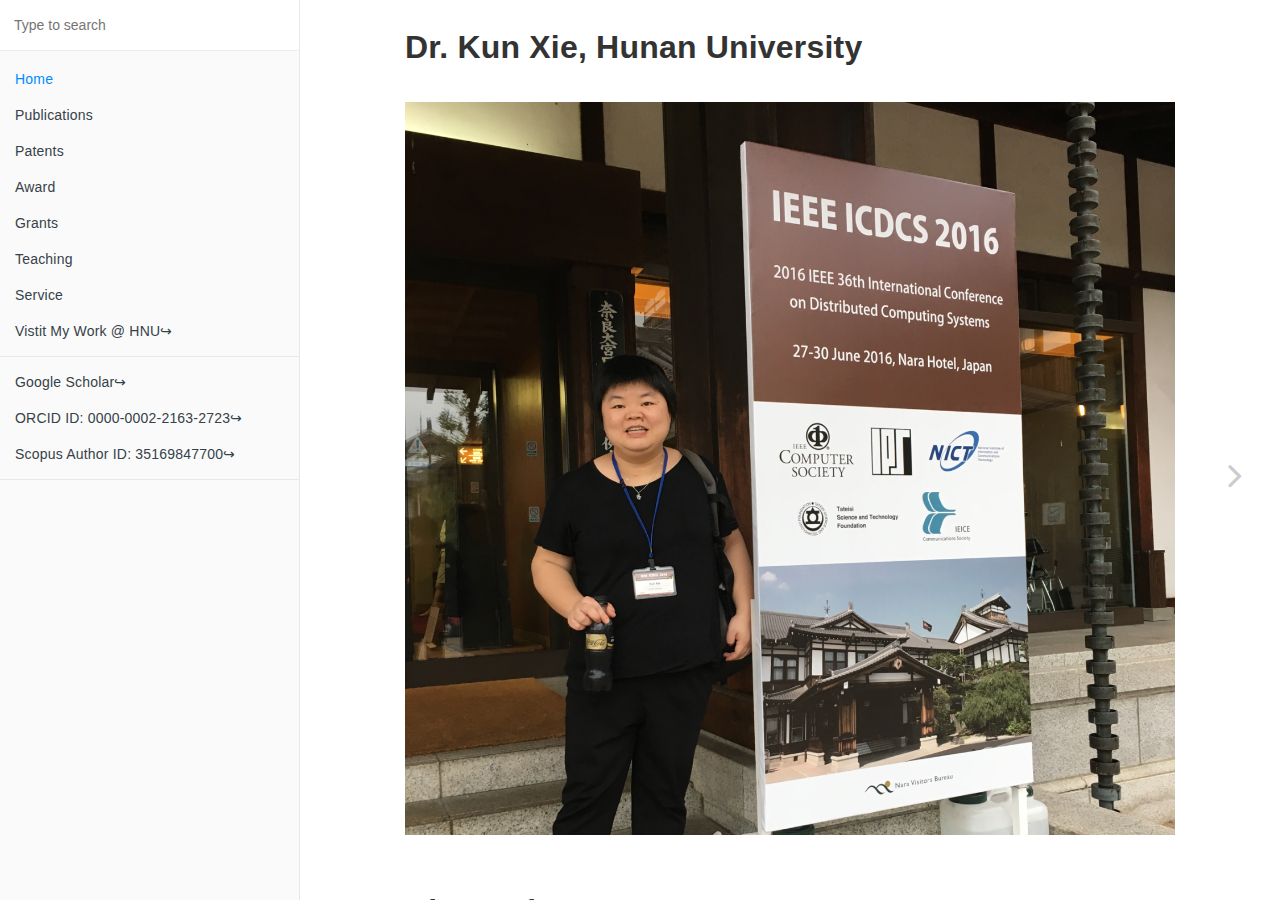
<file: index.html>
<!DOCTYPE HTML>
<html lang="" >
    <head>
        <meta charset="UTF-8">
        <meta content="text/html; charset=utf-8" http-equiv="Content-Type">
        <title>Home · Welcome to Dr.Kun Xie's Page</title>
        <meta http-equiv="X-UA-Compatible" content="IE=edge" />
        <meta name="description" content="">
        <meta name="generator" content="GitBook 3.2.3">
        <meta name="author" content="Dr.Kun Xie <cskxie@gmail.com>">
        
        
    
    <link rel="stylesheet" href="gitbook/style.css">

    
            
                
                <link rel="stylesheet" href="gitbook/gitbook-plugin-tbfed-pagefooter/footer.css">
                
            
                
                <link rel="stylesheet" href="gitbook/gitbook-plugin-highlight/website.css">
                
            
                
                <link rel="stylesheet" href="gitbook/gitbook-plugin-search/search.css">
                
            
                
                <link rel="stylesheet" href="gitbook/gitbook-plugin-fontsettings/website.css">
                
            
        

    

    
        
        <link rel="stylesheet" href="res/remove_publisher.css">
        
    

        
    
    
    <meta name="HandheldFriendly" content="true"/>
    <meta name="viewport" content="width=device-width, initial-scale=1, user-scalable=no">
    <meta name="apple-mobile-web-app-capable" content="yes">
    <meta name="apple-mobile-web-app-status-bar-style" content="black">
    <link rel="apple-touch-icon-precomposed" sizes="152x152" href="gitbook/images/apple-touch-icon-precomposed-152.png">
    <link rel="shortcut icon" href="gitbook/images/favicon.ico" type="image/x-icon">

    
    <link rel="next" href="paper.html" />
    
    

    </head>
    <body>
        
<div class="book">
    <div class="book-summary">
        
            
<div id="book-search-input" role="search">
    <input type="text" placeholder="Type to search" />
</div>

            
                <nav role="navigation">
                


<ul class="summary">
    
    

    

    
        
        
    
        <li class="chapter active" data-level="1.1" data-path="./">
            
                <a href="./">
            
                    
                    Home
            
                </a>
            

            
        </li>
    
        <li class="chapter " data-level="1.2" data-path="paper.html">
            
                <a href="paper.html">
            
                    
                    Publications
            
                </a>
            

            
        </li>
    
        <li class="chapter " data-level="1.3" data-path="patents.html">
            
                <a href="patents.html">
            
                    
                    Patents
            
                </a>
            

            
        </li>
    
        <li class="chapter " data-level="1.4" data-path="honors.html">
            
                <a href="honors.html">
            
                    
                    Award
            
                </a>
            

            
        </li>
    
        <li class="chapter " data-level="1.5" data-path="grants.html">
            
                <a href="grants.html">
            
                    
                    Grants
            
                </a>
            

            
        </li>
    
        <li class="chapter " data-level="1.6" data-path="teaching.html">
            
                <a href="teaching.html">
            
                    
                    Teaching
            
                </a>
            

            
        </li>
    
        <li class="chapter " data-level="1.7" data-path="service.html">
            
                <a href="service.html">
            
                    
                    Service
            
                </a>
            

            
        </li>
    
        <li class="chapter " data-level="1.8" >
            
                <a target="_blank" href="http://csee.hnu.edu.cn/people/xiekun">
            
                    
                    Vistit My Work @ HNU↪
            
                </a>
            

            
        </li>
    

    
        
        <li class="divider"></li>
        
        
    
        <li class="chapter " data-level="2.1" >
            
                <a target="_blank" href="https://scholar.google.com/citations?user=2cfH6_0AAAAJ&hl=zh-CN">
            
                    
                    Google Scholar↪
            
                </a>
            

            
        </li>
    
        <li class="chapter " data-level="2.2" >
            
                <a target="_blank" href="https://orcid.org/0000-0002-2163-2723">
            
                    
                    ORCID ID: 0000-0002-2163-2723↪
            
                </a>
            

            
        </li>
    
        <li class="chapter " data-level="2.3" >
            
                <a target="_blank" href="https://www.scopus.com/authid/detail.uri?authorId=35169847700">
            
                    
                    Scopus Author ID: 35169847700↪
            
                </a>
            

            
        </li>
    

    

    <li class="divider"></li>

    <li>
        <a href="https://www.gitbook.com" target="blank" class="gitbook-link">
            Published with GitBook
        </a>
    </li>
</ul>


                </nav>
            
        
    </div>

    <div class="book-body">
        
            <div class="body-inner">
                
                    

<div class="book-header" role="navigation">
    

    <!-- Title -->
    <h1>
        <i class="fa fa-circle-o-notch fa-spin"></i>
        <a href="." >Home</a>
    </h1>
</div>




                    <div class="page-wrapper" tabindex="-1" role="main">
                        <div class="page-inner">
                            
<div id="book-search-results">
    <div class="search-noresults">
    
                                <section class="normal markdown-section">
                                
                                <h1 id="dr-kun-xie-hunan-university">Dr. Kun Xie, Hunan University</h1>
<p><img src="assets/image-20181201120638246-3637198.png" alt="image-20181201120638246"></p>
<h1 id="biography">Biography</h1>
<p>Dr. Kun Xie is currently a Professor of College of Computer Science and Electronic Engineering at Hunan University, Changsha, China. She is also the Associate Dean of the Department of Computer Engineering. Her research interests include Computer Networks, Network Security, Big Data, and AI. She has co-authored 2 books, and published over 100 papers in major international journals and conference proceedings such as IEEE/ACM ToN, IEEE TMC, IEEE TC, IEEE TWC, IEEE TSC and IEEE INFOCOM&#xFF0C;IEEE ICDCS, IEEE/IFIP DSN, IEEE SECON, IEEE/ACM IWQoS. She received Best Paper Runner from IEEE ICDCS 2016.</p>
<p>Dr. Xie has directed and participated in many research and development projects and obtained grants from funding agencies such as National Natural Science Foundation of China (NSFC), Outstanding Youth Fund of Hunan Province, 863, 973, Defense research foundation of China, National Science and Technology Support Program of China. She has involved in the application of over 40 patents, among which 20 patents have been issued. Dr. Xie also receives the Young Excellent Teacher Award of Hunan Province, the Yuelu Scholar Award and the Research and Innovation  Award of Hunan University.</p>
<blockquote>
<p><strong>Research Area</strong></p>
</blockquote>
<p>Computer Networks, Network Security, Big Data, and AI</p>
<blockquote>
<p><strong>Contact me</strong></p>
</blockquote>
<p>cskxie#gmail.com / cskxie#hnu.edu.cn</p>
<blockquote>
<p><strong>For students</strong></p>
</blockquote>
<p>I am currently looking for Ph.D students doing supervised research or independent study with me at <a href="http://csee.hnu.edu.cn/" target="_blank">CSEE</a>, <a href="http://www.hnu.edu.cn/" target="_blank">Hunan University</a>. If you are a well-motivated and dedicated student pursuing a PH.D. degree related to the areas of AI, Big data, Network Security, Computer networks, and future network technologies, please feel free to contact at me.</p>
<blockquote>
<p><strong>Related Links</strong></p>
</blockquote>
<p><a href="paper.html">Selected Papers</a></p>
<p><a href="http://csee.hnu.edu.cn/people/xiekun" target="_blank">Visit my work @ HNU in Chinese (&#x4E2D;&#x6587;)</a></p>
<footer class="page-footer">Welcome to <a target="_blank" href="https://cskxie.github.io"><span class="copyright">https://cskxie.github.io  </span></a><span class="footer-modification">@
2018.12
</span></footer>
                                
                                </section>
                            
    </div>
    <div class="search-results">
        <div class="has-results">
            
            <h1 class="search-results-title"><span class='search-results-count'></span> results matching "<span class='search-query'></span>"</h1>
            <ul class="search-results-list"></ul>
            
        </div>
        <div class="no-results">
            
            <h1 class="search-results-title">No results matching "<span class='search-query'></span>"</h1>
            
        </div>
    </div>
</div>

                        </div>
                    </div>
                
            </div>

            
                
                
                <a href="paper.html" class="navigation navigation-next navigation-unique" aria-label="Next page: Publications">
                    <i class="fa fa-angle-right"></i>
                </a>
                
            
        
    </div>

    <script>
        var gitbook = gitbook || [];
        gitbook.push(function() {
            gitbook.page.hasChanged({"page":{"title":"Home","level":"1.1","depth":1,"next":{"title":"Publications","level":"1.2","depth":1,"path":"paper.md","ref":"paper.md","articles":[]},"dir":"ltr"},"config":{"plugins":["ga","tbfed-pagefooter"],"styles":{"website":"./res/remove_publisher.css"},"pluginsConfig":{"ga":{"configuration":"auto","token":"UA-130241392-1"},"tbfed-pagefooter":{"copyright":"https://cskxie.github.io","modify_label":"@","modify_format":"YYYY.MM"},"highlight":{},"search":{},"lunr":{"maxIndexSize":1000000,"ignoreSpecialCharacters":false},"sharing":{"facebook":true,"twitter":true,"google":false,"weibo":false,"instapaper":false,"vk":false,"all":["facebook","google","twitter","weibo","instapaper"]},"fontsettings":{"theme":"white","family":"sans","size":2},"theme-default":{"styles":{"website":"styles/website.css","pdf":"styles/pdf.css","epub":"styles/epub.css","mobi":"styles/mobi.css","ebook":"styles/ebook.css","print":"styles/print.css"},"showLevel":false}},"theme":"default","author":"Dr.Kun Xie <cskxie@gmail.com>","pdf":{"pageNumbers":true,"fontSize":12,"fontFamily":"Arial","paperSize":"a4","chapterMark":"pagebreak","pageBreaksBefore":"/","margin":{"right":62,"left":62,"top":56,"bottom":56}},"structure":{"langs":"LANGS.md","readme":"README.md","glossary":"GLOSSARY.md","summary":"SUMMARY.md"},"variables":{},"title":"Welcome to Dr.Kun Xie's Page","tag":"wjg","gitbook":"*","description":"Welcome to Dr.Kun Xie's Page","extension":null},"file":{"path":"README.md","mtime":"2018-12-01T09:43:24.312Z","type":"markdown"},"gitbook":{"version":"3.2.3","time":"2020-04-11T05:45:23.563Z"},"basePath":".","book":{"language":""}});
        });
    </script>
</div>

        
    <script src="gitbook/gitbook.js"></script>
    <script src="gitbook/theme.js"></script>
    
        
        <script src="gitbook/gitbook-plugin-ga/plugin.js"></script>
        
    
        
        <script src="gitbook/gitbook-plugin-search/search-engine.js"></script>
        
    
        
        <script src="gitbook/gitbook-plugin-search/search.js"></script>
        
    
        
        <script src="gitbook/gitbook-plugin-lunr/lunr.min.js"></script>
        
    
        
        <script src="gitbook/gitbook-plugin-lunr/search-lunr.js"></script>
        
    
        
        <script src="gitbook/gitbook-plugin-sharing/buttons.js"></script>
        
    
        
        <script src="gitbook/gitbook-plugin-fontsettings/fontsettings.js"></script>
        
    

    </body>
</html>
</file>
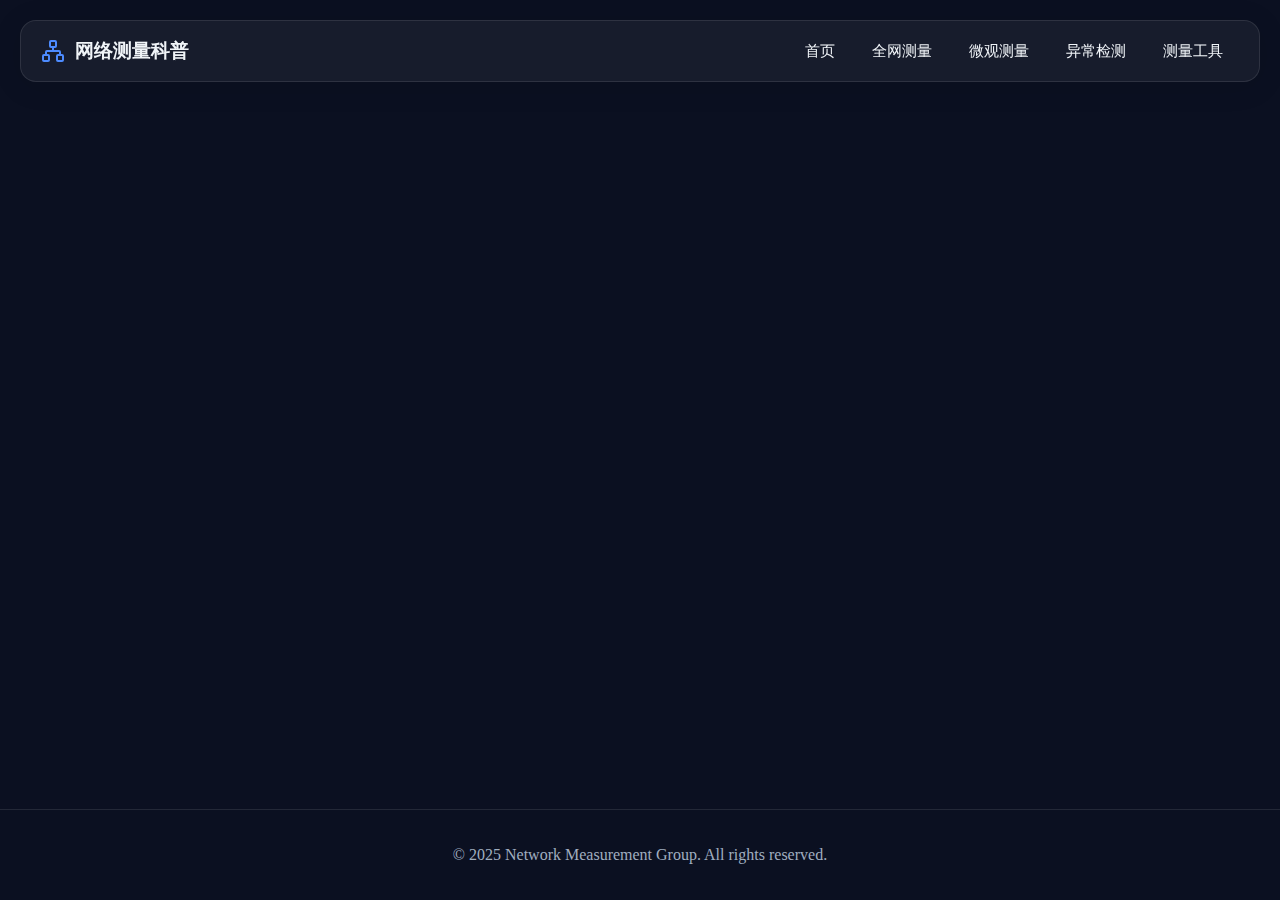
<file: network-measurement-site/index.html>
<!doctype html>
<html lang="en">
  <head>
    <meta charset="UTF-8" />
    <link rel="icon" type="image/svg+xml" href="/network-measurement-site/vite.svg" />
    <meta name="viewport" content="width=device-width, initial-scale=1.0" />
    <title>network-measurement-site</title>
    <script type="module" crossorigin src="/network-measurement-site/assets/index-Bws_wIWY.js"></script>
    <link rel="stylesheet" crossorigin href="/network-measurement-site/assets/index-CXy2iV0S.css">
  </head>
  <body>
    <div id="root"></div>
  </body>
</html>
</file>
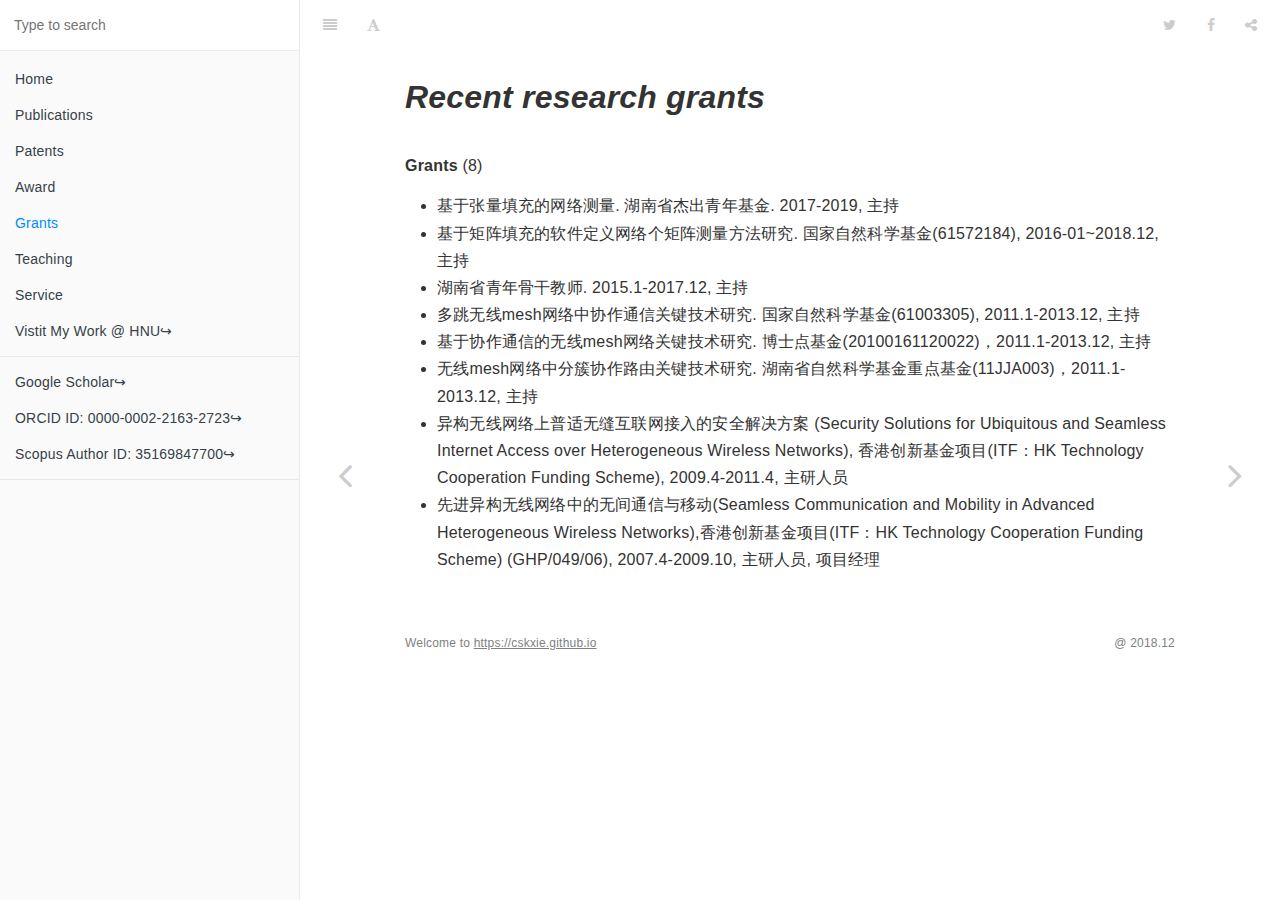
<file: grants.html>
<!DOCTYPE HTML>
<html lang="" >
    <head>
        <meta charset="UTF-8">
        <meta content="text/html; charset=utf-8" http-equiv="Content-Type">
        <title>Grants · Welcome to Dr.Kun Xie's Page</title>
        <meta http-equiv="X-UA-Compatible" content="IE=edge" />
        <meta name="description" content="">
        <meta name="generator" content="GitBook 3.2.3">
        <meta name="author" content="Dr.Kun Xie <cskxie@gmail.com>">
        
        
    
    <link rel="stylesheet" href="gitbook/style.css">

    
            
                
                <link rel="stylesheet" href="gitbook/gitbook-plugin-tbfed-pagefooter/footer.css">
                
            
                
                <link rel="stylesheet" href="gitbook/gitbook-plugin-highlight/website.css">
                
            
                
                <link rel="stylesheet" href="gitbook/gitbook-plugin-search/search.css">
                
            
                
                <link rel="stylesheet" href="gitbook/gitbook-plugin-fontsettings/website.css">
                
            
        

    

    
        
        <link rel="stylesheet" href="res/remove_publisher.css">
        
    

        
    
    
    <meta name="HandheldFriendly" content="true"/>
    <meta name="viewport" content="width=device-width, initial-scale=1, user-scalable=no">
    <meta name="apple-mobile-web-app-capable" content="yes">
    <meta name="apple-mobile-web-app-status-bar-style" content="black">
    <link rel="apple-touch-icon-precomposed" sizes="152x152" href="gitbook/images/apple-touch-icon-precomposed-152.png">
    <link rel="shortcut icon" href="gitbook/images/favicon.ico" type="image/x-icon">

    
    <link rel="next" href="teaching.html" />
    
    
    <link rel="prev" href="honors.html" />
    

    </head>
    <body>
        
<div class="book">
    <div class="book-summary">
        
            
<div id="book-search-input" role="search">
    <input type="text" placeholder="Type to search" />
</div>

            
                <nav role="navigation">
                


<ul class="summary">
    
    

    

    
        
        
    
        <li class="chapter " data-level="1.1" data-path="./">
            
                <a href="./">
            
                    
                    Home
            
                </a>
            

            
        </li>
    
        <li class="chapter " data-level="1.2" data-path="paper.html">
            
                <a href="paper.html">
            
                    
                    Publications
            
                </a>
            

            
        </li>
    
        <li class="chapter " data-level="1.3" data-path="patents.html">
            
                <a href="patents.html">
            
                    
                    Patents
            
                </a>
            

            
        </li>
    
        <li class="chapter " data-level="1.4" data-path="honors.html">
            
                <a href="honors.html">
            
                    
                    Award
            
                </a>
            

            
        </li>
    
        <li class="chapter active" data-level="1.5" data-path="grants.html">
            
                <a href="grants.html">
            
                    
                    Grants
            
                </a>
            

            
        </li>
    
        <li class="chapter " data-level="1.6" data-path="teaching.html">
            
                <a href="teaching.html">
            
                    
                    Teaching
            
                </a>
            

            
        </li>
    
        <li class="chapter " data-level="1.7" data-path="service.html">
            
                <a href="service.html">
            
                    
                    Service
            
                </a>
            

            
        </li>
    
        <li class="chapter " data-level="1.8" >
            
                <a target="_blank" href="http://csee.hnu.edu.cn/people/xiekun">
            
                    
                    Vistit My Work @ HNU↪
            
                </a>
            

            
        </li>
    

    
        
        <li class="divider"></li>
        
        
    
        <li class="chapter " data-level="2.1" >
            
                <a target="_blank" href="https://scholar.google.com/citations?user=2cfH6_0AAAAJ&hl=zh-CN">
            
                    
                    Google Scholar↪
            
                </a>
            

            
        </li>
    
        <li class="chapter " data-level="2.2" >
            
                <a target="_blank" href="https://orcid.org/0000-0002-2163-2723">
            
                    
                    ORCID ID: 0000-0002-2163-2723↪
            
                </a>
            

            
        </li>
    
        <li class="chapter " data-level="2.3" >
            
                <a target="_blank" href="https://www.scopus.com/authid/detail.uri?authorId=35169847700">
            
                    
                    Scopus Author ID: 35169847700↪
            
                </a>
            

            
        </li>
    

    

    <li class="divider"></li>

    <li>
        <a href="https://www.gitbook.com" target="blank" class="gitbook-link">
            Published with GitBook
        </a>
    </li>
</ul>


                </nav>
            
        
    </div>

    <div class="book-body">
        
            <div class="body-inner">
                
                    

<div class="book-header" role="navigation">
    

    <!-- Title -->
    <h1>
        <i class="fa fa-circle-o-notch fa-spin"></i>
        <a href="." >Grants</a>
    </h1>
</div>




                    <div class="page-wrapper" tabindex="-1" role="main">
                        <div class="page-inner">
                            
<div id="book-search-results">
    <div class="search-noresults">
    
                                <section class="normal markdown-section">
                                
                                <h1 id="recent-research-grants"><em>Recent research grants</em></h1>
<p><strong>Grants</strong> (8)</p>
<ul>
<li>&#x57FA;&#x4E8E;&#x5F20;&#x91CF;&#x586B;&#x5145;&#x7684;&#x7F51;&#x7EDC;&#x6D4B;&#x91CF;. &#x6E56;&#x5357;&#x7701;&#x6770;&#x51FA;&#x9752;&#x5E74;&#x57FA;&#x91D1;. 2017-2019, &#x4E3B;&#x6301;</li>
<li>&#x57FA;&#x4E8E;&#x77E9;&#x9635;&#x586B;&#x5145;&#x7684;&#x8F6F;&#x4EF6;&#x5B9A;&#x4E49;&#x7F51;&#x7EDC;&#x4E2A;&#x77E9;&#x9635;&#x6D4B;&#x91CF;&#x65B9;&#x6CD5;&#x7814;&#x7A76;. &#x56FD;&#x5BB6;&#x81EA;&#x7136;&#x79D1;&#x5B66;&#x57FA;&#x91D1;(61572184), 2016-01~2018.12, &#x4E3B;&#x6301;</li>
<li>&#x6E56;&#x5357;&#x7701;&#x9752;&#x5E74;&#x9AA8;&#x5E72;&#x6559;&#x5E08;. 2015.1-2017.12, &#x4E3B;&#x6301;</li>
<li>&#x591A;&#x8DF3;&#x65E0;&#x7EBF;mesh&#x7F51;&#x7EDC;&#x4E2D;&#x534F;&#x4F5C;&#x901A;&#x4FE1;&#x5173;&#x952E;&#x6280;&#x672F;&#x7814;&#x7A76;. &#x56FD;&#x5BB6;&#x81EA;&#x7136;&#x79D1;&#x5B66;&#x57FA;&#x91D1;(61003305), 2011.1-2013.12, &#x4E3B;&#x6301;</li>
<li>&#x57FA;&#x4E8E;&#x534F;&#x4F5C;&#x901A;&#x4FE1;&#x7684;&#x65E0;&#x7EBF;mesh&#x7F51;&#x7EDC;&#x5173;&#x952E;&#x6280;&#x672F;&#x7814;&#x7A76;. &#x535A;&#x58EB;&#x70B9;&#x57FA;&#x91D1;(20100161120022)&#xFF0C;2011.1-2013.12, &#x4E3B;&#x6301;</li>
<li>&#x65E0;&#x7EBF;mesh&#x7F51;&#x7EDC;&#x4E2D;&#x5206;&#x7C07;&#x534F;&#x4F5C;&#x8DEF;&#x7531;&#x5173;&#x952E;&#x6280;&#x672F;&#x7814;&#x7A76;. &#x6E56;&#x5357;&#x7701;&#x81EA;&#x7136;&#x79D1;&#x5B66;&#x57FA;&#x91D1;&#x91CD;&#x70B9;&#x57FA;&#x91D1;(11JJA003)&#xFF0C;2011.1-2013.12, &#x4E3B;&#x6301;</li>
<li>&#x5F02;&#x6784;&#x65E0;&#x7EBF;&#x7F51;&#x7EDC;&#x4E0A;&#x666E;&#x9002;&#x65E0;&#x7F1D;&#x4E92;&#x8054;&#x7F51;&#x63A5;&#x5165;&#x7684;&#x5B89;&#x5168;&#x89E3;&#x51B3;&#x65B9;&#x6848; (Security Solutions for Ubiquitous and Seamless Internet Access over Heterogeneous Wireless Networks), &#x9999;&#x6E2F;&#x521B;&#x65B0;&#x57FA;&#x91D1;&#x9879;&#x76EE;(ITF&#xFF1A;HK Technology Cooperation Funding Scheme), 2009.4-2011.4, &#x4E3B;&#x7814;&#x4EBA;&#x5458;</li>
<li>&#x5148;&#x8FDB;&#x5F02;&#x6784;&#x65E0;&#x7EBF;&#x7F51;&#x7EDC;&#x4E2D;&#x7684;&#x65E0;&#x95F4;&#x901A;&#x4FE1;&#x4E0E;&#x79FB;&#x52A8;(Seamless Communication and Mobility in Advanced Heterogeneous Wireless Networks),&#x9999;&#x6E2F;&#x521B;&#x65B0;&#x57FA;&#x91D1;&#x9879;&#x76EE;(ITF&#xFF1A;HK Technology Cooperation Funding Scheme) (GHP/049/06), 2007.4-2009.10, &#x4E3B;&#x7814;&#x4EBA;&#x5458;, &#x9879;&#x76EE;&#x7ECF;&#x7406;</li>
</ul>
<footer class="page-footer">Welcome to <a target="_blank" href="https://cskxie.github.io"><span class="copyright">https://cskxie.github.io  </span></a><span class="footer-modification">@
2018.12
</span></footer>
                                
                                </section>
                            
    </div>
    <div class="search-results">
        <div class="has-results">
            
            <h1 class="search-results-title"><span class='search-results-count'></span> results matching "<span class='search-query'></span>"</h1>
            <ul class="search-results-list"></ul>
            
        </div>
        <div class="no-results">
            
            <h1 class="search-results-title">No results matching "<span class='search-query'></span>"</h1>
            
        </div>
    </div>
</div>

                        </div>
                    </div>
                
            </div>

            
                
                <a href="honors.html" class="navigation navigation-prev " aria-label="Previous page: Award">
                    <i class="fa fa-angle-left"></i>
                </a>
                
                
                <a href="teaching.html" class="navigation navigation-next " aria-label="Next page: Teaching">
                    <i class="fa fa-angle-right"></i>
                </a>
                
            
        
    </div>

    <script>
        var gitbook = gitbook || [];
        gitbook.push(function() {
            gitbook.page.hasChanged({"page":{"title":"Grants","level":"1.5","depth":1,"next":{"title":"Teaching","level":"1.6","depth":1,"path":"teaching.md","ref":"teaching.md","articles":[]},"previous":{"title":"Award","level":"1.4","depth":1,"path":"honors.md","ref":"honors.md","articles":[]},"dir":"ltr"},"config":{"plugins":["ga","tbfed-pagefooter"],"styles":{"website":"./res/remove_publisher.css"},"pluginsConfig":{"ga":{"configuration":"auto","token":"UA-130241392-1"},"tbfed-pagefooter":{"copyright":"https://cskxie.github.io","modify_label":"@","modify_format":"YYYY.MM"},"highlight":{},"search":{},"lunr":{"maxIndexSize":1000000,"ignoreSpecialCharacters":false},"sharing":{"facebook":true,"twitter":true,"google":false,"weibo":false,"instapaper":false,"vk":false,"all":["facebook","google","twitter","weibo","instapaper"]},"fontsettings":{"theme":"white","family":"sans","size":2},"theme-default":{"styles":{"website":"styles/website.css","pdf":"styles/pdf.css","epub":"styles/epub.css","mobi":"styles/mobi.css","ebook":"styles/ebook.css","print":"styles/print.css"},"showLevel":false}},"theme":"default","author":"Dr.Kun Xie <cskxie@gmail.com>","pdf":{"pageNumbers":true,"fontSize":12,"fontFamily":"Arial","paperSize":"a4","chapterMark":"pagebreak","pageBreaksBefore":"/","margin":{"right":62,"left":62,"top":56,"bottom":56}},"structure":{"langs":"LANGS.md","readme":"README.md","glossary":"GLOSSARY.md","summary":"SUMMARY.md"},"variables":{},"title":"Welcome to Dr.Kun Xie's Page","tag":"wjg","gitbook":"*","description":"Welcome to Dr.Kun Xie's Page","extension":null},"file":{"path":"grants.md","mtime":"2018-12-02T08:35:55.282Z","type":"markdown"},"gitbook":{"version":"3.2.3","time":"2020-04-11T05:45:23.563Z"},"basePath":".","book":{"language":""}});
        });
    </script>
</div>

        
    <script src="gitbook/gitbook.js"></script>
    <script src="gitbook/theme.js"></script>
    
        
        <script src="gitbook/gitbook-plugin-ga/plugin.js"></script>
        
    
        
        <script src="gitbook/gitbook-plugin-search/search-engine.js"></script>
        
    
        
        <script src="gitbook/gitbook-plugin-search/search.js"></script>
        
    
        
        <script src="gitbook/gitbook-plugin-lunr/lunr.min.js"></script>
        
    
        
        <script src="gitbook/gitbook-plugin-lunr/search-lunr.js"></script>
        
    
        
        <script src="gitbook/gitbook-plugin-sharing/buttons.js"></script>
        
    
        
        <script src="gitbook/gitbook-plugin-fontsettings/fontsettings.js"></script>
        
    

    </body>
</html>
</file>
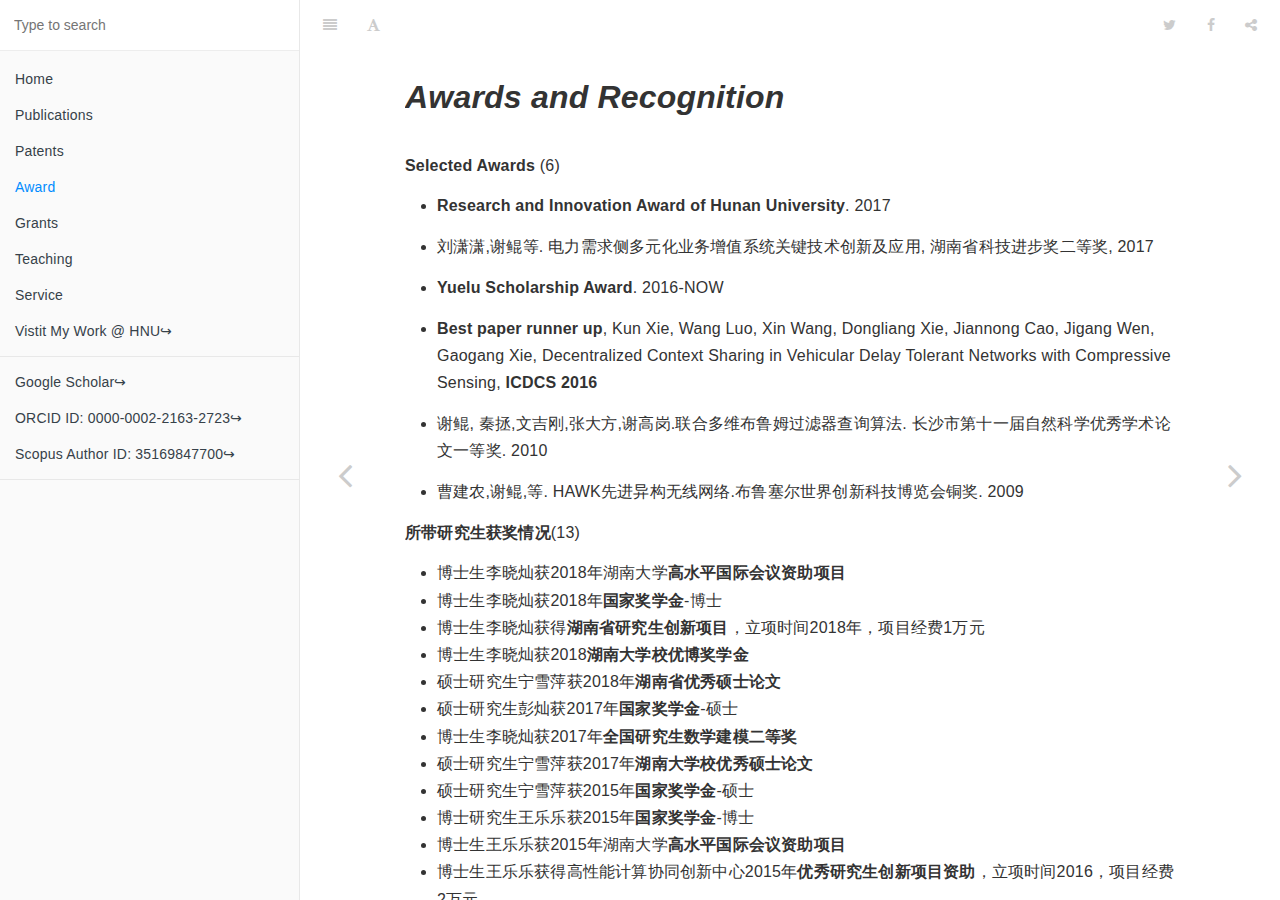
<file: honors.html>
<!DOCTYPE HTML>
<html lang="" >
    <head>
        <meta charset="UTF-8">
        <meta content="text/html; charset=utf-8" http-equiv="Content-Type">
        <title>Award · Welcome to Dr.Kun Xie's Page</title>
        <meta http-equiv="X-UA-Compatible" content="IE=edge" />
        <meta name="description" content="">
        <meta name="generator" content="GitBook 3.2.3">
        <meta name="author" content="Dr.Kun Xie <cskxie@gmail.com>">
        
        
    
    <link rel="stylesheet" href="gitbook/style.css">

    
            
                
                <link rel="stylesheet" href="gitbook/gitbook-plugin-tbfed-pagefooter/footer.css">
                
            
                
                <link rel="stylesheet" href="gitbook/gitbook-plugin-highlight/website.css">
                
            
                
                <link rel="stylesheet" href="gitbook/gitbook-plugin-search/search.css">
                
            
                
                <link rel="stylesheet" href="gitbook/gitbook-plugin-fontsettings/website.css">
                
            
        

    

    
        
        <link rel="stylesheet" href="res/remove_publisher.css">
        
    

        
    
    
    <meta name="HandheldFriendly" content="true"/>
    <meta name="viewport" content="width=device-width, initial-scale=1, user-scalable=no">
    <meta name="apple-mobile-web-app-capable" content="yes">
    <meta name="apple-mobile-web-app-status-bar-style" content="black">
    <link rel="apple-touch-icon-precomposed" sizes="152x152" href="gitbook/images/apple-touch-icon-precomposed-152.png">
    <link rel="shortcut icon" href="gitbook/images/favicon.ico" type="image/x-icon">

    
    <link rel="next" href="grants.html" />
    
    
    <link rel="prev" href="patents.html" />
    

    </head>
    <body>
        
<div class="book">
    <div class="book-summary">
        
            
<div id="book-search-input" role="search">
    <input type="text" placeholder="Type to search" />
</div>

            
                <nav role="navigation">
                


<ul class="summary">
    
    

    

    
        
        
    
        <li class="chapter " data-level="1.1" data-path="./">
            
                <a href="./">
            
                    
                    Home
            
                </a>
            

            
        </li>
    
        <li class="chapter " data-level="1.2" data-path="paper.html">
            
                <a href="paper.html">
            
                    
                    Publications
            
                </a>
            

            
        </li>
    
        <li class="chapter " data-level="1.3" data-path="patents.html">
            
                <a href="patents.html">
            
                    
                    Patents
            
                </a>
            

            
        </li>
    
        <li class="chapter active" data-level="1.4" data-path="honors.html">
            
                <a href="honors.html">
            
                    
                    Award
            
                </a>
            

            
        </li>
    
        <li class="chapter " data-level="1.5" data-path="grants.html">
            
                <a href="grants.html">
            
                    
                    Grants
            
                </a>
            

            
        </li>
    
        <li class="chapter " data-level="1.6" data-path="teaching.html">
            
                <a href="teaching.html">
            
                    
                    Teaching
            
                </a>
            

            
        </li>
    
        <li class="chapter " data-level="1.7" data-path="service.html">
            
                <a href="service.html">
            
                    
                    Service
            
                </a>
            

            
        </li>
    
        <li class="chapter " data-level="1.8" >
            
                <a target="_blank" href="http://csee.hnu.edu.cn/people/xiekun">
            
                    
                    Vistit My Work @ HNU↪
            
                </a>
            

            
        </li>
    

    
        
        <li class="divider"></li>
        
        
    
        <li class="chapter " data-level="2.1" >
            
                <a target="_blank" href="https://scholar.google.com/citations?user=2cfH6_0AAAAJ&hl=zh-CN">
            
                    
                    Google Scholar↪
            
                </a>
            

            
        </li>
    
        <li class="chapter " data-level="2.2" >
            
                <a target="_blank" href="https://orcid.org/0000-0002-2163-2723">
            
                    
                    ORCID ID: 0000-0002-2163-2723↪
            
                </a>
            

            
        </li>
    
        <li class="chapter " data-level="2.3" >
            
                <a target="_blank" href="https://www.scopus.com/authid/detail.uri?authorId=35169847700">
            
                    
                    Scopus Author ID: 35169847700↪
            
                </a>
            

            
        </li>
    

    

    <li class="divider"></li>

    <li>
        <a href="https://www.gitbook.com" target="blank" class="gitbook-link">
            Published with GitBook
        </a>
    </li>
</ul>


                </nav>
            
        
    </div>

    <div class="book-body">
        
            <div class="body-inner">
                
                    

<div class="book-header" role="navigation">
    

    <!-- Title -->
    <h1>
        <i class="fa fa-circle-o-notch fa-spin"></i>
        <a href="." >Award</a>
    </h1>
</div>




                    <div class="page-wrapper" tabindex="-1" role="main">
                        <div class="page-inner">
                            
<div id="book-search-results">
    <div class="search-noresults">
    
                                <section class="normal markdown-section">
                                
                                <h1 id="awards-and-recognition"><em>Awards and Recognition</em></h1>
<p><strong>Selected Awards</strong> (6)</p>
<ul>
<li><p><strong>Research and Innovation  Award of Hunan University</strong>. 2017</p>
</li>
<li><p>&#x5218;&#x6F47;&#x6F47;,&#x8C22;&#x9CB2;&#x7B49;. &#x7535;&#x529B;&#x9700;&#x6C42;&#x4FA7;&#x591A;&#x5143;&#x5316;&#x4E1A;&#x52A1;&#x589E;&#x503C;&#x7CFB;&#x7EDF;&#x5173;&#x952E;&#x6280;&#x672F;&#x521B;&#x65B0;&#x53CA;&#x5E94;&#x7528;, &#x6E56;&#x5357;&#x7701;&#x79D1;&#x6280;&#x8FDB;&#x6B65;&#x5956;&#x4E8C;&#x7B49;&#x5956;, 2017</p>
</li>
<li><p><strong>Yuelu Scholarship Award</strong>. 2016-NOW</p>
</li>
<li><p><strong>Best paper runner up</strong>, Kun Xie, Wang Luo, Xin Wang, Dongliang Xie, Jiannong Cao, Jigang Wen, Gaogang Xie, Decentralized Context Sharing in Vehicular Delay Tolerant Networks with Compressive Sensing, <strong>ICDCS 2016</strong></p>
</li>
<li><p>&#x8C22;&#x9CB2;, &#x79E6;&#x62EF;,&#x6587;&#x5409;&#x521A;,&#x5F20;&#x5927;&#x65B9;,&#x8C22;&#x9AD8;&#x5C97;.&#x8054;&#x5408;&#x591A;&#x7EF4;&#x5E03;&#x9C81;&#x59C6;&#x8FC7;&#x6EE4;&#x5668;&#x67E5;&#x8BE2;&#x7B97;&#x6CD5;. &#x957F;&#x6C99;&#x5E02;&#x7B2C;&#x5341;&#x4E00;&#x5C4A;&#x81EA;&#x7136;&#x79D1;&#x5B66;&#x4F18;&#x79C0;&#x5B66;&#x672F;&#x8BBA;&#x6587;&#x4E00;&#x7B49;&#x5956;. 2010</p>
</li>
<li><p>&#x66F9;&#x5EFA;&#x519C;,&#x8C22;&#x9CB2;,&#x7B49;. HAWK&#x5148;&#x8FDB;&#x5F02;&#x6784;&#x65E0;&#x7EBF;&#x7F51;&#x7EDC;.&#x5E03;&#x9C81;&#x585E;&#x5C14;&#x4E16;&#x754C;&#x521B;&#x65B0;&#x79D1;&#x6280;&#x535A;&#x89C8;&#x4F1A;&#x94DC;&#x5956;. 2009</p>
</li>
</ul>
<p><strong>&#x6240;&#x5E26;&#x7814;&#x7A76;&#x751F;&#x83B7;&#x5956;&#x60C5;&#x51B5;</strong>(13)</p>
<ul>
<li>&#x535A;&#x58EB;&#x751F;&#x674E;&#x6653;&#x707F;&#x83B7;2018&#x5E74;&#x6E56;&#x5357;&#x5927;&#x5B66;<strong>&#x9AD8;&#x6C34;&#x5E73;&#x56FD;&#x9645;&#x4F1A;&#x8BAE;&#x8D44;&#x52A9;&#x9879;&#x76EE;</strong></li>
<li>&#x535A;&#x58EB;&#x751F;&#x674E;&#x6653;&#x707F;&#x83B7;2018&#x5E74;<strong>&#x56FD;&#x5BB6;&#x5956;&#x5B66;&#x91D1;</strong>-&#x535A;&#x58EB;</li>
<li>&#x535A;&#x58EB;&#x751F;&#x674E;&#x6653;&#x707F;&#x83B7;&#x5F97;<strong>&#x6E56;&#x5357;&#x7701;&#x7814;&#x7A76;&#x751F;&#x521B;&#x65B0;&#x9879;&#x76EE;</strong>&#xFF0C;&#x7ACB;&#x9879;&#x65F6;&#x95F4;2018&#x5E74;&#xFF0C;&#x9879;&#x76EE;&#x7ECF;&#x8D39;1&#x4E07;&#x5143;</li>
<li>&#x535A;&#x58EB;&#x751F;&#x674E;&#x6653;&#x707F;&#x83B7;2018<strong>&#x6E56;&#x5357;&#x5927;&#x5B66;&#x6821;&#x4F18;&#x535A;&#x5956;&#x5B66;&#x91D1;</strong></li>
<li>&#x7855;&#x58EB;&#x7814;&#x7A76;&#x751F;&#x5B81;&#x96EA;&#x840D;&#x83B7;2018&#x5E74;<strong>&#x6E56;&#x5357;&#x7701;&#x4F18;&#x79C0;&#x7855;&#x58EB;&#x8BBA;&#x6587;</strong></li>
<li>&#x7855;&#x58EB;&#x7814;&#x7A76;&#x751F;&#x5F6D;&#x707F;&#x83B7;2017&#x5E74;<strong>&#x56FD;&#x5BB6;&#x5956;&#x5B66;&#x91D1;</strong>-&#x7855;&#x58EB;</li>
<li>&#x535A;&#x58EB;&#x751F;&#x674E;&#x6653;&#x707F;&#x83B7;2017&#x5E74;<strong>&#x5168;&#x56FD;&#x7814;&#x7A76;&#x751F;&#x6570;&#x5B66;&#x5EFA;&#x6A21;&#x4E8C;&#x7B49;&#x5956;</strong></li>
<li>&#x7855;&#x58EB;&#x7814;&#x7A76;&#x751F;&#x5B81;&#x96EA;&#x840D;&#x83B7;2017&#x5E74;<strong>&#x6E56;&#x5357;&#x5927;&#x5B66;&#x6821;&#x4F18;&#x79C0;&#x7855;&#x58EB;&#x8BBA;&#x6587;</strong></li>
<li>&#x7855;&#x58EB;&#x7814;&#x7A76;&#x751F;&#x5B81;&#x96EA;&#x840D;&#x83B7;2015&#x5E74;<strong>&#x56FD;&#x5BB6;&#x5956;&#x5B66;&#x91D1;</strong>-&#x7855;&#x58EB;</li>
<li>&#x535A;&#x58EB;&#x7814;&#x7A76;&#x751F;&#x738B;&#x4E50;&#x4E50;&#x83B7;2015&#x5E74;<strong>&#x56FD;&#x5BB6;&#x5956;&#x5B66;&#x91D1;</strong>-&#x535A;&#x58EB;</li>
<li>&#x535A;&#x58EB;&#x751F;&#x738B;&#x4E50;&#x4E50;&#x83B7;2015&#x5E74;&#x6E56;&#x5357;&#x5927;&#x5B66;<strong>&#x9AD8;&#x6C34;&#x5E73;&#x56FD;&#x9645;&#x4F1A;&#x8BAE;&#x8D44;&#x52A9;&#x9879;&#x76EE;</strong></li>
<li>&#x535A;&#x58EB;&#x751F;&#x738B;&#x4E50;&#x4E50;&#x83B7;&#x5F97;&#x9AD8;&#x6027;&#x80FD;&#x8BA1;&#x7B97;&#x534F;&#x540C;&#x521B;&#x65B0;&#x4E2D;&#x5FC3;2015&#x5E74;<strong>&#x4F18;&#x79C0;&#x7814;&#x7A76;&#x751F;&#x521B;&#x65B0;&#x9879;&#x76EE;&#x8D44;&#x52A9;</strong>&#xFF0C;&#x7ACB;&#x9879;&#x65F6;&#x95F4;2016&#xFF0C;&#x9879;&#x76EE;&#x7ECF;&#x8D39;2&#x4E07;&#x5143;</li>
<li>&#x7855;&#x58EB;&#x7814;&#x7A76;&#x751F;&#x5218;&#x53F6;&#x83B7;2013&#x5E74;<strong>&#x56FD;&#x5BB6;&#x5956;&#x5B66;&#x91D1;</strong>-&#x7855;&#x58EB;</li>
</ul>
<footer class="page-footer">Welcome to <a target="_blank" href="https://cskxie.github.io"><span class="copyright">https://cskxie.github.io  </span></a><span class="footer-modification">@
2019.01
</span></footer>
                                
                                </section>
                            
    </div>
    <div class="search-results">
        <div class="has-results">
            
            <h1 class="search-results-title"><span class='search-results-count'></span> results matching "<span class='search-query'></span>"</h1>
            <ul class="search-results-list"></ul>
            
        </div>
        <div class="no-results">
            
            <h1 class="search-results-title">No results matching "<span class='search-query'></span>"</h1>
            
        </div>
    </div>
</div>

                        </div>
                    </div>
                
            </div>

            
                
                <a href="patents.html" class="navigation navigation-prev " aria-label="Previous page: Patents">
                    <i class="fa fa-angle-left"></i>
                </a>
                
                
                <a href="grants.html" class="navigation navigation-next " aria-label="Next page: Grants">
                    <i class="fa fa-angle-right"></i>
                </a>
                
            
        
    </div>

    <script>
        var gitbook = gitbook || [];
        gitbook.push(function() {
            gitbook.page.hasChanged({"page":{"title":"Award","level":"1.4","depth":1,"next":{"title":"Grants","level":"1.5","depth":1,"path":"grants.md","ref":"grants.md","articles":[]},"previous":{"title":"Patents","level":"1.3","depth":1,"path":"patents.md","ref":"patents.md","articles":[]},"dir":"ltr"},"config":{"plugins":["ga","tbfed-pagefooter"],"styles":{"website":"./res/remove_publisher.css"},"pluginsConfig":{"ga":{"configuration":"auto","token":"UA-130241392-1"},"tbfed-pagefooter":{"copyright":"https://cskxie.github.io","modify_label":"@","modify_format":"YYYY.MM"},"highlight":{},"search":{},"lunr":{"maxIndexSize":1000000,"ignoreSpecialCharacters":false},"sharing":{"facebook":true,"twitter":true,"google":false,"weibo":false,"instapaper":false,"vk":false,"all":["facebook","google","twitter","weibo","instapaper"]},"fontsettings":{"theme":"white","family":"sans","size":2},"theme-default":{"styles":{"website":"styles/website.css","pdf":"styles/pdf.css","epub":"styles/epub.css","mobi":"styles/mobi.css","ebook":"styles/ebook.css","print":"styles/print.css"},"showLevel":false}},"theme":"default","author":"Dr.Kun Xie <cskxie@gmail.com>","pdf":{"pageNumbers":true,"fontSize":12,"fontFamily":"Arial","paperSize":"a4","chapterMark":"pagebreak","pageBreaksBefore":"/","margin":{"right":62,"left":62,"top":56,"bottom":56}},"structure":{"langs":"LANGS.md","readme":"README.md","glossary":"GLOSSARY.md","summary":"SUMMARY.md"},"variables":{},"title":"Welcome to Dr.Kun Xie's Page","tag":"wjg","gitbook":"*","description":"Welcome to Dr.Kun Xie's Page","extension":null},"file":{"path":"honors.md","mtime":"2019-01-02T01:49:20.962Z","type":"markdown"},"gitbook":{"version":"3.2.3","time":"2020-04-11T05:45:23.563Z"},"basePath":".","book":{"language":""}});
        });
    </script>
</div>

        
    <script src="gitbook/gitbook.js"></script>
    <script src="gitbook/theme.js"></script>
    
        
        <script src="gitbook/gitbook-plugin-ga/plugin.js"></script>
        
    
        
        <script src="gitbook/gitbook-plugin-search/search-engine.js"></script>
        
    
        
        <script src="gitbook/gitbook-plugin-search/search.js"></script>
        
    
        
        <script src="gitbook/gitbook-plugin-lunr/lunr.min.js"></script>
        
    
        
        <script src="gitbook/gitbook-plugin-lunr/search-lunr.js"></script>
        
    
        
        <script src="gitbook/gitbook-plugin-sharing/buttons.js"></script>
        
    
        
        <script src="gitbook/gitbook-plugin-fontsettings/fontsettings.js"></script>
        
    

    </body>
</html>
</file>
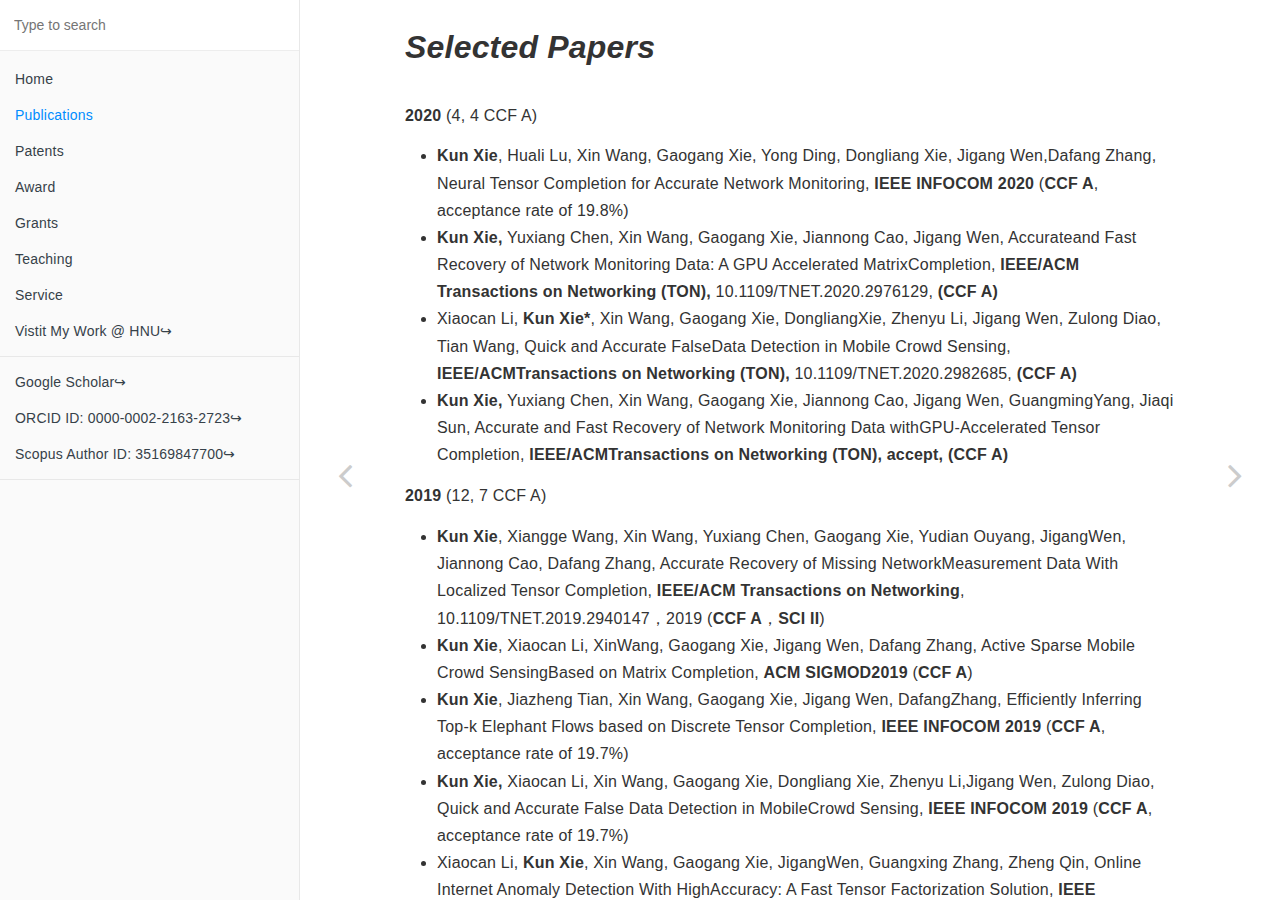
<file: paper.html>
<!DOCTYPE HTML>
<html lang="" >
    <head>
        <meta charset="UTF-8">
        <meta content="text/html; charset=utf-8" http-equiv="Content-Type">
        <title>Publications · Welcome to Dr.Kun Xie's Page</title>
        <meta http-equiv="X-UA-Compatible" content="IE=edge" />
        <meta name="description" content="">
        <meta name="generator" content="GitBook 3.2.3">
        <meta name="author" content="Dr.Kun Xie <cskxie@gmail.com>">
        
        
    
    <link rel="stylesheet" href="gitbook/style.css">

    
            
                
                <link rel="stylesheet" href="gitbook/gitbook-plugin-tbfed-pagefooter/footer.css">
                
            
                
                <link rel="stylesheet" href="gitbook/gitbook-plugin-highlight/website.css">
                
            
                
                <link rel="stylesheet" href="gitbook/gitbook-plugin-search/search.css">
                
            
                
                <link rel="stylesheet" href="gitbook/gitbook-plugin-fontsettings/website.css">
                
            
        

    

    
        
        <link rel="stylesheet" href="res/remove_publisher.css">
        
    

        
    
    
    <meta name="HandheldFriendly" content="true"/>
    <meta name="viewport" content="width=device-width, initial-scale=1, user-scalable=no">
    <meta name="apple-mobile-web-app-capable" content="yes">
    <meta name="apple-mobile-web-app-status-bar-style" content="black">
    <link rel="apple-touch-icon-precomposed" sizes="152x152" href="gitbook/images/apple-touch-icon-precomposed-152.png">
    <link rel="shortcut icon" href="gitbook/images/favicon.ico" type="image/x-icon">

    
    <link rel="next" href="patents.html" />
    
    
    <link rel="prev" href="./" />
    

    </head>
    <body>
        
<div class="book">
    <div class="book-summary">
        
            
<div id="book-search-input" role="search">
    <input type="text" placeholder="Type to search" />
</div>

            
                <nav role="navigation">
                


<ul class="summary">
    
    

    

    
        
        
    
        <li class="chapter " data-level="1.1" data-path="./">
            
                <a href="./">
            
                    
                    Home
            
                </a>
            

            
        </li>
    
        <li class="chapter active" data-level="1.2" data-path="paper.html">
            
                <a href="paper.html">
            
                    
                    Publications
            
                </a>
            

            
        </li>
    
        <li class="chapter " data-level="1.3" data-path="patents.html">
            
                <a href="patents.html">
            
                    
                    Patents
            
                </a>
            

            
        </li>
    
        <li class="chapter " data-level="1.4" data-path="honors.html">
            
                <a href="honors.html">
            
                    
                    Award
            
                </a>
            

            
        </li>
    
        <li class="chapter " data-level="1.5" data-path="grants.html">
            
                <a href="grants.html">
            
                    
                    Grants
            
                </a>
            

            
        </li>
    
        <li class="chapter " data-level="1.6" data-path="teaching.html">
            
                <a href="teaching.html">
            
                    
                    Teaching
            
                </a>
            

            
        </li>
    
        <li class="chapter " data-level="1.7" data-path="service.html">
            
                <a href="service.html">
            
                    
                    Service
            
                </a>
            

            
        </li>
    
        <li class="chapter " data-level="1.8" >
            
                <a target="_blank" href="http://csee.hnu.edu.cn/people/xiekun">
            
                    
                    Vistit My Work @ HNU↪
            
                </a>
            

            
        </li>
    

    
        
        <li class="divider"></li>
        
        
    
        <li class="chapter " data-level="2.1" >
            
                <a target="_blank" href="https://scholar.google.com/citations?user=2cfH6_0AAAAJ&hl=zh-CN">
            
                    
                    Google Scholar↪
            
                </a>
            

            
        </li>
    
        <li class="chapter " data-level="2.2" >
            
                <a target="_blank" href="https://orcid.org/0000-0002-2163-2723">
            
                    
                    ORCID ID: 0000-0002-2163-2723↪
            
                </a>
            

            
        </li>
    
        <li class="chapter " data-level="2.3" >
            
                <a target="_blank" href="https://www.scopus.com/authid/detail.uri?authorId=35169847700">
            
                    
                    Scopus Author ID: 35169847700↪
            
                </a>
            

            
        </li>
    

    

    <li class="divider"></li>

    <li>
        <a href="https://www.gitbook.com" target="blank" class="gitbook-link">
            Published with GitBook
        </a>
    </li>
</ul>


                </nav>
            
        
    </div>

    <div class="book-body">
        
            <div class="body-inner">
                
                    

<div class="book-header" role="navigation">
    

    <!-- Title -->
    <h1>
        <i class="fa fa-circle-o-notch fa-spin"></i>
        <a href="." >Publications</a>
    </h1>
</div>




                    <div class="page-wrapper" tabindex="-1" role="main">
                        <div class="page-inner">
                            
<div id="book-search-results">
    <div class="search-noresults">
    
                                <section class="normal markdown-section">
                                
                                <h1 id="selected-papers"><em>Selected Papers</em></h1>
<p><strong>2020</strong> (4, 4 CCF A)</p>
<ul>
<li><strong>Kun Xie</strong>, Huali Lu, Xin Wang, Gaogang Xie, Yong Ding, Dongliang Xie, Jigang Wen,Dafang Zhang, Neural Tensor Completion for Accurate Network Monitoring, <strong>IEEE INFOCOM 2020</strong> (<strong>CCF A</strong>, acceptance rate of 19.8%)</li>
<li><strong>Kun Xie,</strong> Yuxiang Chen, Xin Wang, Gaogang Xie, Jiannong Cao, Jigang Wen, Accurateand Fast Recovery of Network Monitoring Data: A GPU Accelerated MatrixCompletion, <strong>IEEE/ACM Transactions on Networking (TON),</strong> 10.1109/TNET.2020.2976129, <strong>(CCF A)</strong></li>
<li>Xiaocan Li, <strong>Kun Xie*</strong>, Xin Wang, Gaogang Xie, DongliangXie, Zhenyu Li, Jigang Wen, Zulong Diao, Tian Wang, Quick and Accurate FalseData Detection in Mobile Crowd Sensing, <strong>IEEE/ACMTransactions on Networking (TON),</strong> 10.1109/TNET.2020.2982685, <strong>(CCF A)</strong></li>
<li><strong>Kun Xie,</strong> Yuxiang Chen, Xin Wang, Gaogang Xie, Jiannong Cao, Jigang Wen, GuangmingYang, Jiaqi Sun, Accurate and Fast Recovery of Network Monitoring Data withGPU-Accelerated Tensor Completion, <strong>IEEE/ACMTransactions on Networking (TON), accept, (CCF A)</strong></li>
</ul>
<p><strong>2019</strong> (12, 7 CCF A)</p>
<ul>
<li><strong>Kun Xie</strong>, Xiangge Wang, Xin Wang, Yuxiang Chen, Gaogang Xie, Yudian Ouyang, JigangWen, Jiannong Cao, Dafang Zhang, Accurate Recovery of Missing NetworkMeasurement Data With Localized Tensor Completion, <strong>IEEE/ACM Transactions on Networking</strong>, 10.1109/TNET.2019.2940147&#xFF0C;2019 (<strong>CCF A</strong>&#xFF0C;<strong>SCI II</strong>)</li>
<li><strong>Kun Xie</strong>, Xiaocan Li, XinWang, Gaogang Xie, Jigang Wen, Dafang Zhang, Active Sparse Mobile Crowd SensingBased on Matrix Completion, <strong>ACM SIGMOD2019</strong> (<strong>CCF A</strong>)</li>
<li><strong>Kun Xie</strong>, Jiazheng Tian, Xin Wang, Gaogang Xie, Jigang Wen, DafangZhang, Efficiently Inferring Top-k Elephant Flows based on Discrete Tensor Completion, <strong>IEEE INFOCOM 2019</strong> (<strong>CCF A</strong>, acceptance rate of 19.7%)</li>
<li><strong>Kun Xie,</strong> Xiaocan Li, Xin Wang, Gaogang Xie, Dongliang Xie, Zhenyu Li,Jigang Wen, Zulong Diao, Quick and Accurate False Data Detection in MobileCrowd Sensing, <strong>IEEE INFOCOM 2019</strong> (<strong>CCF A</strong>, acceptance rate of 19.7%)</li>
<li>Xiaocan Li, <strong>Kun Xie</strong>, Xin Wang, Gaogang Xie, JigangWen, Guangxing Zhang, Zheng Qin, Online Internet Anomaly Detection With HighAccuracy: A Fast Tensor Factorization Solution, <strong>IEEE INFOCOM 2019</strong> (<strong>CCF A</strong>, acceptance rate of 19.7%)</li>
<li><strong>Kun Xie</strong>, Xiangge Wang, Xin Wang,Yuxiang Chen, Gaogang Xie, Yudian Ouyang, Jigang Wen, Jiannong Cao, DafangZhang, Accurate Recovery of Missing Network Measurement Data WithLocalized Tensor Completion, <strong>IEEE/ACM Transactions on Networking</strong>,(<strong>CCF A</strong>&#xFF0C;<strong>SCI II</strong>) accepted</li>
<li>Zulong Diao,XinWang, Dafang Zhang, Yingru Liu, <strong>KunXie</strong>, Shaoyao He, Dynamic Spatial-Temporal Graph Convolutional NeuralNetworks for Traffic Forecasting, In Thirty-Third AAAI Conference on ArtificialIntelligence (<strong>AAAI</strong>) 2019&#xFF0C;(<strong>CCF A</strong>, acceptancerate of 16.2%)</li>
<li><strong>Kun Xie</strong>, Xuhui Zhou, Thabo Semong, Shiming He, Multi-SourceMulticast Routing with QoS Constraints in Network Function Virtualization, <strong>IEEE ICC 2019</strong>, (<strong>CCF C</strong>)</li>
<li>Ilyas Benmessahel, <strong>KunXie</strong>, Mouna Chellal, Thabo Semong, A new evolutionary neural networks based on intrusion detection systems usinglocust swarm optimization, <strong>Evolutionary Intelligence</strong>, 2019, 12(2), 131-146 (<strong>SCI II</strong>)</li>
<li>Shiming He, <strong>Kun Xie</strong>, Kexin Xie, Chuan Xu and JinWang, Interference-aware Multi-source Transmission in Multi-radio andMulti-channel Wireless Network, <strong>IEEE system journal</strong>, accepted 2019 (<strong>SCI II</strong>)</li>
<li>Dan Chen, Wei Li, <strong>Kun Xie</strong>, Thabo Semong, Dafang Zhang,Shiming He, Baolin Sun, Path Splitted and Energy Efficient Virtual NetworkFunction Chains Embedding, IEEE Access, DOI: 10.1109/ACCESS.2019.2921734 (<strong>SCI II</strong>)</li>
<li>Wei Li, TianyunZhang, Dafang Zhang, Yupeng Hu, <strong>Kun Xie</strong>,Ting Zhu, Data Temperature-Aware Bloom Filters for Flash-Based Storage, HPCC 2019 (<strong>CCF C</strong>)</li>
</ul>
<p><strong>2018</strong> (12, 5 CCF A)</p>
<ul>
<li><strong>Kun Xie</strong>, Lele Wang, Xin Wang, Gaogang Xie, Jigang Wen, Guangxing Zhang, Jiannong Cao, Dafang Zhang, Accurate Recovery of Internet Traffic Data: A Sequential Tensor Completion Approach, <strong>IEEE/ACM Transactions on Networking</strong>, 2018, 26(2): 793 - 806, <strong>(CCF A&#xFF0C;SCI II)</strong></li>
<li><strong>Kun Xie,</strong> Can Peng, Xin Wang, Gaogang Xie, Jigang Wen, Jiannong Cao, Dafang Zhang, Zheng Qin, Accurate Recovery of Internet Traffic Data Under Variable Rate Measurements, <strong>IEEE/ACM Transactions on Networking</strong>, 2018, vol. 26, no. 3, pp. 1137-1150, <strong>(CCF A&#xFF0C;SCI II)</strong></li>
<li><strong>Kun Xie</strong>, Xiaocao Li, Xin Wang, Jiannong Cao, Gaogang Xie, Jigang Wen, Dafang Zhang, Zheng Qin, On-line Anomaly Detection with High Accuracy, <strong>IEEE/ACM Transactions on Networking</strong>, 2018, vol. 26, no. 3, pp. 1222-1235, <strong>(CCF A&#xFF0C;SCI II)</strong></li>
<li><strong>Kun Xie,</strong> Lele Wang, Xin Wang, Gaogang Xie, Jigang Wen, Low Cost and High Accuracy Data Gathering in WSNs with Matrix Completion<strong>, IEEE Transactions on Mobile Computing,</strong> 2018,17(7): 1595-1608 <strong>(CCF A&#xFF0C;SCI II)</strong></li>
<li><strong>Kun Xie,</strong> Xiaocan Li, Xin Wang, Gaogang Xie, Jigang Wen, Dafang Zhang, Graph based Tensor Recovery For Accurate Internet Anomaly Detection, <strong>IEEE INFOCOM 2018</strong> (<strong>CCF A</strong>, acceptance rate of 19.2%)</li>
<li><strong>Kun Xie</strong>, Heng Tao, Xin Wang, Gaogang Xie, Jigang Wen, Jiannong Cao, Zheng Qin, Divide And Conquer For Fast SRLG Disjoint Routing, <strong>IEEE/IFIP DSN 2018</strong> (<strong>CCF B</strong>, acceptance rate of 28%)</li>
<li><strong>Kun Xie,</strong> Yuxiang Chen, Xin Wang, Gaogang Xie, Jigang Wen, Dafang Zhang, Local Tensor Completion Based on Locality Sensitive Hashing, IEEE ICDE 2018</li>
<li>Zulong Diao, Dafang Zhang, Xin Wang, <strong>Kun Xie</strong>, Shaoyao He, Xin Lu, and Yanbiao Li, A Hybrid Model For Short-Term TrafficVolume Prediction In Massive Transportation Systems, <strong>IEEE Transactions on Intelligent Transportation Systems</strong>, 10.1109/TITS.2018.2841800, (<strong>CCF B&#xFF0C;SCI II)</strong></li>
<li>Shiming He, <strong>Kun Xie</strong>, Weiwei Chen, Dafang Zhang, Jigang Wen, Energy-Aware Routing for SWIPT in Multi-Hop Energy-Constrained Wireless Network, <strong>IEEE Access</strong>, 2018, 17996-18008 (<strong>SCI II</strong>)</li>
<li>Lele Wang, <strong>Kun Xie</strong>, Thabo Semong, Huibin Zhou, Missing Data Recovery Based On Tensor-CUR Decomposition, <strong>IEEE Access</strong>, 2018, 532-544 (<strong>SCI II</strong>)</li>
<li>Xinheng Wang, Chuan Xu, Guofeng Zhao, <strong>Kun Xie</strong>, Shui Yu, Efficient Performance Monitoring for Ubiquitous Virtual Networks Based on Matrix Completion, <strong>IEEE Access</strong>, 2018, 14524 &#x2013; 14536 (<strong>SCI II</strong>)</li>
<li>Thabo Semong, <strong>Kun Xie</strong>, Xuhui Zhou, Hemant Kumar Singh, Zhetao Li, Delay Bounded Multi-Source Multicast in Software-Defined Networking, Electronics, 2018,7(1)</li>
</ul>
<p><strong>2017</strong> (12)</p>
<ul>
<li><strong>Kun Xie,</strong> Can Peng, Xin Wang, Gaogang Xie, Jigang Wen, Accurate Recovery of Internet Traffic Data Under Dynamic Measurements, <strong>INFOCOM 2017</strong> (<strong>CCF A</strong>, acceptance rate of 20.93%)</li>
<li>Gaogang Xie, <strong>Kun Xie</strong>, Jun Huang, Xin Wang, Yuxiang Chen, Jigang Wen, Fast Low-Rank Matrix Approximation with Locality Sensitive Hashing for Quick Anomaly Detection, <strong>INFOCOM 2017</strong> (<strong>CCF A</strong>, acceptance rate of 20.93%)</li>
<li><strong>Kun Xie</strong>, Xiaocan Li, Xin Wang, Gaogang Xie, Jigang Wen, Jiannong Cao, Dafang Zhang, Fast Tensor Factorization for Accurate Internet Anomaly Detection, <strong>IEEE/ACM Transactions on Networking,</strong> 2017,25(6):3794 - 3807 <strong>(CCF A&#xFF0C;SCI II)</strong></li>
<li><strong>Kun Xie</strong>, Xueping Ning, Xin Wang, Dongliang Xie, Jiannong Cao, Gaogang Xie, Jigang Wen, Recover Corrupted Data in Sensor Networks: A Matrix Completion Solution, <strong>IEEE Transactions on Mobile Computing</strong>, 2017, 16(5): 1434-1448<strong>(CCF A&#xFF0C;SCI II)</strong></li>
<li><strong>Kun Xie,</strong> Xin Wang, Gaogang Xie, Jiannong Cao, Dongliang Xie, Yuqin Ji, Jigang Wen, Distributed Multi-Dimensional Pricing for Efficient Application Offloading in Mobile Cloud Computing, <strong>IEEE Transactions on Services Computing</strong>, DOI 10.1109/TSC.2016.2642182 <strong>(CCF B)</strong></li>
<li><strong>Kun Xie</strong>, Xueping Ning, Xin Wang, Shiming He, Zuoting Ning, Xiaoxiao Liu, Jigang Wen, Zheng Qin, An Efficient Privacy-Preserving Compressive Data Gathering Scheme in WSNs, <strong>Information Sciences,</strong> 2017,390: 82-94 <strong>(CCF B&#xFF0C;SCI II)</strong></li>
<li>Ilyas Benmessahel, <strong>Kun Xie</strong>, Mouna Chellal, A new evolutionary neural networks based on intrusion detection systems using multiverse optimization, <strong>Applied Intelligence,</strong> 2017, 1-13 <strong>(CCF C&#xFF0C;SCI III)</strong></li>
<li>Huibin Zhou, Dafang Zhang, <strong>Kun Xie</strong>, Accurate Traffic Matrix Completion based on Multi-Gaussian Models, <strong>Computer Communications</strong>, 2017, 102: 165-176 (<strong>CCF C</strong>)</li>
<li>Shiming He, Weini Zeng, <strong>Kun Xie</strong>, Hongming Yang, Mingyong Lai, Xin Su&#xFF0C;PPNC: Privacy Preserving Scheme for Random Linear Network Coding in Smart Grid&#xFF0C;<strong>KSII Transactions on Internet and Information Systems, 2017, 11(3)</strong></li>
<li>Shiming He, <strong>Kun Xie</strong>, Weiwei Chen, Dafang Zhang, Simultaneous Wireless Information and Power Transfer for Multi-hop Energy-constrained Wireless Network<strong>, WASA 2017 (CCF C)</strong></li>
<li>Zhe Zheng, <strong>Kun Xie</strong>, Shiming He, Jun Deng. A Multi-objective Optimization Scheduling Method Based on the Improved Differential Evolution Algorithm in Cloud Computing, International Conference on Cloud Computing and Security. Springer, Cham, 2017: 226-238.</li>
<li>Zhang Ji, Zhang Dafang, <strong>Xie Kun</strong>, Qiao Hong, HE Shi-ming, A VMIMO-based Cooperative Routing Algorithm for Maximizing Network Lifetime, <strong>China Communications,</strong> 2017, 14(4): 20-34<strong>,(SCI)</strong></li>
</ul>
<p><strong>2016</strong>(16)</p>
<ul>
<li><strong>KunXie,</strong> Xin Wang, Jigang Wen, Jiannong Cao, &quot;Cooperative Routing with Relay Assignment in Multi-radio Multihop Wireless Networks&quot;, <strong>IEEE/ACM Transactions on Networking (TON)</strong>, 2016, 24(2): 859-872 (<strong>CCF A</strong>,<strong>SCI II</strong>)</li>
<li><strong>Kun Xie</strong>, Xin Wang, Xueli Liu, Jigang Wen, Jiannong Cao, Interference-aware Cooperative Communication in Multi-radio Multi-channel Wireless Networks, <strong>IEEE Transactions on Computers</strong>, 2016, 65(5): 1528-1542 (<strong>CCF A</strong>, <strong>SCI</strong>) </li>
<li><strong>Kun Xie</strong>, Lele Wang, Xin Wang, Gaogang Xie, JigangWen, Guangxing Zhang, Accurate Recovery of Internet Traffic Data: A Tensor Completion Approach, <strong>Infocom 2016</strong> (<strong>CCF A</strong>, acceptance rate of 18.25%)</li>
<li><strong>Kun Xie</strong>, Wang Luo, Xin Wang, Dongliang Xie, Jiannong Cao, Jigang Wen, Gaogang Xie, Decentralized Context Sharing in Vehicular Delay Tolerant Networks with Compressive Sensing, <strong>ICDCS 2016</strong> (<strong>CCF B</strong>, acceptance rate of 16.7%, <strong>Best paper runner up</strong>)</li>
<li><strong>Kun Xie</strong>, Xin Wang, Wei Li, Zhe Zheng, Gaogang Xie, Jigang Wen, Bloom-Filter-Based Profile Matching for Proximity-based Mobile Social Networking, <strong>SECON 2016</strong> (<strong>CCF B,</strong> acceptance rate of 26.3%)</li>
<li><strong>Kun Xie,</strong> Jiannong Cao, Xin Wang, Jigang Wen, Pre-scheduled Handoff for Service-aware and Seamless Internet Access, <strong>Computer Networks</strong> (<strong>CCF B</strong>), 110 (2016) 324&#x2013;337</li>
<li>Zuoting Ning, Dafang Zhang, <strong>Kun Xie</strong>, Xiaan Bi, A novel secure coding-based approach for multi-cast transmission, <strong>IEEE HPCC 2016</strong> (CCF C)</li>
<li>Shiming He, <strong>Kun Xie</strong>, Kexin Xie, Zhetao Li, Chuan Xu, Interference-aware Multi-source Transmission, <strong>IEEE ISPA 2016</strong> (CCF C)</li>
<li>Shiming He, Ying Li, <strong>Kun Xie</strong>, Weini Zeng, Privacy-preserving kNN Query in Mobile Sensing Systems, <strong>IEEE ICPADS 2016</strong> (CCF C)</li>
<li>Zuoting Ning, Dafang Zhang<em>, <strong>Kun Xie</strong>, An approach of anti-eavesdropping linear network coding in wireless network, <em>*IEEE ICPADS 2016</em></em> (CCF C)</li>
<li>Huibin Zhou, Dafang Zhang, <strong>Kun Xie</strong>, Yuxiang Chen, Robust Spatio-Temporal Tensor Recovery for Internet Traffic Data, <strong>IEEE ISPA 2016</strong> (CCF C)</li>
<li>Hong Qiao, Dafang Zhang, <strong>Kun Xie</strong>, Ji Zhang, Shiming He, Power-bandwidth aware cooperative routing in multi-radio multi-channel wireless network, <strong>IEEE ISPA 2016</strong> (CCF C)</li>
<li>Da-fang ZHANG, Dan CHEN, Yan-biao LI, <strong>Kun XIE</strong>, Tong SHEN, A splitting-after-merging approach to multi-FIB compression and fast refactoring in virtual routers, <strong>Frontiers of Information Technology &amp; Electronic Engineering</strong>, 2016,17(12): 1266-1274(<strong>SCI</strong>)</li>
<li>Yi Zheng, Dafang Zhang, <strong>Kun Xie</strong>, USING USER-ITEM SUB-BLOCK TO IMPROVE RECOMMENDATION SYSTEMS, <strong>Intelligent Automation and Soft Computing special issue on &#x201C;Intelligent Networks and Communications of Intelligent Automation and Soft Computing&#x201D;</strong>, accept (<strong>SCI</strong>)</li>
<li>&#x5F20;&#x7EE7;, &#x5F20;&#x5927;&#x65B9;, <strong>&#x8C22;&#x9CB2;</strong>, &#x4F55;&#x65BD;&#x8317;, &#x4E54;&#x5B8F;, &#x4E00;&#x79CD;&#x57FA;&#x4E8E;&#x6F14;&#x5316;&#x535A;&#x5F08;&#x7684;&#x5206;&#x7C07;&#x534F;&#x4F5C;&#x8DEF;&#x7531;&#x7B97;&#x6CD5;, &#x7535;&#x5B50;&#x5B66;&#x62A5;, 2016.9.1, 44(9): 2158~2163</li>
<li>&#x4E54;&#x5B8F;, &#x5F20;&#x5927;&#x65B9;, <strong>&#x8C22;&#x9CB2;</strong>, &#x4F55;&#x65BD;&#x8317;, &#x5F20;&#x7EE7;, &#x591A;&#x5C04;&#x9891;&#x65E0;&#x7EBF;mesh&#x7F51;&#x4E2D;&#x7684;&#x8054;&#x5408;&#x534F;&#x4F5C;&#x8DEF;&#x7531;&#x4E0E;&#x4FE1;&#x9053;&#x5206;&#x914D;&#x7B97;&#x6CD5;, &#x7535;&#x5B50;&#x5B66;&#x62A5;, 2016.6.1, 44(6):1400~1405</li>
</ul>
<p><strong>2015</strong> (16)</p>
<ul>
<li><strong>Kun Xie</strong>, Lele Wang, Xin Wang, Gaogang Xie, Guangxing Zhang, DongliangXie, Jigang Wen, Sequential and Adaptive Sampling for Matrix Completion in Network Monitoring Systems, <strong>Infocom 2015</strong> (<strong>CCF A</strong>, acceptance rate of 19%)</li>
<li><strong>Kun Xie</strong>, Kexin Xie, Shiming He, Daqiang Zhang, Jigang Wen, JaimeLloret, Busy Tone Based Channel Access Control for Cooperative Communication, <strong>Transactions on Emerging Telecommunications Technologies</strong>, 2015, 26(10): 1173-1188.</li>
<li>Kun Xie, Wang Luo, Xin Wang, Lele Wang, Jigang Wen, Road Condition Gathering With Vehicular DTN, Infocom workshop on SmartCity 2015</li>
<li>ZhouHuibin&#xFF0C;Dafang Zhang&#xFF0C;<strong>Kun Xie</strong>&#xFF0C;Yuxiang Chen&#xFF0C;Spatio-Temporal Tensor Completion for Imputing Missing Internet Traffic Data&#xFF0C;<strong>IEEE IPCCC</strong> 2015 (CCF C)</li>
<li>Ying Li, <strong>Kun Xie</strong>, Xin Wang, Pushing towards the Limit of SamplingRate: Adaptive Chasing Sampling, <strong>IEEE MASS</strong> 2015 (CCF C)</li>
<li><strong>Kun Xie</strong>, Xueping Ning, Xin Wang, Jigang Wen, Xiaoxiao Liu, Shiming He, Daqiang Zhang, An Efficient Privacy-Preserving Compressive Data Gathering Scheme in WSNs, <strong>ICA3PP</strong> 2015 (CCF C)</li>
<li>Shiming He, <strong>Kun Xie</strong> and Weini Zeng, Privacy preserving for Network coding in Smart Grid, <strong>ICA3PP</strong> 2015 (CCF C)</li>
<li>Shiming He, <strong>Kun Xie</strong> and Dafang Zhang, Completion time-aware Flow Scheduling in Heterogeneous Networks, <strong>ICA3PP</strong> 2015 (CCF C)</li>
<li>Hong Qiao, Dafang Zhang, <strong>Kun Xie</strong>, Ji Zhang, Shiming He, A Distributed Joint Cooperative Routing and Channel Assignment in Multi-radio Wireless Mesh Network, <strong>ICA3PP</strong> 2015 (CCF C)</li>
<li>Guo Li, Dafang Zhang, <strong>Kun Xie</strong>, Tanlong Huang and Yanbiao Li, A GPU Based Fast Community Detection Implementation for Social Network, <strong>ICA3PP</strong> 2015 (CCF C)</li>
<li>Yi Zheng, Dafang Zhang, <strong>Kun Xie</strong>, An Intimacy-based Algorithm for Social Network Community Detection, <strong>ICA3PP</strong> 2015 (CCF C)</li>
<li>Zuoting Ning, Dafang Zhang, <strong>Kun Xie</strong>, A Group XOR-ing Coding Strategy Based on Wireless Network Overhearing, <strong>ICA3PP</strong> 2015 (CCF C)</li>
<li>Yi Zheng, Dafang Zhang, <strong>Kun Xie</strong>, A Geography-Intimacy-Based Algorithm for Data Forwarding in Mobile Social Networks, to appear <strong>Chinese Journal of Electronics</strong> 2015,(SCI)</li>
<li>&#x4E54;&#x5B8F;,&#x5F20;&#x5927;&#x65B9;,<strong>&#x8C22;&#x9CB2;</strong>,&#x4F55;&#x65BD;&#x8317;,&#x5F20;&#x7EE7;.&#x4E00;&#x79CD;&#x5206;&#x5E03;&#x5F0F;&#x7684;&#x591A;&#x7F51;&#x5173;&#x65E0;&#x7EBF;mesh&#x7F51;&#x516C;&#x5E73;&#x534F;&#x4F5C;&#x8DEF;&#x7531;&#x7B97;&#x6CD5;,<strong>&#x901A;&#x4FE1;&#x5B66;&#x62A5;</strong>&#xFF0C;2015,36(2):2015046(&#x5B66;&#x79D1;&#x56FD;&#x5185;&#x91CD;&#x70B9;&#x671F;&#x520A;)</li>
<li>&#x674E;&#x73AE;, &#x5F20;&#x5927;&#x65B9;, <strong>&#x8C22;&#x9CB2;</strong>, &#x9ECE;&#x6587;&#x4F1F;, &#x4F55;&#x6770;. &#x4E00;&#x79CD;&#x9762;&#x5411;&#x95EA;&#x5B58;&#x952E;&#x503C;&#x5B58;&#x50A8;&#x7684;&#x77E9;&#x9635;&#x7D22;&#x5F15;&#x5E03;&#x9C81;&#x59C6;&#x8FC7;&#x6EE4;&#x5668;. <strong>&#x8BA1;&#x7B97;&#x673A;&#x7814;&#x7A76;&#x4E0E;&#x53D1;&#x5C55;</strong>, 2015,52(5):1210~1222(&#x5B66;&#x79D1;&#x56FD;&#x5185;&#x91CD;&#x70B9;&#x671F;&#x520A;)</li>
<li>&#x674E;&#x73AE;, &#x5F20;&#x5927;&#x65B9;, &#x9EC4;&#x6606;, <strong>&#x8C22;&#x9CB2;</strong>.&#x9762;&#x5411;&#x5927;&#x6570;&#x636E;&#x5904;&#x7406;&#x7684;&#x9AD8;&#x7CBE;&#x5EA6;&#x591A;&#x7EF4;&#x8BA1;&#x6570;&#x5E03;&#x9C81;&#x59C6;&#x8FC7;&#x6EE4;&#x5668;. <strong>&#x7535;&#x5B50;&#x5B66;&#x62A5;</strong>.2015,43(4):652~657(&#x5B66;&#x79D1;&#x56FD;&#x5185;&#x91CD;&#x70B9;&#x671F;&#x520A;)</li>
</ul>
<p><strong>2014</strong> (11)</p>
<ul>
<li><strong>Kun Xie</strong>, Lele Wang, Xin Wang, Jigang Wen, Gaogang Xie, Learning from the Past: Intelligent On-Line Weather Monitoring based on Matrix Completion, <strong>ICDCS</strong> 2014 (CCF B, acceptance rate of 13%)</li>
<li><strong>Kun Xie</strong>, Ling Wang, Xueli Liu, Jigang Wen, Jiannong Cao, Cooperative Routing with Relay Assignment in Multi-radio Multi-hop Wireless Networks, <strong>IWQoS </strong>2014(CCF B, acceptance ratio of 23.8%)</li>
<li>He Shiming, Zhang Dafang, <strong>Xie Kun</strong>, Qiao Hong, Zhang ji. Channel Aware Opportunistic Routing in Multi-radio Multi-channel Wireless Mesh Network.  <strong>Journal of Computer Science and Technology</strong>&#xFF0C;2014&#xFF0C;29(3): 487-501 (<strong>SCI,CCF B</strong>)</li>
<li><strong>Kun Xie</strong>, Hui Li, Xin Wang, Shiming He, Jigang Wen, Mohsen Guizani. Routing and Channel Assignment in Wireless Cooperative Networks. <strong>IWCMC</strong> 2014(acceptance ratio of 34%)</li>
<li><strong>&#x8C22;&#x9CB2;</strong>,&#x8C22;&#x53EF;&#x6B23;,&#x6587;&#x5409;&#x521A;,&#x4F55;&#x65BD;&#x8317;.&#x9762;&#x5411;&#x534F;&#x4F5C;&#x901A;&#x4FE1;&#x7684;&#x5FD9;&#x97F3;&#x4FE1;&#x9053;&#x63A5;&#x5165;&#x673A;&#x5236;&#xFF0C;<strong>&#x7535;&#x5B50;&#x6D4B;&#x91CF;&#x4E0E;&#x4EEA;&#x5668;&#x5B66;&#x62A5;</strong>,2014,28(10):1062-1073(&#x5B66;&#x79D1;&#x56FD;&#x5185;&#x91CD;&#x70B9;&#x671F;&#x520A;)</li>
<li><strong>Kun Xie</strong>, Ye Liu, Jigang Wen, Shiming He. CVMIMOR: Cooperative Virtual MIMO Routing in Wireless Networks. <strong>International Journal of Wireless and Mobile Computing</strong>, 2014,7(2),171-179</li>
<li>Huibin Zhou, Dafang Zhang, <strong>Kun Xie</strong>, Data Reconstruction in Internet Traffic Matrix, <strong>China Communications</strong>,2014,11(7):1-12 (SCI)</li>
<li>Shiming He, Dafang Zhang, <strong>Kun Xie</strong>, Ji Zhang, Hong Qiao. Opportunistic Routing for Multiple Multicast flows in Wireless Mesh Networks. <strong>International Journal of Wireless and Mobile Computing</strong>, 2014,17(1),84-92</li>
<li>Shiming He, Dafang Zhang, <strong>Kun Xie</strong>, Ji Zhang, Hong Qiao. JORCA: Joint Opportunistic Routing and Channel Assignment. <strong>International Journal of Embedded Systems</strong>, 2014,6( 2/3): 148-158</li>
<li>Zuoting Ning, Dafang Zhang, <strong>Xie Kun</strong>, Youpeng Li, Dingli Liu. Network coding overhearing management policies based on data packet switching and sorting algorithm. <strong>smartcomp</strong> 2014</li>
<li><p>&#x4F55;&#x65BD;&#x8317;,&#x5F20;&#x5927;&#x65B9;,<strong>&#x8C22;&#x9CB2;</strong>,&#x5F20;&#x7EE7;,&#x4E54;&#x5B8F;.&#x591A;&#x5E76;&#x53D1;&#x6D41;&#x65E0;&#x7EBF;&#x7F51;&#x72B6;&#x7F51;&#x4E2D;&#x7684;&#x673A;&#x4F1A;&#x8DEF;&#x7531;&#x7B97;&#x6CD5;. <strong>&#x7535;&#x5B50;&#x5B66;&#x62A5;</strong>. 2014,42(5):1004-1008 (&#x5B66;&#x79D1;&#x56FD;&#x5185;&#x91CD;&#x70B9;&#x671F;&#x520A;)
<strong>2013</strong> (6)</p>
</li>
<li><p><strong>Kun Xie</strong>, Jiannong Cao, Xin Wang, Jigang Wen. Optimal Resource Allocation for Reliable and Energy Efficient Cooperative Communications. <strong>IEEE Transactions on Wireless Communications</strong>, 2013,12(10),4994-5007 (<strong>CCF B, SCI II</strong>)</p>
</li>
<li><strong>Kun Xie</strong>, Jiannong Cao, Jigang Wen. Optimal Relay Assignment and Power Allocation for Cooperative Communications. <strong>Journal of Computer Science andTechnology</strong>,2013, 28(2): 343-356 (<strong>CCF B, SCI II</strong>)</li>
<li><strong>Kun Xie</strong>, Yuqin Ji, Jigang Wen, Shiming He. Stackelberg Game Based Pricing Mechanism for QoS Aware Resource Allocation in Wireless Networks. <strong>International Journal of Advancements in Computing Technology</strong>,2013,5(9):1035-1043</li>
<li><strong>Kun Xie</strong>, Jiannong Cao, Jigang Wen. Distributed Load Balancing Algorithm for Fast Tag Reading. <strong>International Journal of Parallel, Emergent and Distributed Systems</strong>. 2013,28(5):434-448</li>
<li><strong>&#x8C22;&#x9CB2;</strong>,&#x6BB5;&#x7533;&#x7433;,&#x6587;&#x5409;&#x521A;,&#x4F55;&#x65BD;&#x8317;.&#x57FA;&#x4E8E;&#x535A;&#x5F08;&#x7684;&#x534F;&#x4F5C;&#x8DEF;&#x7531;&#x7B97;&#x6CD5;,<strong>&#x901A;&#x4FE1;&#x5B66;&#x62A5;</strong>, 2013, 34(z1):44-57(&#x5B66;&#x79D1;&#x56FD;&#x5185;&#x91CD;&#x70B9;&#x671F;&#x520A;)</li>
<li>Shiming He, Dafang Zhang, <strong>Kun Xie</strong>, Ji Zhang, Hong Qiao. Joint Opportunistic Routing Selection and Channel Assignment in multi-radio multi-channel WMNs.  <strong>Proceedings of  The 11th IEEE/IFIP International Conference on Embedded and Ubiquitous Computing (EUC-13)</strong>, Zhangjiajie, China,November13-15,2013</li>
</ul>
<p><strong>2012</strong> (8)</p>
<ul>
<li><strong>Kun Xie</strong>, Mengying Fu. A Coalition Game Based Relay Selection Algorithm for Cooperation Communications. <strong>International Journal of Advancements in Computing Technology</strong>. 2012,4(11):132-140</li>
<li>Xia-an Bi, Da-fang Zhang, <strong>Kun Xie</strong>, Yi Zheng, &quot;Reinforcement Learning Algorithm for Supporting Virtual Routers on Multiprocessor System&quot;, <strong>IJACT: International Journal of Advancements in Computing Technology</strong>, Vol. 4, No. 5, pp. 172 ~ 180, 2012</li>
<li>&#x7530;&#x5C0F;&#x6885;, &#x5F20;&#x5927;&#x65B9;, <strong>&#x8C22;&#x9CB2;</strong>, &#x80E1;  &#x707F;, &#x6768;&#x6653;&#x6CE2;, &#x53F2;&#x957F;&#x743C;. &#x57FA;&#x4E8E;&#x8BA1;&#x6570;&#x5E03;&#x9C81;&#x59C6;&#x8FC7;&#x6EE4;&#x5668;&#x7684;&#x96C6;&#x5408;&#x8C03;&#x548C;&#x7B97;&#x6CD5;. <strong>&#x901A;&#x4FE1;&#x5B66;&#x62A5;</strong>,2012,8,pp.119 ~ 127(&#x5B66;&#x79D1;&#x56FD;&#x5185;&#x91CD;&#x70B9;&#x671F;&#x520A;)</li>
<li>Shiming He, Dafang Zhang, <strong>Kun Xie</strong>, Xiaan Bi, Hong Qiao, ji Zhang, and Bin Zeng.A Candidate Forwarder Set based Channel Assignment for opportunistic routing in Multi-Radio Wireless Mesh Networks. <strong>CWSN</strong>2012.12</li>
<li>Shiming He, Dafang Zhang, <strong>Kun Xie</strong>, Hong Qiao and Ji Zhang. A Distributed Low-complexity Channel Assignment for Opportunistic Routing. <strong>China Communications</strong>. 2012.11,9-22 (SCI)</li>
<li>&#x6587;&#x5409;&#x521A;,<strong>&#x8C22;&#x9CB2;</strong>,&#x8C22;&#x9AD8;&#x5C97;&#xFF0C;&#x5F20;&#x5E7F;&#x5174;&#xFF0C;&#x674E;&#x4EC1;&#x53D1;. &#x57FA;&#x4E8E;&#x5206;&#x7C07;P2P&#x7684;&#x6D41;&#x5A92;&#x4F53;&#x8D44;&#x6E90;&#x68C0;&#x7D22;&#x4E0E;&#x5206;&#x53D1;&#x7B97;&#x6CD5;.<strong>&#x901A;&#x4FE1;&#x5B66;&#x62A5;</strong>&#xFF0C;2012,33(11):128-135(&#x5B66;&#x79D1;&#x56FD;&#x5185;&#x91CD;&#x70B9;&#x671F;&#x520A;)</li>
<li>Ji Zhang, Dafang Zhang, <strong>Kun Xie</strong>, Shiming He, Hong Qiao, and BinZeng. A Cooperative Routing Algorithm for Maximizing Network Lifetime. <strong>CWSN</strong>2012.12</li>
<li>&#x7530;&#x5C0F;&#x6885;, &#x5F20;&#x5927;&#x65B9;, <strong>&#x8C22;</strong>  <strong>&#x9CB2;</strong>, &#x53F2;&#x957F;&#x743C;, &#x6768;&#x6653;&#x6CE2;. &#x8BA1;&#x6570;&#x5E03;&#x9C81;&#x59C6;&#x8FC7;&#x6EE4;&#x5668;&#x4EE3;&#x6570;&#x8FD0;&#x7B97;.<strong>&#x8BA1;&#x7B97;&#x673A;&#x5B66;&#x62A5;</strong>,2012,35(12):2598-2617(&#x5B66;&#x79D1;&#x56FD;&#x5185;&#x91CD;&#x70B9;&#x671F;&#x520A;)</li>
</ul>
<p><strong>2011</strong> (4)</p>
<ul>
<li>Jigang Wen, Jiannong Cao, <strong>Kun Xie</strong> (&#x901A;&#x4FE1;&#x4F5C;&#x8005;) ,Renfa Li, &quot;User Density Sensitive P2P Streaming in Wireless Mesh Networks&quot;, <strong>Journal of Parallel and Distributed Computing</strong>, 2011, 71(4):573-583 (<strong>SCI,CCF B</strong>)</li>
<li><strong>&#x8C22;&#x9CB2;</strong>,&#x8D75;&#x59E3;&#x59E3;,&#x5F20;&#x5927;&#x65B9;. &#x8054;&#x5408;&#x5143;&#x7EC4;&#x7A7A;&#x95F4;&#x548C;&#x4F4D;&#x56FE;&#x8BBE;&#x8BA1;&#x7684;&#x4E8C;&#x7EF4;&#x5305;&#x5206;&#x7C7B;&#x7B97;&#x6CD5;.<strong>&#x901A;&#x4FE1;&#x5B66;&#x62A5;</strong>, 2011,32(9):96-102(&#x5B66;&#x79D1;&#x56FD;&#x5185;&#x91CD;&#x70B9;&#x671F;&#x520A;)</li>
<li>He Shiming, Zhang Dafang, <strong>Xie Kun</strong>, Qiao Hong, Zhang ji. &quot;A Simple Channel Assignment for Opportunistic Routing in Multi-Radio Multi-Channel Wireless Mesh Networks&quot;. <strong>Proceedings of 2011 Seventh International Conference on Mobile Ad-hoc and Sensor Networks (MSN 2011)</strong>,16-18December 2011, Beijing, China</li>
<li>TIAN Xiaomei, ZHANG Dafang, <strong>XIE Kun</strong>, WANG Mengfan, HU Can. Exact Set Reconciliation Based on Bloom Filters. <strong>In: 2011 International Conference on Computer Science and Network Technology</strong>, Harbin, China. 2011: 2001-2009.</li>
</ul>
<p><strong>2010 </strong>(3)</p>
<ul>
<li><strong>Kun Xie</strong>, Jiannong Cao, Jigang wen, &#x201C;Distributed load balancing for fast tag reading in multi-reader RFID systems&#x201C;, <strong>HHME2010/PCC2010</strong>, Luoyang, China</li>
<li><strong>Kun Xie</strong>, Jiannong Cao, Xin Xiao, Jigang wen, &#x201C;CSFollow me: a context-aware SIP based follow me framework in heterogeneous wireless networks, <strong>HHME2010/PCC2010</strong>, Luoyang, China</li>
<li><strong>&#x8C22;&#x9CB2;</strong>,&#x8D75;&#x59E3;&#x59E3;,&#x6BD5;&#x590F;&#x5B89;,&#x5F20;&#x5927;&#x65B9;.&#x57FA;&#x4E8E;&#x8BA1;&#x6570;&#x5E03;&#x9C81;&#x59C6;&#x8FC7;&#x6EE4;&#x5668;&#x7684;&#x5FEB;&#x901F;&#x591A;&#x7EF4;&#x5305;&#x5206;&#x7C7B;&#x7B97;&#x6CD5;. <strong>&#x7535;&#x5B50;&#x5B66;&#x62A5;</strong>,2010,38(5): (&#x5B66;&#x79D1;&#x56FD;&#x5185;&#x91CD;&#x70B9;&#x671F;&#x520A;)</li>
</ul>
<p><strong>2009</strong> (3)</p>
<ul>
<li><strong>&#x8C22;&#x9CB2;</strong>, &#x6587;&#x5409;&#x521A;, &#x5F20;&#x5927;&#x65B9;, &#x8C22;&#x9AD8;&#x5C97;. &#x5E03;&#x9C81;&#x59C6;&#x8FC7;&#x6EE4;&#x5668;&#x67E5;&#x8BE2;&#x7B97;&#x6CD5;.<strong>&#x8F6F;&#x4EF6;&#x5B66;&#x62A5;</strong>, 2009,20(1):96-108(&#x5B66;&#x79D1;&#x56FD;&#x5185;&#x91CD;&#x70B9;&#x671F;&#x520A;)</li>
<li>Jiannong Cao, <strong>Kun Xie</strong>, Weigang Wu, Chuda Liu, Gang Yao, Wei Feng, Yang Zou, Jigang Wen, Chisheng Zhang, Xin Xiao, Xuan Liu, Ye Yan, &quot;HAWK: Real-world Implementation of High-performance Heterogeneous Wireless Networkfor Internet Access&quot;. <strong>ICDCS workshop on NGNA</strong>2009</li>
<li>Jigang Wen, Jiannong Cao, <strong>Kun Xie</strong>, Renfa Li, &quot;User Density Sensitive P2P Streaming in Wireless Mesh Networks&quot;, <strong>51st Annual IEEE Global Telecommunications Conference (GLOBECOM&#x2019;09)</strong>,Nov. 30 &#x2013; Dec. 4, 2009. Hawaii, USA. (CCF C)</li>
</ul>
<p><strong>2008</strong> (3)</p>
<ul>
<li><strong>&#x8C22;&#x9CB2;</strong>, &#x5F20;&#x5927;&#x65B9;, &#x6587;&#x5409;&#x521A;, &#x8C22;&#x9AD8;&#x5C97;, &#x5C24;&#x5FD7;&#x5F3A;. &#x5E03;&#x9C81;&#x59C6;&#x8FC7;&#x6EE4;&#x5668;&#x4EE3;&#x6570;&#x8FD0;&#x7B97;&#x63A2;&#x8BA8;. <strong>&#x7535;&#x5B50;&#x5B66;&#x62A5;</strong>, 2008, 36 (05): 869-874 (&#x5B66;&#x79D1;&#x56FD;&#x5185;&#x91CD;&#x70B9;&#x671F;&#x520A;)</li>
<li><strong>&#x8C22;&#x9CB2;</strong>,&#x79E6;&#x62EF;,&#x6587;&#x5409;&#x521A;,&#x5F20;&#x5927;&#x65B9;,&#x8C22;&#x9AD8;&#x5C97;. &#x8054;&#x5408;&#x591A;&#x7EF4;&#x5E03;&#x9C81;&#x59C6;&#x8FC7;&#x6EE4;&#x5668;&#x67E5;&#x8BE2;&#x7B97;&#x6CD5;. <strong>&#x901A;&#x4FE1;&#x5B66;&#x62A5;</strong>,2008, 29(1):56-64 (&#x5B66;&#x79D1;&#x56FD;&#x5185;&#x91CD;&#x70B9;&#x671F;&#x520A;)</li>
<li>Jigang Wen, Renfa Li, <strong>Kun Xie</strong>, Rui Li, &quot;LRing: A Layered Ring Topology for Reliable Streaming&quot;. <strong>Proceedings of 1st International Workshop on Ad hoc Ambient Computing (AdhocAmC 2008)</strong>. France</li>
</ul>
<p><strong>2007 and before</strong> (3)</p>
<ul>
<li><strong>&#x8C22;&#x9CB2;</strong>, &#x5F20;&#x5927;&#x65B9;, &#x8C22;&#x9AD8;&#x5C97;, &#x6587;&#x5409;&#x521A;. &#x57FA;&#x4E8E;&#x8F68;&#x8FF9;&#x6807;&#x7B7E;&#x7684;&#x65E0;&#x7ED3;&#x6784;P2P&#x526F;&#x672C;&#x4E00;&#x81F4;&#x6027;&#x7EF4;&#x62A4;&#x7B97;&#x6CD5;. <strong>&#x8F6F;&#x4EF6;&#x5B66;&#x62A5;</strong>, 2007, 18 (01): 105-116(&#x5B66;&#x79D1;&#x56FD;&#x5185;&#x91CD;&#x70B9;&#x671F;&#x520A;)</li>
<li><strong>&#x8C22;&#x9CB2;</strong>, &#x95F5;&#x5E94;&#x9A85;, &#x5F20;&#x5927;&#x65B9;, &#x8C22;&#x9AD8;&#x5C97;, &#x6587;&#x5409;&#x521A;. &#x5206;&#x6863;&#x5E03;&#x9C81;&#x59C6;&#x8FC7;&#x6EE4;&#x5668;&#x7684;&#x67E5;&#x8BE2;&#x7B97;&#x6CD5;. <strong>&#x8BA1;&#x7B97;&#x673A;&#x5B66;&#x62A5;</strong>, 2007, 30 (04): 597-607(&#x5B66;&#x79D1;&#x56FD;&#x5185;&#x91CD;&#x70B9;&#x671F;&#x520A;)</li>
<li><strong>Kun Xie</strong>, Yinghua Min, Dafang Zhang, Jigang Wen, Gaogang Xie.&quot;Scalable Bloom filter for Membership Queries&quot;. <strong>Proceedings of the50th Annual IEEE Globe Communications Conference (IEEE Globecom 2007)</strong> .Washington DC, USA, November 26-30.pp. (CCF C)</li>
<li><strong>Kun Xie</strong>, Yinghua Min, Dafang Zhang, Gaogang Xie, Jigang Wen.&quot;Basket Bloom filters for Membership Queries&quot;. <strong>Proceedings of the IEEE International Region 10 Conference (IEEE Tencon 2005)</strong>. Melbourne, Australia, November 21-24, 2005, pp.562-567. (EI: 072210630308)</li>
</ul>
<footer class="page-footer">Welcome to <a target="_blank" href="https://cskxie.github.io"><span class="copyright">https://cskxie.github.io  </span></a><span class="footer-modification">@
2020.04
</span></footer>
                                
                                </section>
                            
    </div>
    <div class="search-results">
        <div class="has-results">
            
            <h1 class="search-results-title"><span class='search-results-count'></span> results matching "<span class='search-query'></span>"</h1>
            <ul class="search-results-list"></ul>
            
        </div>
        <div class="no-results">
            
            <h1 class="search-results-title">No results matching "<span class='search-query'></span>"</h1>
            
        </div>
    </div>
</div>

                        </div>
                    </div>
                
            </div>

            
                
                <a href="./" class="navigation navigation-prev " aria-label="Previous page: Home">
                    <i class="fa fa-angle-left"></i>
                </a>
                
                
                <a href="patents.html" class="navigation navigation-next " aria-label="Next page: Patents">
                    <i class="fa fa-angle-right"></i>
                </a>
                
            
        
    </div>

    <script>
        var gitbook = gitbook || [];
        gitbook.push(function() {
            gitbook.page.hasChanged({"page":{"title":"Publications","level":"1.2","depth":1,"next":{"title":"Patents","level":"1.3","depth":1,"path":"patents.md","ref":"patents.md","articles":[]},"previous":{"title":"Home","level":"1.1","depth":1,"path":"README.md","ref":"README.md","articles":[]},"dir":"ltr"},"config":{"plugins":["ga","tbfed-pagefooter"],"styles":{"website":"./res/remove_publisher.css"},"pluginsConfig":{"ga":{"configuration":"auto","token":"UA-130241392-1"},"tbfed-pagefooter":{"copyright":"https://cskxie.github.io","modify_label":"@","modify_format":"YYYY.MM"},"highlight":{},"search":{},"lunr":{"maxIndexSize":1000000,"ignoreSpecialCharacters":false},"sharing":{"facebook":true,"twitter":true,"google":false,"weibo":false,"instapaper":false,"vk":false,"all":["facebook","google","twitter","weibo","instapaper"]},"fontsettings":{"theme":"white","family":"sans","size":2},"theme-default":{"styles":{"website":"styles/website.css","pdf":"styles/pdf.css","epub":"styles/epub.css","mobi":"styles/mobi.css","ebook":"styles/ebook.css","print":"styles/print.css"},"showLevel":false}},"theme":"default","author":"Dr.Kun Xie <cskxie@gmail.com>","pdf":{"pageNumbers":true,"fontSize":12,"fontFamily":"Arial","paperSize":"a4","chapterMark":"pagebreak","pageBreaksBefore":"/","margin":{"right":62,"left":62,"top":56,"bottom":56}},"structure":{"langs":"LANGS.md","readme":"README.md","glossary":"GLOSSARY.md","summary":"SUMMARY.md"},"variables":{},"title":"Welcome to Dr.Kun Xie's Page","tag":"wjg","gitbook":"*","description":"Welcome to Dr.Kun Xie's Page","extension":null},"file":{"path":"paper.md","mtime":"2020-04-11T05:44:14.860Z","type":"markdown"},"gitbook":{"version":"3.2.3","time":"2020-04-11T05:45:23.563Z"},"basePath":".","book":{"language":""}});
        });
    </script>
</div>

        
    <script src="gitbook/gitbook.js"></script>
    <script src="gitbook/theme.js"></script>
    
        
        <script src="gitbook/gitbook-plugin-ga/plugin.js"></script>
        
    
        
        <script src="gitbook/gitbook-plugin-search/search-engine.js"></script>
        
    
        
        <script src="gitbook/gitbook-plugin-search/search.js"></script>
        
    
        
        <script src="gitbook/gitbook-plugin-lunr/lunr.min.js"></script>
        
    
        
        <script src="gitbook/gitbook-plugin-lunr/search-lunr.js"></script>
        
    
        
        <script src="gitbook/gitbook-plugin-sharing/buttons.js"></script>
        
    
        
        <script src="gitbook/gitbook-plugin-fontsettings/fontsettings.js"></script>
        
    

    </body>
</html>
</file>
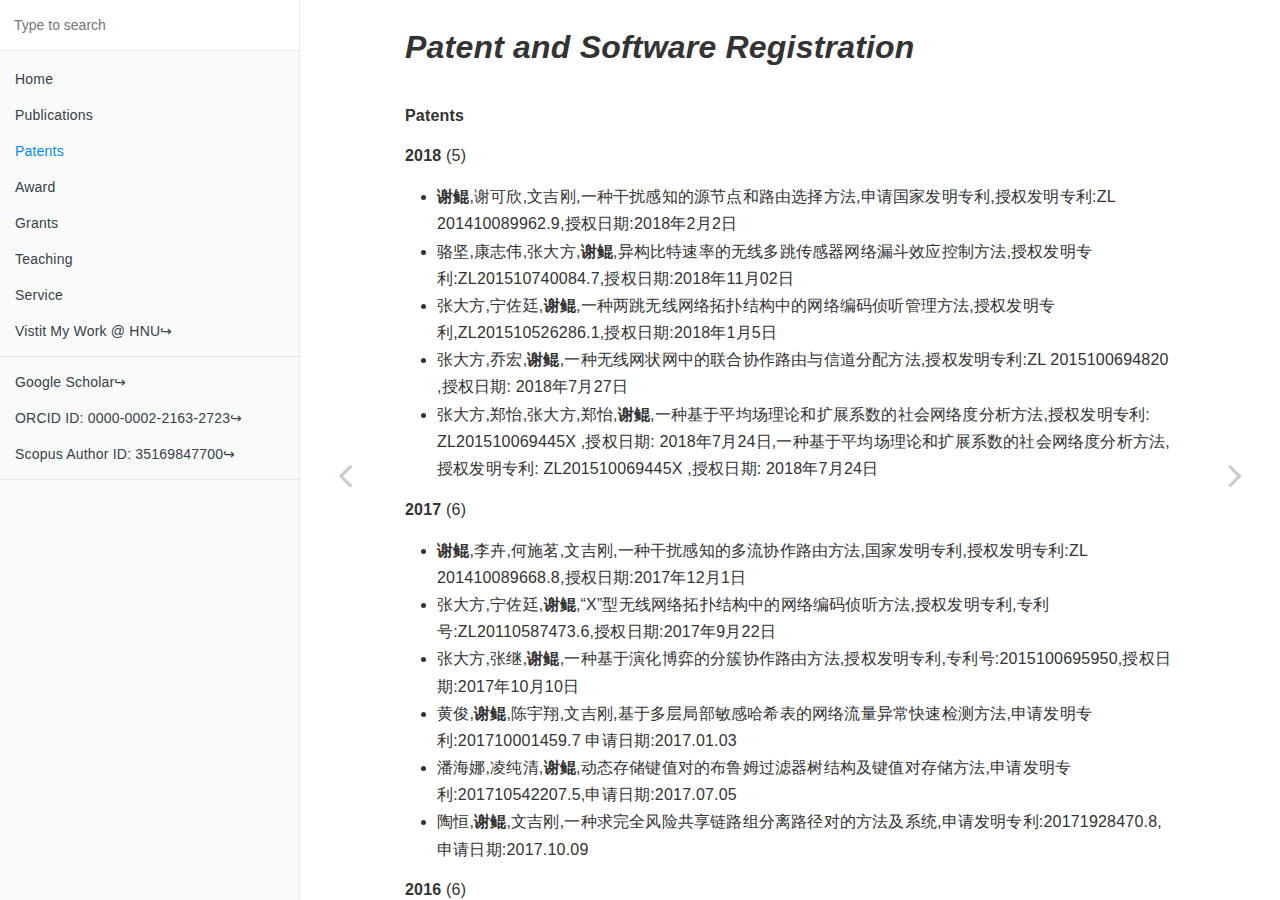
<file: patents.html>
<!DOCTYPE HTML>
<html lang="" >
    <head>
        <meta charset="UTF-8">
        <meta content="text/html; charset=utf-8" http-equiv="Content-Type">
        <title>Patents · Welcome to Dr.Kun Xie's Page</title>
        <meta http-equiv="X-UA-Compatible" content="IE=edge" />
        <meta name="description" content="">
        <meta name="generator" content="GitBook 3.2.3">
        <meta name="author" content="Dr.Kun Xie <cskxie@gmail.com>">
        
        
    
    <link rel="stylesheet" href="gitbook/style.css">

    
            
                
                <link rel="stylesheet" href="gitbook/gitbook-plugin-tbfed-pagefooter/footer.css">
                
            
                
                <link rel="stylesheet" href="gitbook/gitbook-plugin-highlight/website.css">
                
            
                
                <link rel="stylesheet" href="gitbook/gitbook-plugin-search/search.css">
                
            
                
                <link rel="stylesheet" href="gitbook/gitbook-plugin-fontsettings/website.css">
                
            
        

    

    
        
        <link rel="stylesheet" href="res/remove_publisher.css">
        
    

        
    
    
    <meta name="HandheldFriendly" content="true"/>
    <meta name="viewport" content="width=device-width, initial-scale=1, user-scalable=no">
    <meta name="apple-mobile-web-app-capable" content="yes">
    <meta name="apple-mobile-web-app-status-bar-style" content="black">
    <link rel="apple-touch-icon-precomposed" sizes="152x152" href="gitbook/images/apple-touch-icon-precomposed-152.png">
    <link rel="shortcut icon" href="gitbook/images/favicon.ico" type="image/x-icon">

    
    <link rel="next" href="honors.html" />
    
    
    <link rel="prev" href="paper.html" />
    

    </head>
    <body>
        
<div class="book">
    <div class="book-summary">
        
            
<div id="book-search-input" role="search">
    <input type="text" placeholder="Type to search" />
</div>

            
                <nav role="navigation">
                


<ul class="summary">
    
    

    

    
        
        
    
        <li class="chapter " data-level="1.1" data-path="./">
            
                <a href="./">
            
                    
                    Home
            
                </a>
            

            
        </li>
    
        <li class="chapter " data-level="1.2" data-path="paper.html">
            
                <a href="paper.html">
            
                    
                    Publications
            
                </a>
            

            
        </li>
    
        <li class="chapter active" data-level="1.3" data-path="patents.html">
            
                <a href="patents.html">
            
                    
                    Patents
            
                </a>
            

            
        </li>
    
        <li class="chapter " data-level="1.4" data-path="honors.html">
            
                <a href="honors.html">
            
                    
                    Award
            
                </a>
            

            
        </li>
    
        <li class="chapter " data-level="1.5" data-path="grants.html">
            
                <a href="grants.html">
            
                    
                    Grants
            
                </a>
            

            
        </li>
    
        <li class="chapter " data-level="1.6" data-path="teaching.html">
            
                <a href="teaching.html">
            
                    
                    Teaching
            
                </a>
            

            
        </li>
    
        <li class="chapter " data-level="1.7" data-path="service.html">
            
                <a href="service.html">
            
                    
                    Service
            
                </a>
            

            
        </li>
    
        <li class="chapter " data-level="1.8" >
            
                <a target="_blank" href="http://csee.hnu.edu.cn/people/xiekun">
            
                    
                    Vistit My Work @ HNU↪
            
                </a>
            

            
        </li>
    

    
        
        <li class="divider"></li>
        
        
    
        <li class="chapter " data-level="2.1" >
            
                <a target="_blank" href="https://scholar.google.com/citations?user=2cfH6_0AAAAJ&hl=zh-CN">
            
                    
                    Google Scholar↪
            
                </a>
            

            
        </li>
    
        <li class="chapter " data-level="2.2" >
            
                <a target="_blank" href="https://orcid.org/0000-0002-2163-2723">
            
                    
                    ORCID ID: 0000-0002-2163-2723↪
            
                </a>
            

            
        </li>
    
        <li class="chapter " data-level="2.3" >
            
                <a target="_blank" href="https://www.scopus.com/authid/detail.uri?authorId=35169847700">
            
                    
                    Scopus Author ID: 35169847700↪
            
                </a>
            

            
        </li>
    

    

    <li class="divider"></li>

    <li>
        <a href="https://www.gitbook.com" target="blank" class="gitbook-link">
            Published with GitBook
        </a>
    </li>
</ul>


                </nav>
            
        
    </div>

    <div class="book-body">
        
            <div class="body-inner">
                
                    

<div class="book-header" role="navigation">
    

    <!-- Title -->
    <h1>
        <i class="fa fa-circle-o-notch fa-spin"></i>
        <a href="." >Patents</a>
    </h1>
</div>




                    <div class="page-wrapper" tabindex="-1" role="main">
                        <div class="page-inner">
                            
<div id="book-search-results">
    <div class="search-noresults">
    
                                <section class="normal markdown-section">
                                
                                <h1 id="patent-and-software-registration"><em>Patent and Software Registration</em></h1>
<p><strong>Patents</strong></p>
<p><strong>2018</strong> (5)</p>
<ul>
<li><strong>&#x8C22;&#x9CB2;</strong>,&#x8C22;&#x53EF;&#x6B23;,&#x6587;&#x5409;&#x521A;,&#x4E00;&#x79CD;&#x5E72;&#x6270;&#x611F;&#x77E5;&#x7684;&#x6E90;&#x8282;&#x70B9;&#x548C;&#x8DEF;&#x7531;&#x9009;&#x62E9;&#x65B9;&#x6CD5;,&#x7533;&#x8BF7;&#x56FD;&#x5BB6;&#x53D1;&#x660E;&#x4E13;&#x5229;,&#x6388;&#x6743;&#x53D1;&#x660E;&#x4E13;&#x5229;:ZL 201410089962.9,&#x6388;&#x6743;&#x65E5;&#x671F;:2018&#x5E74;2&#x6708;2&#x65E5;</li>
<li>&#x9A86;&#x575A;,&#x5EB7;&#x5FD7;&#x4F1F;,&#x5F20;&#x5927;&#x65B9;,<strong>&#x8C22;&#x9CB2;</strong>,&#x5F02;&#x6784;&#x6BD4;&#x7279;&#x901F;&#x7387;&#x7684;&#x65E0;&#x7EBF;&#x591A;&#x8DF3;&#x4F20;&#x611F;&#x5668;&#x7F51;&#x7EDC;&#x6F0F;&#x6597;&#x6548;&#x5E94;&#x63A7;&#x5236;&#x65B9;&#x6CD5;,&#x6388;&#x6743;&#x53D1;&#x660E;&#x4E13;&#x5229;:ZL201510740084.7,&#x6388;&#x6743;&#x65E5;&#x671F;:2018&#x5E74;11&#x6708;02&#x65E5;</li>
<li>&#x5F20;&#x5927;&#x65B9;,&#x5B81;&#x4F50;&#x5EF7;,<strong>&#x8C22;&#x9CB2;</strong>,&#x4E00;&#x79CD;&#x4E24;&#x8DF3;&#x65E0;&#x7EBF;&#x7F51;&#x7EDC;&#x62D3;&#x6251;&#x7ED3;&#x6784;&#x4E2D;&#x7684;&#x7F51;&#x7EDC;&#x7F16;&#x7801;&#x4FA6;&#x542C;&#x7BA1;&#x7406;&#x65B9;&#x6CD5;,&#x6388;&#x6743;&#x53D1;&#x660E;&#x4E13;&#x5229;,ZL201510526286.1,&#x6388;&#x6743;&#x65E5;&#x671F;:2018&#x5E74;1&#x6708;5&#x65E5;</li>
<li>&#x5F20;&#x5927;&#x65B9;,&#x4E54;&#x5B8F;,<strong>&#x8C22;&#x9CB2;</strong>,&#x4E00;&#x79CD;&#x65E0;&#x7EBF;&#x7F51;&#x72B6;&#x7F51;&#x4E2D;&#x7684;&#x8054;&#x5408;&#x534F;&#x4F5C;&#x8DEF;&#x7531;&#x4E0E;&#x4FE1;&#x9053;&#x5206;&#x914D;&#x65B9;&#x6CD5;,&#x6388;&#x6743;&#x53D1;&#x660E;&#x4E13;&#x5229;:ZL 2015100694820 ,&#x6388;&#x6743;&#x65E5;&#x671F;: 2018&#x5E74;7&#x6708;27&#x65E5;</li>
<li>&#x5F20;&#x5927;&#x65B9;,&#x90D1;&#x6021;,&#x5F20;&#x5927;&#x65B9;,&#x90D1;&#x6021;,<strong>&#x8C22;&#x9CB2;</strong>,&#x4E00;&#x79CD;&#x57FA;&#x4E8E;&#x5E73;&#x5747;&#x573A;&#x7406;&#x8BBA;&#x548C;&#x6269;&#x5C55;&#x7CFB;&#x6570;&#x7684;&#x793E;&#x4F1A;&#x7F51;&#x7EDC;&#x5EA6;&#x5206;&#x6790;&#x65B9;&#x6CD5;,&#x6388;&#x6743;&#x53D1;&#x660E;&#x4E13;&#x5229;: ZL201510069445X ,&#x6388;&#x6743;&#x65E5;&#x671F;: 2018&#x5E74;7&#x6708;24&#x65E5;,&#x4E00;&#x79CD;&#x57FA;&#x4E8E;&#x5E73;&#x5747;&#x573A;&#x7406;&#x8BBA;&#x548C;&#x6269;&#x5C55;&#x7CFB;&#x6570;&#x7684;&#x793E;&#x4F1A;&#x7F51;&#x7EDC;&#x5EA6;&#x5206;&#x6790;&#x65B9;&#x6CD5;,&#x6388;&#x6743;&#x53D1;&#x660E;&#x4E13;&#x5229;: ZL201510069445X ,&#x6388;&#x6743;&#x65E5;&#x671F;: 2018&#x5E74;7&#x6708;24&#x65E5;</li>
</ul>
<p><strong>2017</strong> (6)</p>
<ul>
<li><strong>&#x8C22;&#x9CB2;</strong>,&#x674E;&#x5349;,&#x4F55;&#x65BD;&#x8317;,&#x6587;&#x5409;&#x521A;,&#x4E00;&#x79CD;&#x5E72;&#x6270;&#x611F;&#x77E5;&#x7684;&#x591A;&#x6D41;&#x534F;&#x4F5C;&#x8DEF;&#x7531;&#x65B9;&#x6CD5;,&#x56FD;&#x5BB6;&#x53D1;&#x660E;&#x4E13;&#x5229;,&#x6388;&#x6743;&#x53D1;&#x660E;&#x4E13;&#x5229;:ZL 201410089668.8,&#x6388;&#x6743;&#x65E5;&#x671F;:2017&#x5E74;12&#x6708;1&#x65E5;</li>
<li>&#x5F20;&#x5927;&#x65B9;,&#x5B81;&#x4F50;&#x5EF7;,<strong>&#x8C22;&#x9CB2;</strong>,&#x201C;X&#x201D;&#x578B;&#x65E0;&#x7EBF;&#x7F51;&#x7EDC;&#x62D3;&#x6251;&#x7ED3;&#x6784;&#x4E2D;&#x7684;&#x7F51;&#x7EDC;&#x7F16;&#x7801;&#x4FA6;&#x542C;&#x65B9;&#x6CD5;,&#x6388;&#x6743;&#x53D1;&#x660E;&#x4E13;&#x5229;,&#x4E13;&#x5229;&#x53F7;:ZL20110587473.6,&#x6388;&#x6743;&#x65E5;&#x671F;:2017&#x5E74;9&#x6708;22&#x65E5;</li>
<li>&#x5F20;&#x5927;&#x65B9;,&#x5F20;&#x7EE7;,<strong>&#x8C22;&#x9CB2;</strong>,&#x4E00;&#x79CD;&#x57FA;&#x4E8E;&#x6F14;&#x5316;&#x535A;&#x5F08;&#x7684;&#x5206;&#x7C07;&#x534F;&#x4F5C;&#x8DEF;&#x7531;&#x65B9;&#x6CD5;,&#x6388;&#x6743;&#x53D1;&#x660E;&#x4E13;&#x5229;,&#x4E13;&#x5229;&#x53F7;:2015100695950,&#x6388;&#x6743;&#x65E5;&#x671F;:2017&#x5E74;10&#x6708;10&#x65E5;</li>
<li>&#x9EC4;&#x4FCA;,<strong>&#x8C22;&#x9CB2;</strong>,&#x9648;&#x5B87;&#x7FD4;,&#x6587;&#x5409;&#x521A;,&#x57FA;&#x4E8E;&#x591A;&#x5C42;&#x5C40;&#x90E8;&#x654F;&#x611F;&#x54C8;&#x5E0C;&#x8868;&#x7684;&#x7F51;&#x7EDC;&#x6D41;&#x91CF;&#x5F02;&#x5E38;&#x5FEB;&#x901F;&#x68C0;&#x6D4B;&#x65B9;&#x6CD5;,&#x7533;&#x8BF7;&#x53D1;&#x660E;&#x4E13;&#x5229;:201710001459.7 &#x7533;&#x8BF7;&#x65E5;&#x671F;:2017.01.03</li>
<li>&#x6F58;&#x6D77;&#x5A1C;,&#x51CC;&#x7EAF;&#x6E05;,<strong>&#x8C22;&#x9CB2;</strong>,&#x52A8;&#x6001;&#x5B58;&#x50A8;&#x952E;&#x503C;&#x5BF9;&#x7684;&#x5E03;&#x9C81;&#x59C6;&#x8FC7;&#x6EE4;&#x5668;&#x6811;&#x7ED3;&#x6784;&#x53CA;&#x952E;&#x503C;&#x5BF9;&#x5B58;&#x50A8;&#x65B9;&#x6CD5;,&#x7533;&#x8BF7;&#x53D1;&#x660E;&#x4E13;&#x5229;:201710542207.5,&#x7533;&#x8BF7;&#x65E5;&#x671F;:2017.07.05</li>
<li>&#x9676;&#x6052;,<strong>&#x8C22;&#x9CB2;</strong>,&#x6587;&#x5409;&#x521A;,&#x4E00;&#x79CD;&#x6C42;&#x5B8C;&#x5168;&#x98CE;&#x9669;&#x5171;&#x4EAB;&#x94FE;&#x8DEF;&#x7EC4;&#x5206;&#x79BB;&#x8DEF;&#x5F84;&#x5BF9;&#x7684;&#x65B9;&#x6CD5;&#x53CA;&#x7CFB;&#x7EDF;,&#x7533;&#x8BF7;&#x53D1;&#x660E;&#x4E13;&#x5229;:20171928470.8,&#x7533;&#x8BF7;&#x65E5;&#x671F;:2017.10.09</li>
</ul>
<p><strong>2016</strong> (6)</p>
<ul>
<li><strong>&#x8C22;&#x9CB2;</strong>,&#x5409;&#x7389;&#x7434;,&#x6587;&#x5409;&#x521A;. &#x4E00;&#x79CD;&#x57FA;&#x4E8E;&#x53CC;&#x8FB9;&#x5E02;&#x573A;&#x7684;&#x79FB;&#x52A8;&#x4E91;&#x8BA1;&#x7B97;&#x73AF;&#x5883;&#x4E2D;&#x591A;&#x7EF4;&#x8D44;&#x6E90;&#x5B9A;&#x4EF7;&#x65B9;&#x6CD5;, &#x6388;&#x6743;&#x4E13;&#x5229;&#x53F7;:ZL 201310138247.5,&#x6388;&#x6743;&#x65E5;&#x671F;2016&#x5E74;3&#x6708;30&#x65E5;</li>
<li>&#x5F20;&#x5927;&#x65B9;,&#x674E;&#x73AE;,&#x9EC4;&#x6606;,<strong>&#x8C22;&#x9CB2;</strong>,&#x4E00;&#x79CD;&#x9AD8;&#x7CBE;&#x5EA6;&#x591A;&#x7EF4;&#x8BA1;&#x6570;&#x5E03;&#x9C81;&#x59C6;&#x8FC7;&#x6EE4;&#x5668;&#x5927;&#x6570;&#x636E;&#x5904;&#x7406;&#x65B9;&#x6CD5;,&#x56FD;&#x5BB6;&#x53D1;&#x660E;&#x4E13;&#x5229;,&#x6388;&#x6743;&#x4E13;&#x5229;&#x53F7;: ZL201210590482.1,&#x6388;&#x6743;&#x65E5;&#x671F;:2016&#x5E74;2&#x6708;17&#x65E5;</li>
<li><strong>&#x8C22;&#x9CB2;</strong>,&#x738B;&#x73B2;,&#x6587;&#x5409;&#x521A;. &#x4E00;&#x79CD;&#x591A;&#x63A5;&#x53E3;&#x591A;&#x8DF3;&#x65E0;&#x7EBF;&#x7F51;&#x7EDC;&#x4E0B;&#x5206;&#x5E03;&#x5F0F;&#x534F;&#x4F5C;&#x8DEF;&#x7531;&#x65B9;&#x6CD5;,&#x53D1;&#x660E;&#x4E13;&#x5229;,&#x6388;&#x6743;&#x4E13;&#x5229;&#x53F7;:201310055368.3, &#x6388;&#x6743;&#x65E5;&#x671F;2016&#x5E74;6&#x6708;22&#x65E5;</li>
<li>&#x5F20;&#x5927;&#x65B9;,&#x4F55;&#x65BD;&#x8317;,<strong>&#x8C22;&#x9CB2;</strong>,&#x4E54;&#x5B8F;,&#x5F20;&#x7EE7;,&#x4E00;&#x79CD;&#x591A;&#x5C04;&#x9891;&#x591A;&#x4FE1;&#x9053;&#x65E0;&#x7EBF;&#x7F51;&#x7F51;&#x72B6;&#x7F51;&#x4FE1;&#x9053;&#x611F;&#x77E5;&#x7684;&#x673A;&#x4F1A;&#x8DEF;&#x7531;&#x65B9;&#x6CD5;,&#x6388;&#x6743;&#x53D1;&#x660E;&#x4E13;&#x5229;:ZL201310646069.7,&#x6388;&#x6743;&#x65E5;&#x671F;:2016&#x5E74;4&#x6708;27&#x65E5;</li>
<li>&#x5F20;&#x5927;&#x65B9;,&#x4F55;&#x65BD;&#x8317;,<strong>&#x8C22;&#x9CB2;</strong>,&#x5F20;&#x7EE7;,&#x4E54;&#x5B8F;,&#x4E00;&#x79CD;&#x65E0;&#x7EBF;&#x7F51;&#x7EDC;&#x4E2D;&#x8054;&#x5408;&#x673A;&#x4F1A;&#x8DEF;&#x7531;&#x9009;&#x62E9;&#x548C;&#x4FE1;&#x9053;&#x5206;&#x914D;&#x7684;&#x65B9;&#x6CD5;,&#x6388;&#x6743;&#x53D1;&#x660E;&#x4E13;&#x5229;:201310648772.1&#x6388;&#x6743;&#x65E5;&#x671F;:2016&#x5E74;5&#x6708;18&#x65E5;</li>
<li>&#x5F20;&#x5927;&#x65B9;,&#x4F55;&#x65BD;&#x8317;,<strong>&#x8C22;&#x9CB2;</strong>,&#x5F20;&#x7EE7;,&#x4E54;&#x5B8F;,&#x4E00;&#x79CD;&#x591A;&#x5E76;&#x53D1;&#x6D41;&#x65E0;&#x7EBF;&#x7F51;&#x72B6;&#x7F51;&#x4E2D;&#x7684;&#x673A;&#x4F1A;&#x8DEF;&#x7531;&#x65B9;&#x6CD5;,&#x7533;&#x8BF7;&#x56FD;&#x5BB6;&#x53D1;&#x660E;&#x4E13;&#x5229;,&#x6388;&#x6743;&#x53D1;&#x660E;&#x4E13;&#x5229;::201310648264.3,&#x6388;&#x6743;&#x65E5;&#x671F;:2016&#x5E74;8&#x6708;31&#x65E5;</li>
</ul>
<p><strong>2015</strong> (7)</p>
<ul>
<li><strong>&#x8C22;&#x9CB2;</strong>,&#x6BB5;&#x7533;&#x7433;,&#x6587;&#x5409;&#x521A;. &#x4E00;&#x79CD;&#x57FA;&#x4E8E;&#x535A;&#x5F08;&#x7684;VMIMO&#x534F;&#x4F5C;&#x8DEF;&#x7531;&#x65B9;&#x6CD5;,&#x53D1;&#x660E;&#x4E13;&#x5229;,&#x4E13;&#x5229;&#x53F7;:201310055299.6,&#x6388;&#x6743;&#x65E5;&#x671F;2015.04.28</li>
<li>&#x5F20;&#x5927;&#x65B9;,&#x674E;&#x679C;,<strong>&#x8C22;&#x9CB2;</strong>,&#x4E00;&#x79CD;&#x57FA;&#x4E8E;&#x793E;&#x533A;&#x7ED3;&#x6784;&#x7684;&#x5185;&#x5916;&#x6BD4;&#x5EA6;&#x91CF;&#x65B9;&#x6CD5;&#x53CA;&#x793E;&#x533A;&#x53D1;&#x73B0;&#x65B9;&#x6CD5;,&#x53D1;&#x660E;&#x4E13;&#x5229;,&#x7533;&#x8BF7;&#x53F7;:201510526277.2,&#x7533;&#x8BF7;&#x65E5;&#x671F;: 2015&#x5E74;8&#x6708;25&#x65E5;</li>
<li>&#x5F20;&#x5927;&#x65B9;,&#x5B81;&#x4F50;&#x5EF7;,<strong>&#x8C22;&#x9CB2;</strong>,&#x4E00;&#x79CD;&#x4E24;&#x8DF3;&#x65E0;&#x7EBF;&#x7F51;&#x7EDC;&#x62D3;&#x6251;&#x7ED3;&#x6784;&#x4E2D;&#x7684;&#x7F51;&#x7EDC;&#x7F16;&#x7801;&#x4FA6;&#x542C;&#x7BA1;&#x7406;&#x65B9;&#x6CD5;,&#x53D1;&#x660E;&#x4E13;&#x5229;,&#x7533;&#x8BF7;&#x53F7;:201510526286.1,&#x7533;&#x8BF7;&#x65E5;&#x671F;:2015&#x5E74;8&#x6708;25&#x65E5;</li>
<li><strong>&#x8C22;&#x9CB2;</strong>,&#x65BD;&#x6587;,&#x6587;&#x5409;&#x521A;,&#x4E00;&#x79CD;&#x57FA;&#x4E8E;Bloom Filter&#x7684;&#x952E;&#x503C;&#x5BF9;&#x67E5;&#x8BE2;&#x65B9;&#x6CD5;,&#x7533;&#x8BF7;&#x53F7;:201510847537.6,&#x7533;&#x8BF7;&#x65E5;&#x671F;: 2015-11-27</li>
<li>&#x9A86;&#x575A;,&#x5EB7;&#x5FD7;&#x4F1F;,&#x5F20;&#x5927;&#x65B9;,<strong>&#x8C22;&#x9CB2;</strong>,&#x5F02;&#x6784;&#x6BD4;&#x7279;&#x901F;&#x7387;&#x7684;&#x65E0;&#x7EBF;&#x591A;&#x8DF3;&#x4F20;&#x611F;&#x5668;&#x7F51;&#x7EDC;&#x6F0F;&#x6597;&#x6548;&#x5E94;&#x63A7;&#x5236;&#x65B9;&#x6CD5;,&#x7533;&#x8BF7;&#x53F7;:201510740084.7,&#x7533;&#x8BF7;&#x65E5;&#x671F;:2015-11-03</li>
<li>&#x5F20;&#x5927;&#x65B9;,&#x4E54;&#x5B8F;,<strong>&#x8C22;&#x9CB2;</strong>,&#x4E00;&#x79CD;&#x65E0;&#x7EBF;&#x7F51;&#x72B6;&#x7F51;&#x4E2D;&#x7684;&#x8054;&#x5408;&#x534F;&#x4F5C;&#x8DEF;&#x7531;&#x4E0E;&#x4FE1;&#x9053;&#x5206;&#x914D;&#x65B9;&#x6CD5;,&#x7533;&#x8BF7;&#x53F7;: 2015100694820 ,&#x7533;&#x8BF7;&#x65E5;&#x671F;: 2015-02-10</li>
<li>&#x5F20;&#x5927;&#x65B9;,&#x90D1;&#x6021;,<strong>&#x8C22;&#x9CB2;</strong>,&#x4E00;&#x79CD;&#x57FA;&#x4E8E;&#x5E73;&#x5747;&#x573A;&#x7406;&#x8BBA;&#x548C;&#x6269;&#x5C55;&#x7CFB;&#x6570;&#x7684;&#x793E;&#x4F1A;&#x7F51;&#x7EDC;&#x5EA6;&#x5206;&#x6790;&#x65B9;&#x6CD5;,&#x7533;&#x8BF7;&#x53F7;: 201510069445X ,&#x7533;&#x8BF7;&#x65E5;&#x671F;: 2015-02-10</li>
</ul>
<p><strong>2014</strong> (2)</p>
<ul>
<li>&#x6587;&#x5409;&#x521A;,<strong>&#x8C22;&#x9CB2;</strong>,&#x674E;&#x4EC1;&#x53D1;.&#x4E00;&#x79CD;&#x9762;&#x5411;&#x8282;&#x70B9;&#x79FB;&#x52A8;&#x6027;&#x7684;&#x65E0;&#x7EBF;mesh&#x7F51;&#x7EDC;&#x8D44;&#x6E90;&#x5206;&#x53D1;&#x65B9;&#x6CD5;,&#x53D1;&#x660E;&#x4E13;&#x5229;,&#x4E13;&#x5229;&#x53F7;:ZL201110402919.x,&#x6388;&#x6743;&#x65E5;&#x671F;2014&#x5E74;7&#x6708;30&#x65E5;</li>
<li>&#x5F20;&#x5927;&#x65B9;,&#x4F55;&#x65BD;&#x8317;,<strong>&#x8C22;&#x9CB2;</strong>,&#x5F20;&#x7EE7;.&#x4E00;&#x79CD;&#x591A;&#x5C04;&#x9891;&#x591A;&#x4FE1;&#x9053;&#x65E0;&#x7EBF;&#x7F51;&#x72B6;&#x7F51;&#x4E2D;&#x9002;&#x5408;&#x673A;&#x4F1A;&#x8DEF;&#x7531;&#x7684;&#x4FE1;&#x9053;&#x5206;&#x914D;&#x65B9;&#x6CD5;,&#x6388;&#x6743;&#x53D1;&#x660E;&#x4E13;&#x5229;:ZL201110054796.5,&#x6388;&#x6743;&#x65E5;&#x671F;2014&#x5E74;4&#x6708;2&#x65E5;</li>
</ul>
<p><strong>2012 </strong>(3)</p>
<ul>
<li><strong>&#x8C22;&#x9CB2;</strong>,&#x66F9;&#x5EFA;&#x519C;,&#x6587;&#x5409;&#x521A;,&#x5218;&#x695A;&#x8FBE;,&#x9648;&#x4E3A;&#x6C11;. &#x4E00;&#x79CD;&#x65E0;&#x7EBF;&#x7F51;&#x7EDC;&#x62D3;&#x6251;&#x53D1;&#x73B0;&#x65B9;&#x6CD5;&#x3001;&#x88C5;&#x7F6E;&#x53CA;&#x7CFB;&#x7EDF;,&#x53D1;&#x660E;&#x4E13;&#x5229;,&#x4E13;&#x5229;&#x53F7;:ZL200810210072.3,&#x6388;&#x6743;&#x65E5;&#x671F;2012.07.4</li>
<li>&#x5F20;&#x5927;&#x65B9;,<strong>&#x8C22;&#x9CB2;</strong>,&#x4F55;&#x65BD;&#x8317;,&#x96F7;&#x6E0A;&#x660E;. &#x57FA;&#x4E8E;&#x8BF1;&#x9A97;&#x6570;&#x636E;&#x5305;&#x7684;&#x4E32;&#x884C;&#x7F51;&#x7EDC;&#x6D41;&#x91CF;&#x63A7;&#x5236;&#x65B9;&#x6CD5;,&#x53D1;&#x660E;&#x4E13;&#x5229;, &#x4E13;&#x5229;&#x53F7;:ZL200710305229.6, &#x6388;&#x6743;&#x65E5;&#x671F;2012.10</li>
<li>&#x4E50;&#x5149;&#x5B66;,<strong>&#x8C22;&#x9CB2;</strong>,&#x9F9A;&#x95EF;,&#x6587;&#x5409;&#x521A;,&#x9648;&#x4E3D;&#x840D;,&#x5468;&#x65ED;,&#x8D75;&#x5229;&#x5E73;.&#x4E00;&#x79CD;&#x670D;&#x52A1;&#x8D28;&#x91CF;&#x654F;&#x611F;&#x7684;802.11e &#x591A;&#x5A92;&#x4F53;&#x6570;&#x636E;&#x5206;&#x7EC4;&#x8C03;&#x5EA6;&#x65B9;&#x6CD5;, &#x53D1;&#x660E;&#x4E13;&#x5229;,&#x4E13;&#x5229;&#x53F7;:ZL201110043498.6,&#x6388;&#x6743;&#x65E5;&#x671F;2012.11.28</li>
</ul>
<p><strong>2010</strong> (1)</p>
<ul>
<li>&#x5F20;&#x5927;&#x65B9;,<strong>&#x8C22;&#x9CB2;</strong>,&#x6BD5;&#x590F;&#x5B89;. &#x57FA;&#x4E8E;H.323&#x534F;&#x8BAE;&#x7684;VoIP&#x8BED;&#x97F3;&#x6D41;&#x91CF;&#x76D1;&#x6D4B;&#x65B9;&#x6CD5;,&#x53D1;&#x660E;&#x4E13;&#x5229;, &#x5DF2;&#x6388;&#x6743;, ZL200810030533.9,&#x6388;&#x6743;&#x65E5;&#x5B50;:2010&#x5E74;6&#x6708;2&#x65E5;</li>
</ul>
<p><strong>2009</strong> (2)</p>
<ul>
<li><strong>&#x8C22;&#x9CB2;</strong>,&#x5F20;&#x5927;&#x65B9;,&#x95F5;&#x5E94;&#x9A85;,&#x6587;&#x5409;&#x521A;,&#x8C22;&#x9AD8;&#x5C97;. &#x4E00;&#x79CD;&#x53EF;&#x6269;&#x5C55;&#x7684;&#x5E03;&#x9C81;&#x59C6;&#x8FC7;&#x6EE4;&#x5668;&#x67E5;&#x8BE2;&#x65B9;&#x6CD5;&#x53CA;&#x5176;&#x5143;&#x7D20;&#x63D2;&#x5165;&#x65B9;&#x6CD5;,&#x53D1;&#x660E;&#x4E13;&#x5229;,&#x5DF2;&#x6388;&#x6743;,&#x4E13;&#x5229;&#x53F7;ZL200710035385.5,&#x6388;&#x6743;&#x65E5;&#x671F;:2009&#x5E74;5&#x6708;13&#x65E5;</li>
<li><strong>&#x8C22;&#x9CB2;</strong>,&#x5F20;&#x5927;&#x65B9;,&#x6587;&#x5409;&#x521A;,&#x8C22;&#x9AD8;&#x5C97;. &#x57FA;&#x4E8E;&#x5E03;&#x9C81;&#x59C6;&#x8FC7;&#x6EE4;&#x5668;&#x8DDD;&#x79BB;&#x7684;&#x96C6;&#x5408;&#x53D8;&#x52A8;&#x8BC4;&#x4F30;&#x65B9;&#x6CD5;,&#x53D1;&#x660E;&#x4E13;&#x5229;, &#x5DF2;&#x6388;&#x6743;,&#x4E13;&#x5229;&#x53F7;:ZL200710138921.4,&#x6388;&#x6743;&#x65E5;&#x671F;:2009&#x5E74;12&#x6708;23&#x65E5;</li>
</ul>
<p><strong>2008</strong> (2)</p>
<ul>
<li><strong>&#x8C22;&#x9CB2;</strong>,&#x5F20;&#x5927;&#x65B9;,&#x95F5;&#x5E94;&#x9A85;,&#x8C22;&#x9AD8;&#x5C97;,&#x6587;&#x5409;&#x521A;. &#x4E00;&#x79CD;&#x57FA;&#x4E8E;&#x5206;&#x6863;BloomFilter&#x7ED3;&#x6784;&#x7684;&#x67E5;&#x8BE2;&#x65B9;&#x6CD5;,&#x53D1;&#x660E;&#x4E13;&#x5229;,&#x5DF2;&#x6388;&#x6743;,&#x4E13;&#x5229;&#x53F7;:ZL 200510032146.5,&#x6388;&#x6743;&#x65E5;&#x671F;:2008&#x5E74;4&#x6708;30&#x65E5;</li>
<li><strong>&#x8C22;&#x9CB2;</strong>,&#x5F20;&#x5927;&#x65B9;,&#x8C22;&#x9AD8;&#x5C97;,&#x6587;&#x5409;&#x521A;. &#x57FA;&#x4E8E;&#x7ED3;&#x70B9;&#x8F68;&#x8FF9;&#x6807;&#x7B7E;&#x7684;&#x65E0;&#x7ED3;&#x6784;P2P&#x526F;&#x672C;&#x4E00;&#x81F4;&#x6027;&#x7EF4;&#x62A4;&#x65B9;&#x6CD5;,&#x53D1;&#x660E;&#x4E13;&#x5229;,&#x5DF2;&#x6388;&#x6743;,&#x4E13;&#x5229;&#x53F7;:ZL200610031645.7,&#x6388;&#x6743;&#x65E5;&#x671F;:2008&#x5E74;11&#x6708;12&#x65E5;</li>
</ul>
<p><strong>Software Registration</strong> (5)</p>
<ul>
<li><strong>&#x8C22;&#x9CB2;</strong>,&#x9EC4;&#x4FCA;,&#x9648;&#x5B87;&#x7FD4;,&#x57FA;&#x4E8E;&#x591A;&#x5C42;&#x5C40;&#x90E8;&#x654F;&#x611F;&#x54C8;&#x5E0C;&#x8868;&#x7684;&#x7F51;&#x7EDC;&#x6D41;&#x91CF;&#x5F02;&#x5E38;&#x5FEB;&#x901F;&#x68C0;&#x6D4B;&#x7CFB;&#x7EDF;V1.0&#xFF08;&#x767B;&#x8BB0;&#x53F7;:2017SR000636&#xFF09;</li>
<li><strong>&#x8C22;&#x9CB2;</strong>,&#x9648;&#x632F;&#x534E;,&#x9648;&#x5B87;&#x7FD4;. &#x57FA;&#x4E8E;&#x77E9;&#x9635;&#x91CD;&#x6784;&#x7684;&#x65E0;&#x7EBF;&#x4F20;&#x611F;&#x7F51;&#x7EDC;&#x5B9A;&#x4F4D;&#x7CFB;&#x7EDF;V1.0,2016&#x5E74;05&#x6708;. &#x767B;&#x8BB0;&#x53F7;:2016SR093139,&#x8BC1;&#x4E66;&#x53F7;:&#x8F6F;&#x8457;&#x767B;&#x5B57;&#x7B2C;1271756&#x53F7;,NO.01030466</li>
<li><strong>&#x8C22;&#x9CB2;</strong>,&#x9648;&#x5B87;&#x7FD4;,&#x6587;&#x5409;&#x521A;,&#x7F51;&#x7EDC;&#x6D41;&#x91CF;&#x91C7;&#x96C6;&#x5165;&#x5E93;&#x7CFB;&#x7EDF;V1.0,&#x4E2D;&#x56FD;&#x8BA1;&#x7B97;&#x673A;&#x8F6F;&#x4EF6;&#x8457;&#x4F5C;&#x6743;(&#x767B;&#x8BB0;&#x53F7;:2014SR109800),2014&#x5E74;</li>
<li><strong>&#x8C22;&#x9CB2;</strong>,&#x5F20;&#x5927;&#x65B9;,&#x6BD5;&#x590F;&#x5B89;,&#x4F55;&#x65BD;&#x8317;,&#x96F7;&#x6E0A;&#x660E;,&#x5218;&#x6F47;&#x6F47;,&#x6768;&#x864E;,&#x6F58;&#x767B;,&#x8C22;&#x5E0C;.&#x9762;&#x5411;&#x5173;&#x952E;&#x4E1A;&#x52A1;&#x7684;&#x6D41;&#x91CF;&#x63A7;&#x5236;&#x7CFB;&#x7EDF;V1.0,&#x4E2D;&#x56FD;&#x8BA1;&#x7B97;&#x673A;&#x8F6F;&#x4EF6;&#x8457;&#x4F5C;&#x6743;(&#x767B;&#x8BB0;&#x53F7;:2008SR07259),2007&#x5E74;</li>
<li>&#x8C22;&#x9AD8;&#x5C97;,<strong>&#x8C22;&#x9CB2;</strong>,&#x9648;&#x8363;.&#x901A;&#x7528;&#x5206;&#x7EC4;&#x65E0;&#x7EBF;&#x4E1A;&#x52A1;IP&#x76D1;&#x6D4B;&#x8F6F;&#x4EF6;&#x7CFB;&#x7EDF; V1.0[GPRS IP&#x4E1A;&#x52A1;&#x76D1;&#x6D4B;&#x7CFB;&#x7EDF;]. &#x8F6F;&#x4EF6;&#x767B;&#x8BB0;(&#x767B;&#x8BB0;&#x53F7;:2004SR00673),2004&#x5E74;</li>
</ul>
<footer class="page-footer">Welcome to <a target="_blank" href="https://cskxie.github.io"><span class="copyright">https://cskxie.github.io  </span></a><span class="footer-modification">@
2019.01
</span></footer>
                                
                                </section>
                            
    </div>
    <div class="search-results">
        <div class="has-results">
            
            <h1 class="search-results-title"><span class='search-results-count'></span> results matching "<span class='search-query'></span>"</h1>
            <ul class="search-results-list"></ul>
            
        </div>
        <div class="no-results">
            
            <h1 class="search-results-title">No results matching "<span class='search-query'></span>"</h1>
            
        </div>
    </div>
</div>

                        </div>
                    </div>
                
            </div>

            
                
                <a href="paper.html" class="navigation navigation-prev " aria-label="Previous page: Publications">
                    <i class="fa fa-angle-left"></i>
                </a>
                
                
                <a href="honors.html" class="navigation navigation-next " aria-label="Next page: Award">
                    <i class="fa fa-angle-right"></i>
                </a>
                
            
        
    </div>

    <script>
        var gitbook = gitbook || [];
        gitbook.push(function() {
            gitbook.page.hasChanged({"page":{"title":"Patents","level":"1.3","depth":1,"next":{"title":"Award","level":"1.4","depth":1,"path":"honors.md","ref":"honors.md","articles":[]},"previous":{"title":"Publications","level":"1.2","depth":1,"path":"paper.md","ref":"paper.md","articles":[]},"dir":"ltr"},"config":{"plugins":["ga","tbfed-pagefooter"],"styles":{"website":"./res/remove_publisher.css"},"pluginsConfig":{"ga":{"configuration":"auto","token":"UA-130241392-1"},"tbfed-pagefooter":{"copyright":"https://cskxie.github.io","modify_label":"@","modify_format":"YYYY.MM"},"highlight":{},"search":{},"lunr":{"maxIndexSize":1000000,"ignoreSpecialCharacters":false},"sharing":{"facebook":true,"twitter":true,"google":false,"weibo":false,"instapaper":false,"vk":false,"all":["facebook","google","twitter","weibo","instapaper"]},"fontsettings":{"theme":"white","family":"sans","size":2},"theme-default":{"styles":{"website":"styles/website.css","pdf":"styles/pdf.css","epub":"styles/epub.css","mobi":"styles/mobi.css","ebook":"styles/ebook.css","print":"styles/print.css"},"showLevel":false}},"theme":"default","author":"Dr.Kun Xie <cskxie@gmail.com>","pdf":{"pageNumbers":true,"fontSize":12,"fontFamily":"Arial","paperSize":"a4","chapterMark":"pagebreak","pageBreaksBefore":"/","margin":{"right":62,"left":62,"top":56,"bottom":56}},"structure":{"langs":"LANGS.md","readme":"README.md","glossary":"GLOSSARY.md","summary":"SUMMARY.md"},"variables":{},"title":"Welcome to Dr.Kun Xie's Page","tag":"wjg","gitbook":"*","description":"Welcome to Dr.Kun Xie's Page","extension":null},"file":{"path":"patents.md","mtime":"2019-01-02T12:09:44.231Z","type":"markdown"},"gitbook":{"version":"3.2.3","time":"2020-04-11T05:45:23.563Z"},"basePath":".","book":{"language":""}});
        });
    </script>
</div>

        
    <script src="gitbook/gitbook.js"></script>
    <script src="gitbook/theme.js"></script>
    
        
        <script src="gitbook/gitbook-plugin-ga/plugin.js"></script>
        
    
        
        <script src="gitbook/gitbook-plugin-search/search-engine.js"></script>
        
    
        
        <script src="gitbook/gitbook-plugin-search/search.js"></script>
        
    
        
        <script src="gitbook/gitbook-plugin-lunr/lunr.min.js"></script>
        
    
        
        <script src="gitbook/gitbook-plugin-lunr/search-lunr.js"></script>
        
    
        
        <script src="gitbook/gitbook-plugin-sharing/buttons.js"></script>
        
    
        
        <script src="gitbook/gitbook-plugin-fontsettings/fontsettings.js"></script>
        
    

    </body>
</html>
</file>
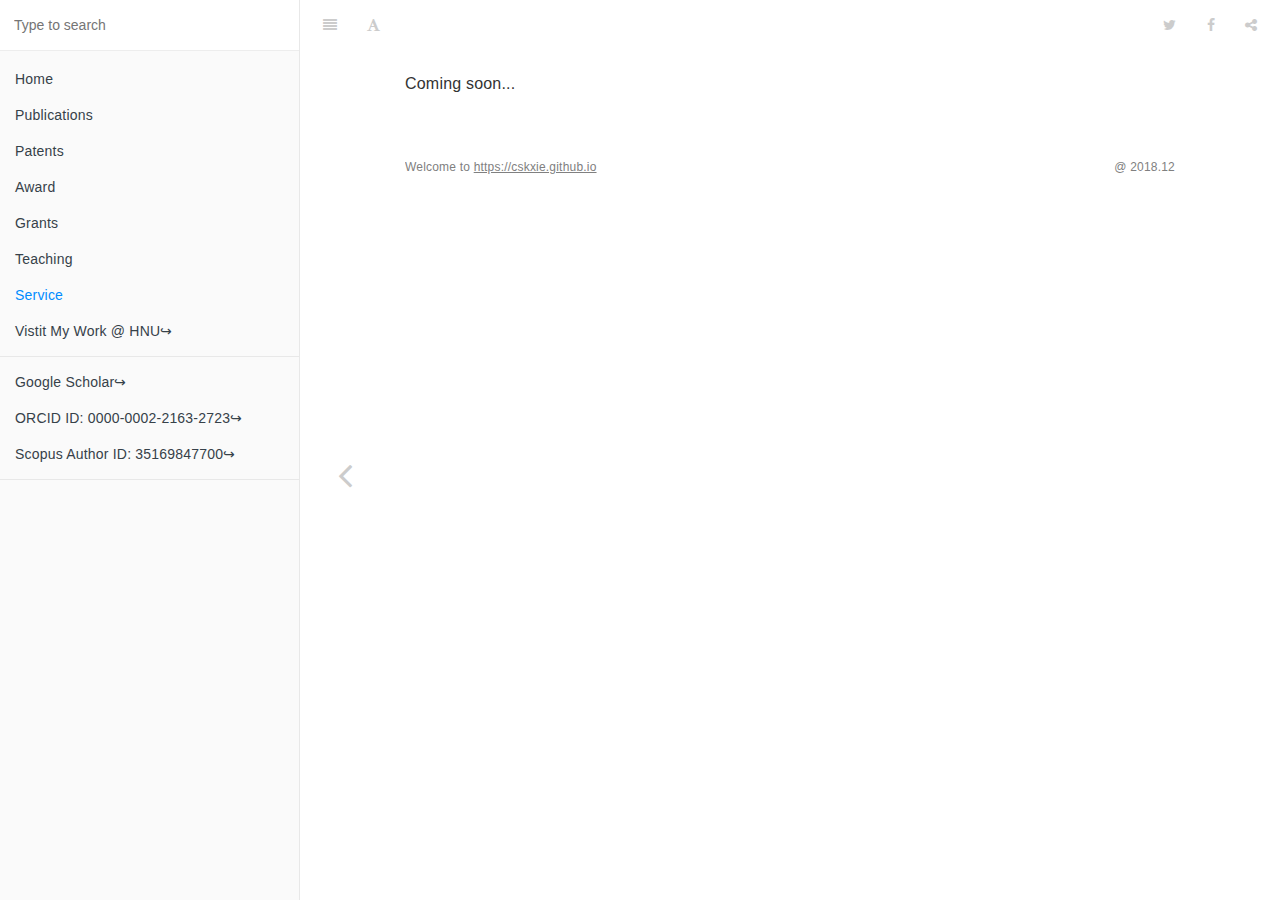
<file: service.html>
<!DOCTYPE HTML>
<html lang="" >
    <head>
        <meta charset="UTF-8">
        <meta content="text/html; charset=utf-8" http-equiv="Content-Type">
        <title>Service · Welcome to Dr.Kun Xie's Page</title>
        <meta http-equiv="X-UA-Compatible" content="IE=edge" />
        <meta name="description" content="">
        <meta name="generator" content="GitBook 3.2.3">
        <meta name="author" content="Dr.Kun Xie <cskxie@gmail.com>">
        
        
    
    <link rel="stylesheet" href="gitbook/style.css">

    
            
                
                <link rel="stylesheet" href="gitbook/gitbook-plugin-tbfed-pagefooter/footer.css">
                
            
                
                <link rel="stylesheet" href="gitbook/gitbook-plugin-highlight/website.css">
                
            
                
                <link rel="stylesheet" href="gitbook/gitbook-plugin-search/search.css">
                
            
                
                <link rel="stylesheet" href="gitbook/gitbook-plugin-fontsettings/website.css">
                
            
        

    

    
        
        <link rel="stylesheet" href="res/remove_publisher.css">
        
    

        
    
    
    <meta name="HandheldFriendly" content="true"/>
    <meta name="viewport" content="width=device-width, initial-scale=1, user-scalable=no">
    <meta name="apple-mobile-web-app-capable" content="yes">
    <meta name="apple-mobile-web-app-status-bar-style" content="black">
    <link rel="apple-touch-icon-precomposed" sizes="152x152" href="gitbook/images/apple-touch-icon-precomposed-152.png">
    <link rel="shortcut icon" href="gitbook/images/favicon.ico" type="image/x-icon">

    
    
    <link rel="prev" href="teaching.html" />
    

    </head>
    <body>
        
<div class="book">
    <div class="book-summary">
        
            
<div id="book-search-input" role="search">
    <input type="text" placeholder="Type to search" />
</div>

            
                <nav role="navigation">
                


<ul class="summary">
    
    

    

    
        
        
    
        <li class="chapter " data-level="1.1" data-path="./">
            
                <a href="./">
            
                    
                    Home
            
                </a>
            

            
        </li>
    
        <li class="chapter " data-level="1.2" data-path="paper.html">
            
                <a href="paper.html">
            
                    
                    Publications
            
                </a>
            

            
        </li>
    
        <li class="chapter " data-level="1.3" data-path="patents.html">
            
                <a href="patents.html">
            
                    
                    Patents
            
                </a>
            

            
        </li>
    
        <li class="chapter " data-level="1.4" data-path="honors.html">
            
                <a href="honors.html">
            
                    
                    Award
            
                </a>
            

            
        </li>
    
        <li class="chapter " data-level="1.5" data-path="grants.html">
            
                <a href="grants.html">
            
                    
                    Grants
            
                </a>
            

            
        </li>
    
        <li class="chapter " data-level="1.6" data-path="teaching.html">
            
                <a href="teaching.html">
            
                    
                    Teaching
            
                </a>
            

            
        </li>
    
        <li class="chapter active" data-level="1.7" data-path="service.html">
            
                <a href="service.html">
            
                    
                    Service
            
                </a>
            

            
        </li>
    
        <li class="chapter " data-level="1.8" >
            
                <a target="_blank" href="http://csee.hnu.edu.cn/people/xiekun">
            
                    
                    Vistit My Work @ HNU↪
            
                </a>
            

            
        </li>
    

    
        
        <li class="divider"></li>
        
        
    
        <li class="chapter " data-level="2.1" >
            
                <a target="_blank" href="https://scholar.google.com/citations?user=2cfH6_0AAAAJ&hl=zh-CN">
            
                    
                    Google Scholar↪
            
                </a>
            

            
        </li>
    
        <li class="chapter " data-level="2.2" >
            
                <a target="_blank" href="https://orcid.org/0000-0002-2163-2723">
            
                    
                    ORCID ID: 0000-0002-2163-2723↪
            
                </a>
            

            
        </li>
    
        <li class="chapter " data-level="2.3" >
            
                <a target="_blank" href="https://www.scopus.com/authid/detail.uri?authorId=35169847700">
            
                    
                    Scopus Author ID: 35169847700↪
            
                </a>
            

            
        </li>
    

    

    <li class="divider"></li>

    <li>
        <a href="https://www.gitbook.com" target="blank" class="gitbook-link">
            Published with GitBook
        </a>
    </li>
</ul>


                </nav>
            
        
    </div>

    <div class="book-body">
        
            <div class="body-inner">
                
                    

<div class="book-header" role="navigation">
    

    <!-- Title -->
    <h1>
        <i class="fa fa-circle-o-notch fa-spin"></i>
        <a href="." >Service</a>
    </h1>
</div>




                    <div class="page-wrapper" tabindex="-1" role="main">
                        <div class="page-inner">
                            
<div id="book-search-results">
    <div class="search-noresults">
    
                                <section class="normal markdown-section">
                                
                                <p>Coming soon...</p>
<footer class="page-footer">Welcome to <a target="_blank" href="https://cskxie.github.io"><span class="copyright">https://cskxie.github.io  </span></a><span class="footer-modification">@
2018.12
</span></footer>
                                
                                </section>
                            
    </div>
    <div class="search-results">
        <div class="has-results">
            
            <h1 class="search-results-title"><span class='search-results-count'></span> results matching "<span class='search-query'></span>"</h1>
            <ul class="search-results-list"></ul>
            
        </div>
        <div class="no-results">
            
            <h1 class="search-results-title">No results matching "<span class='search-query'></span>"</h1>
            
        </div>
    </div>
</div>

                        </div>
                    </div>
                
            </div>

            
                
                <a href="teaching.html" class="navigation navigation-prev navigation-unique" aria-label="Previous page: Teaching">
                    <i class="fa fa-angle-left"></i>
                </a>
                
                
            
        
    </div>

    <script>
        var gitbook = gitbook || [];
        gitbook.push(function() {
            gitbook.page.hasChanged({"page":{"title":"Service","level":"1.7","depth":1,"next":{"title":"Vistit My Work @ HNU↪","level":"1.8","depth":1,"url":"http://csee.hnu.edu.cn/people/xiekun","ref":"http://csee.hnu.edu.cn/people/xiekun","articles":[]},"previous":{"title":"Teaching","level":"1.6","depth":1,"path":"teaching.md","ref":"teaching.md","articles":[]},"dir":"ltr"},"config":{"plugins":["ga","tbfed-pagefooter"],"styles":{"website":"./res/remove_publisher.css"},"pluginsConfig":{"ga":{"configuration":"auto","token":"UA-130241392-1"},"tbfed-pagefooter":{"copyright":"https://cskxie.github.io","modify_label":"@","modify_format":"YYYY.MM"},"highlight":{},"search":{},"lunr":{"maxIndexSize":1000000,"ignoreSpecialCharacters":false},"sharing":{"facebook":true,"twitter":true,"google":false,"weibo":false,"instapaper":false,"vk":false,"all":["facebook","google","twitter","weibo","instapaper"]},"fontsettings":{"theme":"white","family":"sans","size":2},"theme-default":{"styles":{"website":"styles/website.css","pdf":"styles/pdf.css","epub":"styles/epub.css","mobi":"styles/mobi.css","ebook":"styles/ebook.css","print":"styles/print.css"},"showLevel":false}},"theme":"default","author":"Dr.Kun Xie <cskxie@gmail.com>","pdf":{"pageNumbers":true,"fontSize":12,"fontFamily":"Arial","paperSize":"a4","chapterMark":"pagebreak","pageBreaksBefore":"/","margin":{"right":62,"left":62,"top":56,"bottom":56}},"structure":{"langs":"LANGS.md","readme":"README.md","glossary":"GLOSSARY.md","summary":"SUMMARY.md"},"variables":{},"title":"Welcome to Dr.Kun Xie's Page","tag":"wjg","gitbook":"*","description":"Welcome to Dr.Kun Xie's Page","extension":null},"file":{"path":"service.md","mtime":"2018-12-02T06:10:33.750Z","type":"markdown"},"gitbook":{"version":"3.2.3","time":"2020-04-11T05:45:23.563Z"},"basePath":".","book":{"language":""}});
        });
    </script>
</div>

        
    <script src="gitbook/gitbook.js"></script>
    <script src="gitbook/theme.js"></script>
    
        
        <script src="gitbook/gitbook-plugin-ga/plugin.js"></script>
        
    
        
        <script src="gitbook/gitbook-plugin-search/search-engine.js"></script>
        
    
        
        <script src="gitbook/gitbook-plugin-search/search.js"></script>
        
    
        
        <script src="gitbook/gitbook-plugin-lunr/lunr.min.js"></script>
        
    
        
        <script src="gitbook/gitbook-plugin-lunr/search-lunr.js"></script>
        
    
        
        <script src="gitbook/gitbook-plugin-sharing/buttons.js"></script>
        
    
        
        <script src="gitbook/gitbook-plugin-fontsettings/fontsettings.js"></script>
        
    

    </body>
</html>
</file>
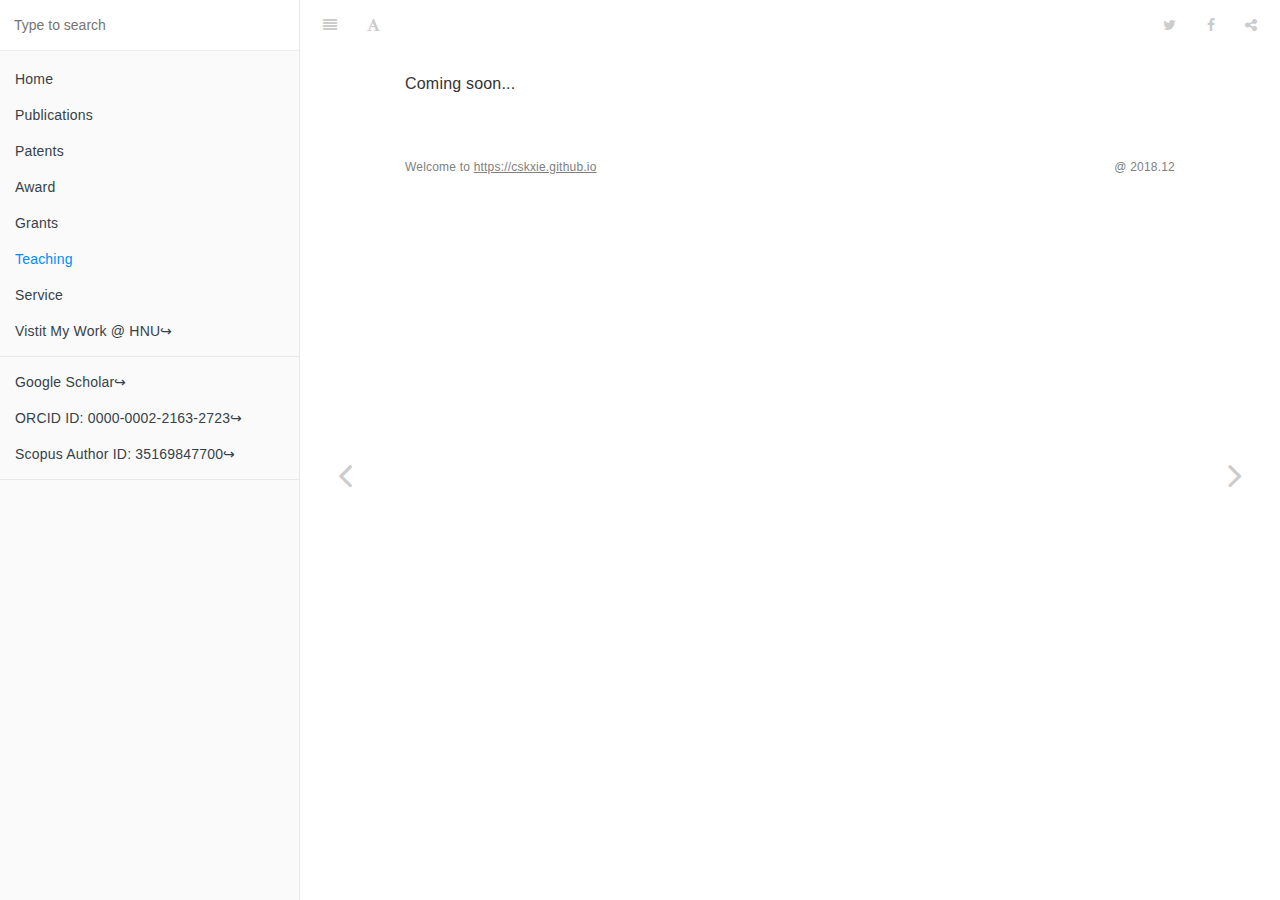
<file: teaching.html>
<!DOCTYPE HTML>
<html lang="" >
    <head>
        <meta charset="UTF-8">
        <meta content="text/html; charset=utf-8" http-equiv="Content-Type">
        <title>Teaching · Welcome to Dr.Kun Xie's Page</title>
        <meta http-equiv="X-UA-Compatible" content="IE=edge" />
        <meta name="description" content="">
        <meta name="generator" content="GitBook 3.2.3">
        <meta name="author" content="Dr.Kun Xie <cskxie@gmail.com>">
        
        
    
    <link rel="stylesheet" href="gitbook/style.css">

    
            
                
                <link rel="stylesheet" href="gitbook/gitbook-plugin-tbfed-pagefooter/footer.css">
                
            
                
                <link rel="stylesheet" href="gitbook/gitbook-plugin-highlight/website.css">
                
            
                
                <link rel="stylesheet" href="gitbook/gitbook-plugin-search/search.css">
                
            
                
                <link rel="stylesheet" href="gitbook/gitbook-plugin-fontsettings/website.css">
                
            
        

    

    
        
        <link rel="stylesheet" href="res/remove_publisher.css">
        
    

        
    
    
    <meta name="HandheldFriendly" content="true"/>
    <meta name="viewport" content="width=device-width, initial-scale=1, user-scalable=no">
    <meta name="apple-mobile-web-app-capable" content="yes">
    <meta name="apple-mobile-web-app-status-bar-style" content="black">
    <link rel="apple-touch-icon-precomposed" sizes="152x152" href="gitbook/images/apple-touch-icon-precomposed-152.png">
    <link rel="shortcut icon" href="gitbook/images/favicon.ico" type="image/x-icon">

    
    <link rel="next" href="service.html" />
    
    
    <link rel="prev" href="grants.html" />
    

    </head>
    <body>
        
<div class="book">
    <div class="book-summary">
        
            
<div id="book-search-input" role="search">
    <input type="text" placeholder="Type to search" />
</div>

            
                <nav role="navigation">
                


<ul class="summary">
    
    

    

    
        
        
    
        <li class="chapter " data-level="1.1" data-path="./">
            
                <a href="./">
            
                    
                    Home
            
                </a>
            

            
        </li>
    
        <li class="chapter " data-level="1.2" data-path="paper.html">
            
                <a href="paper.html">
            
                    
                    Publications
            
                </a>
            

            
        </li>
    
        <li class="chapter " data-level="1.3" data-path="patents.html">
            
                <a href="patents.html">
            
                    
                    Patents
            
                </a>
            

            
        </li>
    
        <li class="chapter " data-level="1.4" data-path="honors.html">
            
                <a href="honors.html">
            
                    
                    Award
            
                </a>
            

            
        </li>
    
        <li class="chapter " data-level="1.5" data-path="grants.html">
            
                <a href="grants.html">
            
                    
                    Grants
            
                </a>
            

            
        </li>
    
        <li class="chapter active" data-level="1.6" data-path="teaching.html">
            
                <a href="teaching.html">
            
                    
                    Teaching
            
                </a>
            

            
        </li>
    
        <li class="chapter " data-level="1.7" data-path="service.html">
            
                <a href="service.html">
            
                    
                    Service
            
                </a>
            

            
        </li>
    
        <li class="chapter " data-level="1.8" >
            
                <a target="_blank" href="http://csee.hnu.edu.cn/people/xiekun">
            
                    
                    Vistit My Work @ HNU↪
            
                </a>
            

            
        </li>
    

    
        
        <li class="divider"></li>
        
        
    
        <li class="chapter " data-level="2.1" >
            
                <a target="_blank" href="https://scholar.google.com/citations?user=2cfH6_0AAAAJ&hl=zh-CN">
            
                    
                    Google Scholar↪
            
                </a>
            

            
        </li>
    
        <li class="chapter " data-level="2.2" >
            
                <a target="_blank" href="https://orcid.org/0000-0002-2163-2723">
            
                    
                    ORCID ID: 0000-0002-2163-2723↪
            
                </a>
            

            
        </li>
    
        <li class="chapter " data-level="2.3" >
            
                <a target="_blank" href="https://www.scopus.com/authid/detail.uri?authorId=35169847700">
            
                    
                    Scopus Author ID: 35169847700↪
            
                </a>
            

            
        </li>
    

    

    <li class="divider"></li>

    <li>
        <a href="https://www.gitbook.com" target="blank" class="gitbook-link">
            Published with GitBook
        </a>
    </li>
</ul>


                </nav>
            
        
    </div>

    <div class="book-body">
        
            <div class="body-inner">
                
                    

<div class="book-header" role="navigation">
    

    <!-- Title -->
    <h1>
        <i class="fa fa-circle-o-notch fa-spin"></i>
        <a href="." >Teaching</a>
    </h1>
</div>




                    <div class="page-wrapper" tabindex="-1" role="main">
                        <div class="page-inner">
                            
<div id="book-search-results">
    <div class="search-noresults">
    
                                <section class="normal markdown-section">
                                
                                <p>Coming soon...</p>
<footer class="page-footer">Welcome to <a target="_blank" href="https://cskxie.github.io"><span class="copyright">https://cskxie.github.io  </span></a><span class="footer-modification">@
2018.12
</span></footer>
                                
                                </section>
                            
    </div>
    <div class="search-results">
        <div class="has-results">
            
            <h1 class="search-results-title"><span class='search-results-count'></span> results matching "<span class='search-query'></span>"</h1>
            <ul class="search-results-list"></ul>
            
        </div>
        <div class="no-results">
            
            <h1 class="search-results-title">No results matching "<span class='search-query'></span>"</h1>
            
        </div>
    </div>
</div>

                        </div>
                    </div>
                
            </div>

            
                
                <a href="grants.html" class="navigation navigation-prev " aria-label="Previous page: Grants">
                    <i class="fa fa-angle-left"></i>
                </a>
                
                
                <a href="service.html" class="navigation navigation-next " aria-label="Next page: Service">
                    <i class="fa fa-angle-right"></i>
                </a>
                
            
        
    </div>

    <script>
        var gitbook = gitbook || [];
        gitbook.push(function() {
            gitbook.page.hasChanged({"page":{"title":"Teaching","level":"1.6","depth":1,"next":{"title":"Service","level":"1.7","depth":1,"path":"service.md","ref":"service.md","articles":[]},"previous":{"title":"Grants","level":"1.5","depth":1,"path":"grants.md","ref":"grants.md","articles":[]},"dir":"ltr"},"config":{"plugins":["ga","tbfed-pagefooter"],"styles":{"website":"./res/remove_publisher.css"},"pluginsConfig":{"ga":{"configuration":"auto","token":"UA-130241392-1"},"tbfed-pagefooter":{"copyright":"https://cskxie.github.io","modify_label":"@","modify_format":"YYYY.MM"},"highlight":{},"search":{},"lunr":{"maxIndexSize":1000000,"ignoreSpecialCharacters":false},"sharing":{"facebook":true,"twitter":true,"google":false,"weibo":false,"instapaper":false,"vk":false,"all":["facebook","google","twitter","weibo","instapaper"]},"fontsettings":{"theme":"white","family":"sans","size":2},"theme-default":{"styles":{"website":"styles/website.css","pdf":"styles/pdf.css","epub":"styles/epub.css","mobi":"styles/mobi.css","ebook":"styles/ebook.css","print":"styles/print.css"},"showLevel":false}},"theme":"default","author":"Dr.Kun Xie <cskxie@gmail.com>","pdf":{"pageNumbers":true,"fontSize":12,"fontFamily":"Arial","paperSize":"a4","chapterMark":"pagebreak","pageBreaksBefore":"/","margin":{"right":62,"left":62,"top":56,"bottom":56}},"structure":{"langs":"LANGS.md","readme":"README.md","glossary":"GLOSSARY.md","summary":"SUMMARY.md"},"variables":{},"title":"Welcome to Dr.Kun Xie's Page","tag":"wjg","gitbook":"*","description":"Welcome to Dr.Kun Xie's Page","extension":null},"file":{"path":"teaching.md","mtime":"2018-12-02T06:10:41.262Z","type":"markdown"},"gitbook":{"version":"3.2.3","time":"2020-04-11T05:45:23.563Z"},"basePath":".","book":{"language":""}});
        });
    </script>
</div>

        
    <script src="gitbook/gitbook.js"></script>
    <script src="gitbook/theme.js"></script>
    
        
        <script src="gitbook/gitbook-plugin-ga/plugin.js"></script>
        
    
        
        <script src="gitbook/gitbook-plugin-search/search-engine.js"></script>
        
    
        
        <script src="gitbook/gitbook-plugin-search/search.js"></script>
        
    
        
        <script src="gitbook/gitbook-plugin-lunr/lunr.min.js"></script>
        
    
        
        <script src="gitbook/gitbook-plugin-lunr/search-lunr.js"></script>
        
    
        
        <script src="gitbook/gitbook-plugin-sharing/buttons.js"></script>
        
    
        
        <script src="gitbook/gitbook-plugin-fontsettings/fontsettings.js"></script>
        
    

    </body>
</html>
</file>
<file: gitbook/gitbook-plugin-tbfed-pagefooter/footer.css>
.page-footer {
  margin-top: 50px;
  border-top: 0px solid #ccc;
  overflow: hidden;
  padding: 10px 0;
  font-size: 12px;
  color: #808080;
}
.page-footer a {
  color: #808080!important;
  text-decoration: underline!important;
}
.footer-modification {
  float: right;
}
</file>
<file: gitbook/gitbook-plugin-highlight/website.css>
.book .book-body .page-wrapper .page-inner section.normal pre,
.book .book-body .page-wrapper .page-inner section.normal code {
  /* http://jmblog.github.com/color-themes-for-google-code-highlightjs */
  /* Tomorrow Comment */
  /* Tomorrow Red */
  /* Tomorrow Orange */
  /* Tomorrow Yellow */
  /* Tomorrow Green */
  /* Tomorrow Aqua */
  /* Tomorrow Blue */
  /* Tomorrow Purple */
}
.book .book-body .page-wrapper .page-inner section.normal pre .hljs-comment,
.book .book-body .page-wrapper .page-inner section.normal code .hljs-comment,
.book .book-body .page-wrapper .page-inner section.normal pre .hljs-title,
.book .book-body .page-wrapper .page-inner section.normal code .hljs-title {
  color: #8e908c;
}
.book .book-body .page-wrapper .page-inner section.normal pre .hljs-variable,
.book .book-body .page-wrapper .page-inner section.normal code .hljs-variable,
.book .book-body .page-wrapper .page-inner section.normal pre .hljs-attribute,
.book .book-body .page-wrapper .page-inner section.normal code .hljs-attribute,
.book .book-body .page-wrapper .page-inner section.normal pre .hljs-tag,
.book .book-body .page-wrapper .page-inner section.normal code .hljs-tag,
.book .book-body .page-wrapper .page-inner section.normal pre .hljs-regexp,
.book .book-body .page-wrapper .page-inner section.normal code .hljs-regexp,
.book .book-body .page-wrapper .page-inner section.normal pre .hljs-deletion,
.book .book-body .page-wrapper .page-inner section.normal code .hljs-deletion,
.book .book-body .page-wrapper .page-inner section.normal pre .ruby .hljs-constant,
.book .book-body .page-wrapper .page-inner section.normal code .ruby .hljs-constant,
.book .book-body .page-wrapper .page-inner section.normal pre .xml .hljs-tag .hljs-title,
.book .book-body .page-wrapper .page-inner section.normal code .xml .hljs-tag .hljs-title,
.book .book-body .page-wrapper .page-inner section.normal pre .xml .hljs-pi,
.book .book-body .page-wrapper .page-inner section.normal code .xml .hljs-pi,
.book .book-body .page-wrapper .page-inner section.normal pre .xml .hljs-doctype,
.book .book-body .page-wrapper .page-inner section.normal code .xml .hljs-doctype,
.book .book-body .page-wrapper .page-inner section.normal pre .html .hljs-doctype,
.book .book-body .page-wrapper .page-inner section.normal code .html .hljs-doctype,
.book .book-body .page-wrapper .page-inner section.normal pre .css .hljs-id,
.book .book-body .page-wrapper .page-inner section.normal code .css .hljs-id,
.book .book-body .page-wrapper .page-inner section.normal pre .css .hljs-class,
.book .book-body .page-wrapper .page-inner section.normal code .css .hljs-class,
.book .book-body .page-wrapper .page-inner section.normal pre .css .hljs-pseudo,
.book .book-body .page-wrapper .page-inner section.normal code .css .hljs-pseudo {
  color: #c82829;
}
.book .book-body .page-wrapper .page-inner section.normal pre .hljs-number,
.book .book-body .page-wrapper .page-inner section.normal code .hljs-number,
.book .book-body .page-wrapper .page-inner section.normal pre .hljs-preprocessor,
.book .book-body .page-wrapper .page-inner section.normal code .hljs-preprocessor,
.book .book-body .page-wrapper .page-inner section.normal pre .hljs-pragma,
.book .book-body .page-wrapper .page-inner section.normal code .hljs-pragma,
.book .book-body .page-wrapper .page-inner section.normal pre .hljs-built_in,
.book .book-body .page-wrapper .page-inner section.normal code .hljs-built_in,
.book .book-body .page-wrapper .page-inner section.normal pre .hljs-literal,
.book .book-body .page-wrapper .page-inner section.normal code .hljs-literal,
.book .book-body .page-wrapper .page-inner section.normal pre .hljs-params,
.book .book-body .page-wrapper .page-inner section.normal code .hljs-params,
.book .book-body .page-wrapper .page-inner section.normal pre .hljs-constant,
.book .book-body .page-wrapper .page-inner section.normal code .hljs-constant {
  color: #f5871f;
}
.book .book-body .page-wrapper .page-inner section.normal pre .ruby .hljs-class .hljs-title,
.book .book-body .page-wrapper .page-inner section.normal code .ruby .hljs-class .hljs-title,
.book .book-body .page-wrapper .page-inner section.normal pre .css .hljs-rules .hljs-attribute,
.book .book-body .page-wrapper .page-inner section.normal code .css .hljs-rules .hljs-attribute {
  color: #eab700;
}
.book .book-body .page-wrapper .page-inner section.normal pre .hljs-string,
.book .book-body .page-wrapper .page-inner section.normal code .hljs-string,
.book .book-body .page-wrapper .page-inner section.normal pre .hljs-value,
.book .book-body .page-wrapper .page-inner section.normal code .hljs-value,
.book .book-body .page-wrapper .page-inner section.normal pre .hljs-inheritance,
.book .book-body .page-wrapper .page-inner section.normal code .hljs-inheritance,
.book .book-body .page-wrapper .page-inner section.normal pre .hljs-header,
.book .book-body .page-wrapper .page-inner section.normal code .hljs-header,
.book .book-body .page-wrapper .page-inner section.normal pre .hljs-addition,
.book .book-body .page-wrapper .page-inner section.normal code .hljs-addition,
.book .book-body .page-wrapper .page-inner section.normal pre .ruby .hljs-symbol,
.book .book-body .page-wrapper .page-inner section.normal code .ruby .hljs-symbol,
.book .book-body .page-wrapper .page-inner section.normal pre .xml .hljs-cdata,
.book .book-body .page-wrapper .page-inner section.normal code .xml .hljs-cdata {
  color: #718c00;
}
.book .book-body .page-wrapper .page-inner section.normal pre .css .hljs-hexcolor,
.book .book-body .page-wrapper .page-inner section.normal code .css .hljs-hexcolor {
  color: #3e999f;
}
.book .book-body .page-wrapper .page-inner section.normal pre .hljs-function,
.book .book-body .page-wrapper .page-inner section.normal code .hljs-function,
.book .book-body .page-wrapper .page-inner section.normal pre .python .hljs-decorator,
.book .book-body .page-wrapper .page-inner section.normal code .python .hljs-decorator,
.book .book-body .page-wrapper .page-inner section.normal pre .python .hljs-title,
.book .book-body .page-wrapper .page-inner section.normal code .python .hljs-title,
.book .book-body .page-wrapper .page-inner section.normal pre .ruby .hljs-function .hljs-title,
.book .book-body .page-wrapper .page-inner section.normal code .ruby .hljs-function .hljs-title,
.book .book-body .page-wrapper .page-inner section.normal pre .ruby .hljs-title .hljs-keyword,
.book .book-body .page-wrapper .page-inner section.normal code .ruby .hljs-title .hljs-keyword,
.book .book-body .page-wrapper .page-inner section.normal pre .perl .hljs-sub,
.book .book-body .page-wrapper .page-inner section.normal code .perl .hljs-sub,
.book .book-body .page-wrapper .page-inner section.normal pre .javascript .hljs-title,
.book .book-body .page-wrapper .page-inner section.normal code .javascript .hljs-title,
.book .book-body .page-wrapper .page-inner section.normal pre .coffeescript .hljs-title,
.book .book-body .page-wrapper .page-inner section.normal code .coffeescript .hljs-title {
  color: #4271ae;
}
.book .book-body .page-wrapper .page-inner section.normal pre .hljs-keyword,
.book .book-body .page-wrapper .page-inner section.normal code .hljs-keyword,
.book .book-body .page-wrapper .page-inner section.normal pre .javascript .hljs-function,
.book .book-body .page-wrapper .page-inner section.normal code .javascript .hljs-function {
  color: #8959a8;
}
.book .book-body .page-wrapper .page-inner section.normal pre .hljs,
.book .book-body .page-wrapper .page-inner section.normal code .hljs {
  display: block;
  background: white;
  color: #4d4d4c;
  padding: 0.5em;
}
.book .book-body .page-wrapper .page-inner section.normal pre .coffeescript .javascript,
.book .book-body .page-wrapper .page-inner section.normal code .coffeescript .javascript,
.book .book-body .page-wrapper .page-inner section.normal pre .javascript .xml,
.book .book-body .page-wrapper .page-inner section.normal code .javascript .xml,
.book .book-body .page-wrapper .page-inner section.normal pre .tex .hljs-formula,
.book .book-body .page-wrapper .page-inner section.normal code .tex .hljs-formula,
.book .book-body .page-wrapper .page-inner section.normal pre .xml .javascript,
.book .book-body .page-wrapper .page-inner section.normal code .xml .javascript,
.book .book-body .page-wrapper .page-inner section.normal pre .xml .vbscript,
.book .book-body .page-wrapper .page-inner section.normal code .xml .vbscript,
.book .book-body .page-wrapper .page-inner section.normal pre .xml .css,
.book .book-body .page-wrapper .page-inner section.normal code .xml .css,
.book .book-body .page-wrapper .page-inner section.normal pre .xml .hljs-cdata,
.book .book-body .page-wrapper .page-inner section.normal code .xml .hljs-cdata {
  opacity: 0.5;
}
.book.color-theme-1 .book-body .page-wrapper .page-inner section.normal pre,
.book.color-theme-1 .book-body .page-wrapper .page-inner section.normal code {
  /*

Orginal Style from ethanschoonover.com/solarized (c) Jeremy Hull <sourdrums@gmail.com>

*/
  /* Solarized Green */
  /* Solarized Cyan */
  /* Solarized Blue */
  /* Solarized Yellow */
  /* Solarized Orange */
  /* Solarized Red */
  /* Solarized Violet */
}
.book.color-theme-1 .book-body .page-wrapper .page-inner section.normal pre .hljs,
.book.color-theme-1 .book-body .page-wrapper .page-inner section.normal code .hljs {
  display: block;
  padding: 0.5em;
  background: #fdf6e3;
  color: #657b83;
}
.book.color-theme-1 .book-body .page-wrapper .page-inner section.normal pre .hljs-comment,
.book.color-theme-1 .book-body .page-wrapper .page-inner section.normal code .hljs-comment,
.book.color-theme-1 .book-body .page-wrapper .page-inner section.normal pre .hljs-template_comment,
.book.color-theme-1 .book-body .page-wrapper .page-inner section.normal code .hljs-template_comment,
.book.color-theme-1 .book-body .page-wrapper .page-inner section.normal pre .diff .hljs-header,
.book.color-theme-1 .book-body .page-wrapper .page-inner section.normal code .diff .hljs-header,
.book.color-theme-1 .book-body .page-wrapper .page-inner section.normal pre .hljs-doctype,
.book.color-theme-1 .book-body .page-wrapper .page-inner section.normal code .hljs-doctype,
.book.color-theme-1 .book-body .page-wrapper .page-inner section.normal pre .hljs-pi,
.book.color-theme-1 .book-body .page-wrapper .page-inner section.normal code .hljs-pi,
.book.color-theme-1 .book-body .page-wrapper .page-inner section.normal pre .lisp .hljs-string,
.book.color-theme-1 .book-body .page-wrapper .page-inner section.normal code .lisp .hljs-string,
.book.color-theme-1 .book-body .page-wrapper .page-inner section.normal pre .hljs-javadoc,
.book.color-theme-1 .book-body .page-wrapper .page-inner section.normal code .hljs-javadoc {
  color: #93a1a1;
}
.book.color-theme-1 .book-body .page-wrapper .page-inner section.normal pre .hljs-keyword,
.book.color-theme-1 .book-body .page-wrapper .page-inner section.normal code .hljs-keyword,
.book.color-theme-1 .book-body .page-wrapper .page-inner section.normal pre .hljs-winutils,
.book.color-theme-1 .book-body .page-wrapper .page-inner section.normal code .hljs-winutils,
.book.color-theme-1 .book-body .page-wrapper .page-inner section.normal pre .method,
.book.color-theme-1 .book-body .page-wrapper .page-inner section.normal code .method,
.book.color-theme-1 .book-body .page-wrapper .page-inner section.normal pre .hljs-addition,
.book.color-theme-1 .book-body .page-wrapper .page-inner section.normal code .hljs-addition,
.book.color-theme-1 .book-body .page-wrapper .page-inner section.normal pre .css .hljs-tag,
.book.color-theme-1 .book-body .page-wrapper .page-inner section.normal code .css .hljs-tag,
.book.color-theme-1 .book-body .page-wrapper .page-inner section.normal pre .hljs-request,
.book.color-theme-1 .book-body .page-wrapper .page-inner section.normal code .hljs-request,
.book.color-theme-1 .book-body .page-wrapper .page-inner section.normal pre .hljs-status,
.book.color-theme-1 .book-body .page-wrapper .page-inner section.normal code .hljs-status,
.book.color-theme-1 .book-body .page-wrapper .page-inner section.normal pre .nginx .hljs-title,
.book.color-theme-1 .book-body .page-wrapper .page-inner section.normal code .nginx .hljs-title {
  color: #859900;
}
.book.color-theme-1 .book-body .page-wrapper .page-inner section.normal pre .hljs-number,
.book.color-theme-1 .book-body .page-wrapper .page-inner section.normal code .hljs-number,
.book.color-theme-1 .book-body .page-wrapper .page-inner section.normal pre .hljs-command,
.book.color-theme-1 .book-body .page-wrapper .page-inner section.normal code .hljs-command,
.book.color-theme-1 .book-body .page-wrapper .page-inner section.normal pre .hljs-string,
.book.color-theme-1 .book-body .page-wrapper .page-inner section.normal code .hljs-string,
.book.color-theme-1 .book-body .page-wrapper .page-inner section.normal pre .hljs-tag .hljs-value,
.book.color-theme-1 .book-body .page-wrapper .page-inner section.normal code .hljs-tag .hljs-value,
.book.color-theme-1 .book-body .page-wrapper .page-inner section.normal pre .hljs-rules .hljs-value,
.book.color-theme-1 .book-body .page-wrapper .page-inner section.normal code .hljs-rules .hljs-value,
.book.color-theme-1 .book-body .page-wrapper .page-inner section.normal pre .hljs-phpdoc,
.book.color-theme-1 .book-body .page-wrapper .page-inner section.normal code .hljs-phpdoc,
.book.color-theme-1 .book-body .page-wrapper .page-inner section.normal pre .tex .hljs-formula,
.book.color-theme-1 .book-body .page-wrapper .page-inner section.normal code .tex .hljs-formula,
.book.color-theme-1 .book-body .page-wrapper .page-inner section.normal pre .hljs-regexp,
.book.color-theme-1 .book-body .page-wrapper .page-inner section.normal code .hljs-regexp,
.book.color-theme-1 .book-body .page-wrapper .page-inner section.normal pre .hljs-hexcolor,
.book.color-theme-1 .book-body .page-wrapper .page-inner section.normal code .hljs-hexcolor,
.book.color-theme-1 .book-body .page-wrapper .page-inner section.normal pre .hljs-link_url,
.book.color-theme-1 .book-body .page-wrapper .page-inner section.normal code .hljs-link_url {
  color: #2aa198;
}
.book.color-theme-1 .book-body .page-wrapper .page-inner section.normal pre .hljs-title,
.book.color-theme-1 .book-body .page-wrapper .page-inner section.normal code .hljs-title,
.book.color-theme-1 .book-body .page-wrapper .page-inner section.normal pre .hljs-localvars,
.book.color-theme-1 .book-body .page-wrapper .page-inner section.normal code .hljs-localvars,
.book.color-theme-1 .book-body .page-wrapper .page-inner section.normal pre .hljs-chunk,
.book.color-theme-1 .book-body .page-wrapper .page-inner section.normal code .hljs-chunk,
.book.color-theme-1 .book-body .page-wrapper .page-inner section.normal pre .hljs-decorator,
.book.color-theme-1 .book-body .page-wrapper .page-inner section.normal code .hljs-decorator,
.book.color-theme-1 .book-body .page-wrapper .page-inner section.normal pre .hljs-built_in,
.book.color-theme-1 .book-body .page-wrapper .page-inner section.normal code .hljs-built_in,
.book.color-theme-1 .book-body .page-wrapper .page-inner section.normal pre .hljs-identifier,
.book.color-theme-1 .book-body .page-wrapper .page-inner section.normal code .hljs-identifier,
.book.color-theme-1 .book-body .page-wrapper .page-inner section.normal pre .vhdl .hljs-literal,
.book.color-theme-1 .book-body .page-wrapper .page-inner section.normal code .vhdl .hljs-literal,
.book.color-theme-1 .book-body .page-wrapper .page-inner section.normal pre .hljs-id,
.book.color-theme-1 .book-body .page-wrapper .page-inner section.normal code .hljs-id,
.book.color-theme-1 .book-body .page-wrapper .page-inner section.normal pre .css .hljs-function,
.book.color-theme-1 .book-body .page-wrapper .page-inner section.normal code .css .hljs-function {
  color: #268bd2;
}
.book.color-theme-1 .book-body .page-wrapper .page-inner section.normal pre .hljs-attribute,
.book.color-theme-1 .book-body .page-wrapper .page-inner section.normal code .hljs-attribute,
.book.color-theme-1 .book-body .page-wrapper .page-inner section.normal pre .hljs-variable,
.book.color-theme-1 .book-body .page-wrapper .page-inner section.normal code .hljs-variable,
.book.color-theme-1 .book-body .page-wrapper .page-inner section.normal pre .lisp .hljs-body,
.book.color-theme-1 .book-body .page-wrapper .page-inner section.normal code .lisp .hljs-body,
.book.color-theme-1 .book-body .page-wrapper .page-inner section.normal pre .smalltalk .hljs-number,
.book.color-theme-1 .book-body .page-wrapper .page-inner section.normal code .smalltalk .hljs-number,
.book.color-theme-1 .book-body .page-wrapper .page-inner section.normal pre .hljs-constant,
.book.color-theme-1 .book-body .page-wrapper .page-inner section.normal code .hljs-constant,
.book.color-theme-1 .book-body .page-wrapper .page-inner section.normal pre .hljs-class .hljs-title,
.book.color-theme-1 .book-body .page-wrapper .page-inner section.normal code .hljs-class .hljs-title,
.book.color-theme-1 .book-body .page-wrapper .page-inner section.normal pre .hljs-parent,
.book.color-theme-1 .book-body .page-wrapper .page-inner section.normal code .hljs-parent,
.book.color-theme-1 .book-body .page-wrapper .page-inner section.normal pre .haskell .hljs-type,
.book.color-theme-1 .book-body .page-wrapper .page-inner section.normal code .haskell .hljs-type,
.book.color-theme-1 .book-body .page-wrapper .page-inner section.normal pre .hljs-link_reference,
.book.color-theme-1 .book-body .page-wrapper .page-inner section.normal code .hljs-link_reference {
  color: #b58900;
}
.book.color-theme-1 .book-body .page-wrapper .page-inner section.normal pre .hljs-preprocessor,
.book.color-theme-1 .book-body .page-wrapper .page-inner section.normal code .hljs-preprocessor,
.book.color-theme-1 .book-body .page-wrapper .page-inner section.normal pre .hljs-preprocessor .hljs-keyword,
.book.color-theme-1 .book-body .page-wrapper .page-inner section.normal code .hljs-preprocessor .hljs-keyword,
.book.color-theme-1 .book-body .page-wrapper .page-inner section.normal pre .hljs-pragma,
.book.color-theme-1 .book-body .page-wrapper .page-inner section.normal code .hljs-pragma,
.book.color-theme-1 .book-body .page-wrapper .page-inner section.normal pre .hljs-shebang,
.book.color-theme-1 .book-body .page-wrapper .page-inner section.normal code .hljs-shebang,
.book.color-theme-1 .book-body .page-wrapper .page-inner section.normal pre .hljs-symbol,
.book.color-theme-1 .book-body .page-wrapper .page-inner section.normal code .hljs-symbol,
.book.color-theme-1 .book-body .page-wrapper .page-inner section.normal pre .hljs-symbol .hljs-string,
.book.color-theme-1 .book-body .page-wrapper .page-inner section.normal code .hljs-symbol .hljs-string,
.book.color-theme-1 .book-body .page-wrapper .page-inner section.normal pre .diff .hljs-change,
.book.color-theme-1 .book-body .page-wrapper .page-inner section.normal code .diff .hljs-change,
.book.color-theme-1 .book-body .page-wrapper .page-inner section.normal pre .hljs-special,
.book.color-theme-1 .book-body .page-wrapper .page-inner section.normal code .hljs-special,
.book.color-theme-1 .book-body .page-wrapper .page-inner section.normal pre .hljs-attr_selector,
.book.color-theme-1 .book-body .page-wrapper .page-inner section.normal code .hljs-attr_selector,
.book.color-theme-1 .book-body .page-wrapper .page-inner section.normal pre .hljs-subst,
.book.color-theme-1 .book-body .page-wrapper .page-inner section.normal code .hljs-subst,
.book.color-theme-1 .book-body .page-wrapper .page-inner section.normal pre .hljs-cdata,
.book.color-theme-1 .book-body .page-wrapper .page-inner section.normal code .hljs-cdata,
.book.color-theme-1 .book-body .page-wrapper .page-inner section.normal pre .clojure .hljs-title,
.book.color-theme-1 .book-body .page-wrapper .page-inner section.normal code .clojure .hljs-title,
.book.color-theme-1 .book-body .page-wrapper .page-inner section.normal pre .css .hljs-pseudo,
.book.color-theme-1 .book-body .page-wrapper .page-inner section.normal code .css .hljs-pseudo,
.book.color-theme-1 .book-body .page-wrapper .page-inner section.normal pre .hljs-header,
.book.color-theme-1 .book-body .page-wrapper .page-inner section.normal code .hljs-header {
  color: #cb4b16;
}
.book.color-theme-1 .book-body .page-wrapper .page-inner section.normal pre .hljs-deletion,
.book.color-theme-1 .book-body .page-wrapper .page-inner section.normal code .hljs-deletion,
.book.color-theme-1 .book-body .page-wrapper .page-inner section.normal pre .hljs-important,
.book.color-theme-1 .book-body .page-wrapper .page-inner section.normal code .hljs-important {
  color: #dc322f;
}
.book.color-theme-1 .book-body .page-wrapper .page-inner section.normal pre .hljs-link_label,
.book.color-theme-1 .book-body .page-wrapper .page-inner section.normal code .hljs-link_label {
  color: #6c71c4;
}
.book.color-theme-1 .book-body .page-wrapper .page-inner section.normal pre .tex .hljs-formula,
.book.color-theme-1 .book-body .page-wrapper .page-inner section.normal code .tex .hljs-formula {
  background: #eee8d5;
}
.book.color-theme-2 .book-body .page-wrapper .page-inner section.normal pre,
.book.color-theme-2 .book-body .page-wrapper .page-inner section.normal code {
  /* Tomorrow Night Bright Theme */
  /* Original theme - https://github.com/chriskempson/tomorrow-theme */
  /* http://jmblog.github.com/color-themes-for-google-code-highlightjs */
  /* Tomorrow Comment */
  /* Tomorrow Red */
  /* Tomorrow Orange */
  /* Tomorrow Yellow */
  /* Tomorrow Green */
  /* Tomorrow Aqua */
  /* Tomorrow Blue */
  /* Tomorrow Purple */
}
.book.color-theme-2 .book-body .page-wrapper .page-inner section.normal pre .hljs-comment,
.book.color-theme-2 .book-body .page-wrapper .page-inner section.normal code .hljs-comment,
.book.color-theme-2 .book-body .page-wrapper .page-inner section.normal pre .hljs-title,
.book.color-theme-2 .book-body .page-wrapper .page-inner section.normal code .hljs-title {
  color: #969896;
}
.book.color-theme-2 .book-body .page-wrapper .page-inner section.normal pre .hljs-variable,
.book.color-theme-2 .book-body .page-wrapper .page-inner section.normal code .hljs-variable,
.book.color-theme-2 .book-body .page-wrapper .page-inner section.normal pre .hljs-attribute,
.book.color-theme-2 .book-body .page-wrapper .page-inner section.normal code .hljs-attribute,
.book.color-theme-2 .book-body .page-wrapper .page-inner section.normal pre .hljs-tag,
.book.color-theme-2 .book-body .page-wrapper .page-inner section.normal code .hljs-tag,
.book.color-theme-2 .book-body .page-wrapper .page-inner section.normal pre .hljs-regexp,
.book.color-theme-2 .book-body .page-wrapper .page-inner section.normal code .hljs-regexp,
.book.color-theme-2 .book-body .page-wrapper .page-inner section.normal pre .hljs-deletion,
.book.color-theme-2 .book-body .page-wrapper .page-inner section.normal code .hljs-deletion,
.book.color-theme-2 .book-body .page-wrapper .page-inner section.normal pre .ruby .hljs-constant,
.book.color-theme-2 .book-body .page-wrapper .page-inner section.normal code .ruby .hljs-constant,
.book.color-theme-2 .book-body .page-wrapper .page-inner section.normal pre .xml .hljs-tag .hljs-title,
.book.color-theme-2 .book-body .page-wrapper .page-inner section.normal code .xml .hljs-tag .hljs-title,
.book.color-theme-2 .book-body .page-wrapper .page-inner section.normal pre .xml .hljs-pi,
.book.color-theme-2 .book-body .page-wrapper .page-inner section.normal code .xml .hljs-pi,
.book.color-theme-2 .book-body .page-wrapper .page-inner section.normal pre .xml .hljs-doctype,
.book.color-theme-2 .book-body .page-wrapper .page-inner section.normal code .xml .hljs-doctype,
.book.color-theme-2 .book-body .page-wrapper .page-inner section.normal pre .html .hljs-doctype,
.book.color-theme-2 .book-body .page-wrapper .page-inner section.normal code .html .hljs-doctype,
.book.color-theme-2 .book-body .page-wrapper .page-inner section.normal pre .css .hljs-id,
.book.color-theme-2 .book-body .page-wrapper .page-inner section.normal code .css .hljs-id,
.book.color-theme-2 .book-body .page-wrapper .page-inner section.normal pre .css .hljs-class,
.book.color-theme-2 .book-body .page-wrapper .page-inner section.normal code .css .hljs-class,
.book.color-theme-2 .book-body .page-wrapper .page-inner section.normal pre .css .hljs-pseudo,
.book.color-theme-2 .book-body .page-wrapper .page-inner section.normal code .css .hljs-pseudo {
  color: #d54e53;
}
.book.color-theme-2 .book-body .page-wrapper .page-inner section.normal pre .hljs-number,
.book.color-theme-2 .book-body .page-wrapper .page-inner section.normal code .hljs-number,
.book.color-theme-2 .book-body .page-wrapper .page-inner section.normal pre .hljs-preprocessor,
.book.color-theme-2 .book-body .page-wrapper .page-inner section.normal code .hljs-preprocessor,
.book.color-theme-2 .book-body .page-wrapper .page-inner section.normal pre .hljs-pragma,
.book.color-theme-2 .book-body .page-wrapper .page-inner section.normal code .hljs-pragma,
.book.color-theme-2 .book-body .page-wrapper .page-inner section.normal pre .hljs-built_in,
.book.color-theme-2 .book-body .page-wrapper .page-inner section.normal code .hljs-built_in,
.book.color-theme-2 .book-body .page-wrapper .page-inner section.normal pre .hljs-literal,
.book.color-theme-2 .book-body .page-wrapper .page-inner section.normal code .hljs-literal,
.book.color-theme-2 .book-body .page-wrapper .page-inner section.normal pre .hljs-params,
.book.color-theme-2 .book-body .page-wrapper .page-inner section.normal code .hljs-params,
.book.color-theme-2 .book-body .page-wrapper .page-inner section.normal pre .hljs-constant,
.book.color-theme-2 .book-body .page-wrapper .page-inner section.normal code .hljs-constant {
  color: #e78c45;
}
.book.color-theme-2 .book-body .page-wrapper .page-inner section.normal pre .ruby .hljs-class .hljs-title,
.book.color-theme-2 .book-body .page-wrapper .page-inner section.normal code .ruby .hljs-class .hljs-title,
.book.color-theme-2 .book-body .page-wrapper .page-inner section.normal pre .css .hljs-rules .hljs-attribute,
.book.color-theme-2 .book-body .page-wrapper .page-inner section.normal code .css .hljs-rules .hljs-attribute {
  color: #e7c547;
}
.book.color-theme-2 .book-body .page-wrapper .page-inner section.normal pre .hljs-string,
.book.color-theme-2 .book-body .page-wrapper .page-inner section.normal code .hljs-string,
.book.color-theme-2 .book-body .page-wrapper .page-inner section.normal pre .hljs-value,
.book.color-theme-2 .book-body .page-wrapper .page-inner section.normal code .hljs-value,
.book.color-theme-2 .book-body .page-wrapper .page-inner section.normal pre .hljs-inheritance,
.book.color-theme-2 .book-body .page-wrapper .page-inner section.normal code .hljs-inheritance,
.book.color-theme-2 .book-body .page-wrapper .page-inner section.normal pre .hljs-header,
.book.color-theme-2 .book-body .page-wrapper .page-inner section.normal code .hljs-header,
.book.color-theme-2 .book-body .page-wrapper .page-inner section.normal pre .hljs-addition,
.book.color-theme-2 .book-body .page-wrapper .page-inner section.normal code .hljs-addition,
.book.color-theme-2 .book-body .page-wrapper .page-inner section.normal pre .ruby .hljs-symbol,
.book.color-theme-2 .book-body .page-wrapper .page-inner section.normal code .ruby .hljs-symbol,
.book.color-theme-2 .book-body .page-wrapper .page-inner section.normal pre .xml .hljs-cdata,
.book.color-theme-2 .book-body .page-wrapper .page-inner section.normal code .xml .hljs-cdata {
  color: #b9ca4a;
}
.book.color-theme-2 .book-body .page-wrapper .page-inner section.normal pre .css .hljs-hexcolor,
.book.color-theme-2 .book-body .page-wrapper .page-inner section.normal code .css .hljs-hexcolor {
  color: #70c0b1;
}
.book.color-theme-2 .book-body .page-wrapper .page-inner section.normal pre .hljs-function,
.book.color-theme-2 .book-body .page-wrapper .page-inner section.normal code .hljs-function,
.book.color-theme-2 .book-body .page-wrapper .page-inner section.normal pre .python .hljs-decorator,
.book.color-theme-2 .book-body .page-wrapper .page-inner section.normal code .python .hljs-decorator,
.book.color-theme-2 .book-body .page-wrapper .page-inner section.normal pre .python .hljs-title,
.book.color-theme-2 .book-body .page-wrapper .page-inner section.normal code .python .hljs-title,
.book.color-theme-2 .book-body .page-wrapper .page-inner section.normal pre .ruby .hljs-function .hljs-title,
.book.color-theme-2 .book-body .page-wrapper .page-inner section.normal code .ruby .hljs-function .hljs-title,
.book.color-theme-2 .book-body .page-wrapper .page-inner section.normal pre .ruby .hljs-title .hljs-keyword,
.book.color-theme-2 .book-body .page-wrapper .page-inner section.normal code .ruby .hljs-title .hljs-keyword,
.book.color-theme-2 .book-body .page-wrapper .page-inner section.normal pre .perl .hljs-sub,
.book.color-theme-2 .book-body .page-wrapper .page-inner section.normal code .perl .hljs-sub,
.book.color-theme-2 .book-body .page-wrapper .page-inner section.normal pre .javascript .hljs-title,
.book.color-theme-2 .book-body .page-wrapper .page-inner section.normal code .javascript .hljs-title,
.book.color-theme-2 .book-body .page-wrapper .page-inner section.normal pre .coffeescript .hljs-title,
.book.color-theme-2 .book-body .page-wrapper .page-inner section.normal code .coffeescript .hljs-title {
  color: #7aa6da;
}
.book.color-theme-2 .book-body .page-wrapper .page-inner section.normal pre .hljs-keyword,
.book.color-theme-2 .book-body .page-wrapper .page-inner section.normal code .hljs-keyword,
.book.color-theme-2 .book-body .page-wrapper .page-inner section.normal pre .javascript .hljs-function,
.book.color-theme-2 .book-body .page-wrapper .page-inner section.normal code .javascript .hljs-function {
  color: #c397d8;
}
.book.color-theme-2 .book-body .page-wrapper .page-inner section.normal pre .hljs,
.book.color-theme-2 .book-body .page-wrapper .page-inner section.normal code .hljs {
  display: block;
  background: black;
  color: #eaeaea;
  padding: 0.5em;
}
.book.color-theme-2 .book-body .page-wrapper .page-inner section.normal pre .coffeescript .javascript,
.book.color-theme-2 .book-body .page-wrapper .page-inner section.normal code .coffeescript .javascript,
.book.color-theme-2 .book-body .page-wrapper .page-inner section.normal pre .javascript .xml,
.book.color-theme-2 .book-body .page-wrapper .page-inner section.normal code .javascript .xml,
.book.color-theme-2 .book-body .page-wrapper .page-inner section.normal pre .tex .hljs-formula,
.book.color-theme-2 .book-body .page-wrapper .page-inner section.normal code .tex .hljs-formula,
.book.color-theme-2 .book-body .page-wrapper .page-inner section.normal pre .xml .javascript,
.book.color-theme-2 .book-body .page-wrapper .page-inner section.normal code .xml .javascript,
.book.color-theme-2 .book-body .page-wrapper .page-inner section.normal pre .xml .vbscript,
.book.color-theme-2 .book-body .page-wrapper .page-inner section.normal code .xml .vbscript,
.book.color-theme-2 .book-body .page-wrapper .page-inner section.normal pre .xml .css,
.book.color-theme-2 .book-body .page-wrapper .page-inner section.normal code .xml .css,
.book.color-theme-2 .book-body .page-wrapper .page-inner section.normal pre .xml .hljs-cdata,
.book.color-theme-2 .book-body .page-wrapper .page-inner section.normal code .xml .hljs-cdata {
  opacity: 0.5;
}
</file>
<file: gitbook/gitbook-plugin-search/search.css>
/*
    This CSS only styled the search results section, not the search input
    It defines the basic interraction to hide content when displaying results, etc
*/
#book-search-results .search-results {
  display: none;
}
#book-search-results .search-results ul.search-results-list {
  list-style-type: none;
  padding-left: 0;
}
#book-search-results .search-results ul.search-results-list li {
  margin-bottom: 1.5rem;
  padding-bottom: 0.5rem;
  /* Highlight results */
}
#book-search-results .search-results ul.search-results-list li p em {
  background-color: rgba(255, 220, 0, 0.4);
  font-style: normal;
}
#book-search-results .search-results .no-results {
  display: none;
}
#book-search-results.open .search-results {
  display: block;
}
#book-search-results.open .search-noresults {
  display: none;
}
#book-search-results.no-results .search-results .has-results {
  display: none;
}
#book-search-results.no-results .search-results .no-results {
  display: block;
}
</file>
<file: gitbook/gitbook-plugin-fontsettings/website.css>
/*
 * Theme 1
 */
.color-theme-1 .dropdown-menu {
  background-color: #111111;
  border-color: #7e888b;
}
.color-theme-1 .dropdown-menu .dropdown-caret .caret-inner {
  border-bottom: 9px solid #111111;
}
.color-theme-1 .dropdown-menu .buttons {
  border-color: #7e888b;
}
.color-theme-1 .dropdown-menu .button {
  color: #afa790;
}
.color-theme-1 .dropdown-menu .button:hover {
  color: #73553c;
}
/*
 * Theme 2
 */
.color-theme-2 .dropdown-menu {
  background-color: #2d3143;
  border-color: #272a3a;
}
.color-theme-2 .dropdown-menu .dropdown-caret .caret-inner {
  border-bottom: 9px solid #2d3143;
}
.color-theme-2 .dropdown-menu .buttons {
  border-color: #272a3a;
}
.color-theme-2 .dropdown-menu .button {
  color: #62677f;
}
.color-theme-2 .dropdown-menu .button:hover {
  color: #f4f4f5;
}
.book .book-header .font-settings .font-enlarge {
  line-height: 30px;
  font-size: 1.4em;
}
.book .book-header .font-settings .font-reduce {
  line-height: 30px;
  font-size: 1em;
}
.book.color-theme-1 .book-body {
  color: #704214;
  background: #f3eacb;
}
.book.color-theme-1 .book-body .page-wrapper .page-inner section {
  background: #f3eacb;
}
.book.color-theme-2 .book-body {
  color: #bdcadb;
  background: #1c1f2b;
}
.book.color-theme-2 .book-body .page-wrapper .page-inner section {
  background: #1c1f2b;
}
.book.font-size-0 .book-body .page-inner section {
  font-size: 1.2rem;
}
.book.font-size-1 .book-body .page-inner section {
  font-size: 1.4rem;
}
.book.font-size-2 .book-body .page-inner section {
  font-size: 1.6rem;
}
.book.font-size-3 .book-body .page-inner section {
  font-size: 2.2rem;
}
.book.font-size-4 .book-body .page-inner section {
  font-size: 4rem;
}
.book.font-family-0 {
  font-family: Georgia, serif;
}
.book.font-family-1 {
  font-family: "Helvetica Neue", Helvetica, Arial, sans-serif;
}
.book.color-theme-1 .book-body .page-wrapper .page-inner section.normal {
  color: #704214;
}
.book.color-theme-1 .book-body .page-wrapper .page-inner section.normal a {
  color: inherit;
}
.book.color-theme-1 .book-body .page-wrapper .page-inner section.normal h1,
.book.color-theme-1 .book-body .page-wrapper .page-inner section.normal h2,
.book.color-theme-1 .book-body .page-wrapper .page-inner section.normal h3,
.book.color-theme-1 .book-body .page-wrapper .page-inner section.normal h4,
.book.color-theme-1 .book-body .page-wrapper .page-inner section.normal h5,
.book.color-theme-1 .book-body .page-wrapper .page-inner section.normal h6 {
  color: inherit;
}
.book.color-theme-1 .book-body .page-wrapper .page-inner section.normal h1,
.book.color-theme-1 .book-body .page-wrapper .page-inner section.normal h2 {
  border-color: inherit;
}
.book.color-theme-1 .book-body .page-wrapper .page-inner section.normal h6 {
  color: inherit;
}
.book.color-theme-1 .book-body .page-wrapper .page-inner section.normal hr {
  background-color: inherit;
}
.book.color-theme-1 .book-body .page-wrapper .page-inner section.normal blockquote {
  border-color: inherit;
}
.book.color-theme-1 .book-body .page-wrapper .page-inner section.normal pre,
.book.color-theme-1 .book-body .page-wrapper .page-inner section.normal code {
  background: #fdf6e3;
  color: #657b83;
  border-color: #f8df9c;
}
.book.color-theme-1 .book-body .page-wrapper .page-inner section.normal .highlight {
  background-color: inherit;
}
.book.color-theme-1 .book-body .page-wrapper .page-inner section.normal table th,
.book.color-theme-1 .book-body .page-wrapper .page-inner section.normal table td {
  border-color: #f5d06c;
}
.book.color-theme-1 .book-body .page-wrapper .page-inner section.normal table tr {
  color: inherit;
  background-color: #fdf6e3;
  border-color: #444444;
}
.book.color-theme-1 .book-body .page-wrapper .page-inner section.normal table tr:nth-child(2n) {
  background-color: #fbeecb;
}
.book.color-theme-2 .book-body .page-wrapper .page-inner section.normal {
  color: #bdcadb;
}
.book.color-theme-2 .book-body .page-wrapper .page-inner section.normal a {
  color: #3eb1d0;
}
.book.color-theme-2 .book-body .page-wrapper .page-inner section.normal h1,
.book.color-theme-2 .book-body .page-wrapper .page-inner section.normal h2,
.book.color-theme-2 .book-body .page-wrapper .page-inner section.normal h3,
.book.color-theme-2 .book-body .page-wrapper .page-inner section.normal h4,
.book.color-theme-2 .book-body .page-wrapper .page-inner section.normal h5,
.book.color-theme-2 .book-body .page-wrapper .page-inner section.normal h6 {
  color: #fffffa;
}
.book.color-theme-2 .book-body .page-wrapper .page-inner section.normal h1,
.book.color-theme-2 .book-body .page-wrapper .page-inner section.normal h2 {
  border-color: #373b4e;
}
.book.color-theme-2 .book-body .page-wrapper .page-inner section.normal h6 {
  color: #373b4e;
}
.book.color-theme-2 .book-body .page-wrapper .page-inner section.normal hr {
  background-color: #373b4e;
}
.book.color-theme-2 .book-body .page-wrapper .page-inner section.normal blockquote {
  border-color: #373b4e;
}
.book.color-theme-2 .book-body .page-wrapper .page-inner section.normal pre,
.book.color-theme-2 .book-body .page-wrapper .page-inner section.normal code {
  color: #9dbed8;
  background: #2d3143;
  border-color: #2d3143;
}
.book.color-theme-2 .book-body .page-wrapper .page-inner section.normal .highlight {
  background-color: #282a39;
}
.book.color-theme-2 .book-body .page-wrapper .page-inner section.normal table th,
.book.color-theme-2 .book-body .page-wrapper .page-inner section.normal table td {
  border-color: #3b3f54;
}
.book.color-theme-2 .book-body .page-wrapper .page-inner section.normal table tr {
  color: #b6c2d2;
  background-color: #2d3143;
  border-color: #3b3f54;
}
.book.color-theme-2 .book-body .page-wrapper .page-inner section.normal table tr:nth-child(2n) {
  background-color: #35394b;
}
.book.color-theme-1 .book-header {
  color: #afa790;
  background: transparent;
}
.book.color-theme-1 .book-header .btn {
  color: #afa790;
}
.book.color-theme-1 .book-header .btn:hover {
  color: #73553c;
  background: none;
}
.book.color-theme-1 .book-header h1 {
  color: #704214;
}
.book.color-theme-2 .book-header {
  color: #7e888b;
  background: transparent;
}
.book.color-theme-2 .book-header .btn {
  color: #3b3f54;
}
.book.color-theme-2 .book-header .btn:hover {
  color: #fffff5;
  background: none;
}
.book.color-theme-2 .book-header h1 {
  color: #bdcadb;
}
.book.color-theme-1 .book-body .navigation {
  color: #afa790;
}
.book.color-theme-1 .book-body .navigation:hover {
  color: #73553c;
}
.book.color-theme-2 .book-body .navigation {
  color: #383f52;
}
.book.color-theme-2 .book-body .navigation:hover {
  color: #fffff5;
}
/*
 * Theme 1
 */
.book.color-theme-1 .book-summary {
  color: #afa790;
  background: #111111;
  border-right: 1px solid rgba(0, 0, 0, 0.07);
}
.book.color-theme-1 .book-summary .book-search {
  background: transparent;
}
.book.color-theme-1 .book-summary .book-search input,
.book.color-theme-1 .book-summary .book-search input:focus {
  border: 1px solid transparent;
}
.book.color-theme-1 .book-summary ul.summary li.divider {
  background: #7e888b;
  box-shadow: none;
}
.book.color-theme-1 .book-summary ul.summary li i.fa-check {
  color: #33cc33;
}
.book.color-theme-1 .book-summary ul.summary li.done > a {
  color: #877f6a;
}
.book.color-theme-1 .book-summary ul.summary li a,
.book.color-theme-1 .book-summary ul.summary li span {
  color: #877f6a;
  background: transparent;
  font-weight: normal;
}
.book.color-theme-1 .book-summary ul.summary li.active > a,
.book.color-theme-1 .book-summary ul.summary li a:hover {
  color: #704214;
  background: transparent;
  font-weight: normal;
}
/*
 * Theme 2
 */
.book.color-theme-2 .book-summary {
  color: #bcc1d2;
  background: #2d3143;
  border-right: none;
}
.book.color-theme-2 .book-summary .book-search {
  background: transparent;
}
.book.color-theme-2 .book-summary .book-search input,
.book.color-theme-2 .book-summary .book-search input:focus {
  border: 1px solid transparent;
}
.book.color-theme-2 .book-summary ul.summary li.divider {
  background: #272a3a;
  box-shadow: none;
}
.book.color-theme-2 .book-summary ul.summary li i.fa-check {
  color: #33cc33;
}
.book.color-theme-2 .book-summary ul.summary li.done > a {
  color: #62687f;
}
.book.color-theme-2 .book-summary ul.summary li a,
.book.color-theme-2 .book-summary ul.summary li span {
  color: #c1c6d7;
  background: transparent;
  font-weight: 600;
}
.book.color-theme-2 .book-summary ul.summary li.active > a,
.book.color-theme-2 .book-summary ul.summary li a:hover {
  color: #f4f4f5;
  background: #252737;
  font-weight: 600;
}
</file>
<file: res/remove_publisher.css>
.gitbook-link {
    display: none !important;
}
</file>
<file: network-measurement-site/assets/index-CXy2iV0S.css>
:root{--color-bg: #0B1021;--color-primary: #4D8BFF;--color-secondary: #00F0FF;--color-text: #F0F4F8;--color-text-muted: #A0AEC0;--color-card-bg: rgba(255, 255, 255, .05);--color-card-border: rgba(255, 255, 255, .1);--font-heading: "Inter", system-ui, sans-serif;--font-body: "Georgia", serif}*{box-sizing:border-box;margin:0;padding:0}body{background-color:var(--color-bg);color:var(--color-text);font-family:var(--font-body);line-height:1.6;overflow-x:hidden}h1,h2,h3,h4,h5,h6{font-family:var(--font-heading);color:var(--color-text);margin-bottom:1rem}a{color:var(--color-primary);text-decoration:none;transition:color .3s ease}a:hover{color:var(--color-secondary)}.glass-panel{background:var(--color-card-bg);backdrop-filter:blur(12px);-webkit-backdrop-filter:blur(12px);border:1px solid var(--color-card-border);border-radius:12px;box-shadow:0 4px 30px #0000001a}.container{max-width:1200px;margin:0 auto;padding:0 20px}.section{padding:60px 0}.paper-text p{text-indent:2em;margin-bottom:1.2rem}.paper-text p strong{text-indent:0;display:block;margin-bottom:.5rem}.paper-image-container{margin:2rem 0;text-align:center;background:#0003;padding:20px;border-radius:12px;border:1px solid var(--color-card-border)}.paper-image-container img{max-width:100%;height:auto;border-radius:8px;box-shadow:0 8px 24px #0000004d}.image-caption{margin-top:1rem!important;text-indent:0!important;font-size:.9rem;color:var(--color-text-muted);font-style:italic}@font-face{font-display:block;font-family:KaTeX_AMS;font-style:normal;font-weight:400;src:url(/network-measurement-site/assets/KaTeX_AMS-Regular-BQhdFMY1.woff2) format("woff2"),url(/network-measurement-site/assets/KaTeX_AMS-Regular-DMm9YOAa.woff) format("woff"),url(/network-measurement-site/assets/KaTeX_AMS-Regular-DRggAlZN.ttf) format("truetype")}@font-face{font-display:block;font-family:KaTeX_Caligraphic;font-style:normal;font-weight:700;src:url(/network-measurement-site/assets/KaTeX_Caligraphic-Bold-Dq_IR9rO.woff2) format("woff2"),url(/network-measurement-site/assets/KaTeX_Caligraphic-Bold-BEiXGLvX.woff) format("woff"),url(/network-measurement-site/assets/KaTeX_Caligraphic-Bold-ATXxdsX0.ttf) format("truetype")}@font-face{font-display:block;font-family:KaTeX_Caligraphic;font-style:normal;font-weight:400;src:url(/network-measurement-site/assets/KaTeX_Caligraphic-Regular-Di6jR-x-.woff2) format("woff2"),url(/network-measurement-site/assets/KaTeX_Caligraphic-Regular-CTRA-rTL.woff) format("woff"),url(/network-measurement-site/assets/KaTeX_Caligraphic-Regular-wX97UBjC.ttf) format("truetype")}@font-face{font-display:block;font-family:KaTeX_Fraktur;font-style:normal;font-weight:700;src:url(/network-measurement-site/assets/KaTeX_Fraktur-Bold-CL6g_b3V.woff2) format("woff2"),url(/network-measurement-site/assets/KaTeX_Fraktur-Bold-BsDP51OF.woff) format("woff"),url(/network-measurement-site/assets/KaTeX_Fraktur-Bold-BdnERNNW.ttf) format("truetype")}@font-face{font-display:block;font-family:KaTeX_Fraktur;font-style:normal;font-weight:400;src:url(/network-measurement-site/assets/KaTeX_Fraktur-Regular-CTYiF6lA.woff2) format("woff2"),url(/network-measurement-site/assets/KaTeX_Fraktur-Regular-Dxdc4cR9.woff) format("woff"),url(/network-measurement-site/assets/KaTeX_Fraktur-Regular-CB_wures.ttf) format("truetype")}@font-face{font-display:block;font-family:KaTeX_Main;font-style:normal;font-weight:700;src:url(/network-measurement-site/assets/KaTeX_Main-Bold-Cx986IdX.woff2) format("woff2"),url(/network-measurement-site/assets/KaTeX_Main-Bold-Jm3AIy58.woff) format("woff"),url(/network-measurement-site/assets/KaTeX_Main-Bold-waoOVXN0.ttf) format("truetype")}@font-face{font-display:block;font-family:KaTeX_Main;font-style:italic;font-weight:700;src:url(/network-measurement-site/assets/KaTeX_Main-BoldItalic-DxDJ3AOS.woff2) format("woff2"),url(/network-measurement-site/assets/KaTeX_Main-BoldItalic-SpSLRI95.woff) format("woff"),url(/network-measurement-site/assets/KaTeX_Main-BoldItalic-DzxPMmG6.ttf) format("truetype")}@font-face{font-display:block;font-family:KaTeX_Main;font-style:italic;font-weight:400;src:url(/network-measurement-site/assets/KaTeX_Main-Italic-NWA7e6Wa.woff2) format("woff2"),url(/network-measurement-site/assets/KaTeX_Main-Italic-BMLOBm91.woff) format("woff"),url(/network-measurement-site/assets/KaTeX_Main-Italic-3WenGoN9.ttf) format("truetype")}@font-face{font-display:block;font-family:KaTeX_Main;font-style:normal;font-weight:400;src:url(/network-measurement-site/assets/KaTeX_Main-Regular-B22Nviop.woff2) format("woff2"),url(/network-measurement-site/assets/KaTeX_Main-Regular-Dr94JaBh.woff) format("woff"),url(/network-measurement-site/assets/KaTeX_Main-Regular-ypZvNtVU.ttf) format("truetype")}@font-face{font-display:block;font-family:KaTeX_Math;font-style:italic;font-weight:700;src:url(/network-measurement-site/assets/KaTeX_Math-BoldItalic-CZnvNsCZ.woff2) format("woff2"),url(/network-measurement-site/assets/KaTeX_Math-BoldItalic-iY-2wyZ7.woff) format("woff"),url(/network-measurement-site/assets/KaTeX_Math-BoldItalic-B3XSjfu4.ttf) format("truetype")}@font-face{font-display:block;font-family:KaTeX_Math;font-style:italic;font-weight:400;src:url(/network-measurement-site/assets/KaTeX_Math-Italic-t53AETM-.woff2) format("woff2"),url(/network-measurement-site/assets/KaTeX_Math-Italic-DA0__PXp.woff) format("woff"),url(/network-measurement-site/assets/KaTeX_Math-Italic-flOr_0UB.ttf) format("truetype")}@font-face{font-display:block;font-family:KaTeX_SansSerif;font-style:normal;font-weight:700;src:url(/network-measurement-site/assets/KaTeX_SansSerif-Bold-D1sUS0GD.woff2) format("woff2"),url(/network-measurement-site/assets/KaTeX_SansSerif-Bold-DbIhKOiC.woff) format("woff"),url(/network-measurement-site/assets/KaTeX_SansSerif-Bold-CFMepnvq.ttf) format("truetype")}@font-face{font-display:block;font-family:KaTeX_SansSerif;font-style:italic;font-weight:400;src:url(/network-measurement-site/assets/KaTeX_SansSerif-Italic-C3H0VqGB.woff2) format("woff2"),url(/network-measurement-site/assets/KaTeX_SansSerif-Italic-DN2j7dab.woff) format("woff"),url(/network-measurement-site/assets/KaTeX_SansSerif-Italic-YYjJ1zSn.ttf) format("truetype")}@font-face{font-display:block;font-family:KaTeX_SansSerif;font-style:normal;font-weight:400;src:url(/network-measurement-site/assets/KaTeX_SansSerif-Regular-DDBCnlJ7.woff2) format("woff2"),url(/network-measurement-site/assets/KaTeX_SansSerif-Regular-CS6fqUqJ.woff) format("woff"),url(/network-measurement-site/assets/KaTeX_SansSerif-Regular-BNo7hRIc.ttf) format("truetype")}@font-face{font-display:block;font-family:KaTeX_Script;font-style:normal;font-weight:400;src:url(/network-measurement-site/assets/KaTeX_Script-Regular-D3wIWfF6.woff2) format("woff2"),url(/network-measurement-site/assets/KaTeX_Script-Regular-D5yQViql.woff) format("woff"),url(/network-measurement-site/assets/KaTeX_Script-Regular-C5JkGWo-.ttf) format("truetype")}@font-face{font-display:block;font-family:KaTeX_Size1;font-style:normal;font-weight:400;src:url(/network-measurement-site/assets/KaTeX_Size1-Regular-mCD8mA8B.woff2) format("woff2"),url(/network-measurement-site/assets/KaTeX_Size1-Regular-C195tn64.woff) format("woff"),url(/network-measurement-site/assets/KaTeX_Size1-Regular-Dbsnue_I.ttf) format("truetype")}@font-face{font-display:block;font-family:KaTeX_Size2;font-style:normal;font-weight:400;src:url(/network-measurement-site/assets/KaTeX_Size2-Regular-Dy4dx90m.woff2) format("woff2"),url(/network-measurement-site/assets/KaTeX_Size2-Regular-oD1tc_U0.woff) format("woff"),url(/network-measurement-site/assets/KaTeX_Size2-Regular-B7gKUWhC.ttf) format("truetype")}@font-face{font-display:block;font-family:KaTeX_Size3;font-style:normal;font-weight:400;src:url([data-uri]) format("woff2"),url(/network-measurement-site/assets/KaTeX_Size3-Regular-CTq5MqoE.woff) format("woff"),url(/network-measurement-site/assets/KaTeX_Size3-Regular-DgpXs0kz.ttf) format("truetype")}@font-face{font-display:block;font-family:KaTeX_Size4;font-style:normal;font-weight:400;src:url(/network-measurement-site/assets/KaTeX_Size4-Regular-Dl5lxZxV.woff2) format("woff2"),url(/network-measurement-site/assets/KaTeX_Size4-Regular-BF-4gkZK.woff) format("woff"),url(/network-measurement-site/assets/KaTeX_Size4-Regular-DWFBv043.ttf) format("truetype")}@font-face{font-display:block;font-family:KaTeX_Typewriter;font-style:normal;font-weight:400;src:url(/network-measurement-site/assets/KaTeX_Typewriter-Regular-CO6r4hn1.woff2) format("woff2"),url(/network-measurement-site/assets/KaTeX_Typewriter-Regular-C0xS9mPB.woff) format("woff"),url(/network-measurement-site/assets/KaTeX_Typewriter-Regular-D3Ib7_Hf.ttf) format("truetype")}.katex{font: 1.21em KaTeX_Main,Times New Roman,serif;line-height:1.2;text-indent:0;text-rendering:auto}.katex *{-ms-high-contrast-adjust:none!important;border-color:currentColor}.katex .katex-version:after{content:"0.16.27"}.katex .katex-mathml{clip:rect(1px,1px,1px,1px);border:0;height:1px;overflow:hidden;padding:0;position:absolute;width:1px}.katex .katex-html>.newline{display:block}.katex .base{position:relative;white-space:nowrap;width:-webkit-min-content;width:-moz-min-content;width:min-content}.katex .base,.katex .strut{display:inline-block}.katex .textbf{font-weight:700}.katex .textit{font-style:italic}.katex .textrm{font-family:KaTeX_Main}.katex .textsf{font-family:KaTeX_SansSerif}.katex .texttt{font-family:KaTeX_Typewriter}.katex .mathnormal{font-family:KaTeX_Math;font-style:italic}.katex .mathit{font-family:KaTeX_Main;font-style:italic}.katex .mathrm{font-style:normal}.katex .mathbf{font-family:KaTeX_Main;font-weight:700}.katex .boldsymbol{font-family:KaTeX_Math;font-style:italic;font-weight:700}.katex .amsrm,.katex .mathbb,.katex .textbb{font-family:KaTeX_AMS}.katex .mathcal{font-family:KaTeX_Caligraphic}.katex .mathfrak,.katex .textfrak{font-family:KaTeX_Fraktur}.katex .mathboldfrak,.katex .textboldfrak{font-family:KaTeX_Fraktur;font-weight:700}.katex .mathtt{font-family:KaTeX_Typewriter}.katex .mathscr,.katex .textscr{font-family:KaTeX_Script}.katex .mathsf,.katex .textsf{font-family:KaTeX_SansSerif}.katex .mathboldsf,.katex .textboldsf{font-family:KaTeX_SansSerif;font-weight:700}.katex .mathitsf,.katex .mathsfit,.katex .textitsf{font-family:KaTeX_SansSerif;font-style:italic}.katex .mainrm{font-family:KaTeX_Main;font-style:normal}.katex .vlist-t{border-collapse:collapse;display:inline-table;table-layout:fixed}.katex .vlist-r{display:table-row}.katex .vlist{display:table-cell;position:relative;vertical-align:bottom}.katex .vlist>span{display:block;height:0;position:relative}.katex .vlist>span>span{display:inline-block}.katex .vlist>span>.pstrut{overflow:hidden;width:0}.katex .vlist-t2{margin-right:-2px}.katex .vlist-s{display:table-cell;font-size:1px;min-width:2px;vertical-align:bottom;width:2px}.katex .vbox{align-items:baseline;display:inline-flex;flex-direction:column}.katex .hbox{width:100%}.katex .hbox,.katex .thinbox{display:inline-flex;flex-direction:row}.katex .thinbox{max-width:0;width:0}.katex .msupsub{text-align:left}.katex .mfrac>span>span{text-align:center}.katex .mfrac .frac-line{border-bottom-style:solid;display:inline-block;width:100%}.katex .hdashline,.katex .hline,.katex .mfrac .frac-line,.katex .overline .overline-line,.katex .rule,.katex .underline .underline-line{min-height:1px}.katex .mspace{display:inline-block}.katex .clap,.katex .llap,.katex .rlap{position:relative;width:0}.katex .clap>.inner,.katex .llap>.inner,.katex .rlap>.inner{position:absolute}.katex .clap>.fix,.katex .llap>.fix,.katex .rlap>.fix{display:inline-block}.katex .llap>.inner{right:0}.katex .clap>.inner,.katex .rlap>.inner{left:0}.katex .clap>.inner>span{margin-left:-50%;margin-right:50%}.katex .rule{border:0 solid;display:inline-block;position:relative}.katex .hline,.katex .overline .overline-line,.katex .underline .underline-line{border-bottom-style:solid;display:inline-block;width:100%}.katex .hdashline{border-bottom-style:dashed;display:inline-block;width:100%}.katex .sqrt>.root{margin-left:.2777777778em;margin-right:-.5555555556em}.katex .fontsize-ensurer.reset-size1.size1,.katex .sizing.reset-size1.size1{font-size:1em}.katex .fontsize-ensurer.reset-size1.size2,.katex .sizing.reset-size1.size2{font-size:1.2em}.katex .fontsize-ensurer.reset-size1.size3,.katex .sizing.reset-size1.size3{font-size:1.4em}.katex .fontsize-ensurer.reset-size1.size4,.katex .sizing.reset-size1.size4{font-size:1.6em}.katex .fontsize-ensurer.reset-size1.size5,.katex .sizing.reset-size1.size5{font-size:1.8em}.katex .fontsize-ensurer.reset-size1.size6,.katex .sizing.reset-size1.size6{font-size:2em}.katex .fontsize-ensurer.reset-size1.size7,.katex .sizing.reset-size1.size7{font-size:2.4em}.katex .fontsize-ensurer.reset-size1.size8,.katex .sizing.reset-size1.size8{font-size:2.88em}.katex .fontsize-ensurer.reset-size1.size9,.katex .sizing.reset-size1.size9{font-size:3.456em}.katex .fontsize-ensurer.reset-size1.size10,.katex .sizing.reset-size1.size10{font-size:4.148em}.katex .fontsize-ensurer.reset-size1.size11,.katex .sizing.reset-size1.size11{font-size:4.976em}.katex .fontsize-ensurer.reset-size2.size1,.katex .sizing.reset-size2.size1{font-size:.8333333333em}.katex .fontsize-ensurer.reset-size2.size2,.katex .sizing.reset-size2.size2{font-size:1em}.katex .fontsize-ensurer.reset-size2.size3,.katex .sizing.reset-size2.size3{font-size:1.1666666667em}.katex .fontsize-ensurer.reset-size2.size4,.katex .sizing.reset-size2.size4{font-size:1.3333333333em}.katex .fontsize-ensurer.reset-size2.size5,.katex .sizing.reset-size2.size5{font-size:1.5em}.katex .fontsize-ensurer.reset-size2.size6,.katex .sizing.reset-size2.size6{font-size:1.6666666667em}.katex .fontsize-ensurer.reset-size2.size7,.katex .sizing.reset-size2.size7{font-size:2em}.katex .fontsize-ensurer.reset-size2.size8,.katex .sizing.reset-size2.size8{font-size:2.4em}.katex .fontsize-ensurer.reset-size2.size9,.katex .sizing.reset-size2.size9{font-size:2.88em}.katex .fontsize-ensurer.reset-size2.size10,.katex .sizing.reset-size2.size10{font-size:3.4566666667em}.katex .fontsize-ensurer.reset-size2.size11,.katex .sizing.reset-size2.size11{font-size:4.1466666667em}.katex .fontsize-ensurer.reset-size3.size1,.katex .sizing.reset-size3.size1{font-size:.7142857143em}.katex .fontsize-ensurer.reset-size3.size2,.katex .sizing.reset-size3.size2{font-size:.8571428571em}.katex .fontsize-ensurer.reset-size3.size3,.katex .sizing.reset-size3.size3{font-size:1em}.katex .fontsize-ensurer.reset-size3.size4,.katex .sizing.reset-size3.size4{font-size:1.1428571429em}.katex .fontsize-ensurer.reset-size3.size5,.katex .sizing.reset-size3.size5{font-size:1.2857142857em}.katex .fontsize-ensurer.reset-size3.size6,.katex .sizing.reset-size3.size6{font-size:1.4285714286em}.katex .fontsize-ensurer.reset-size3.size7,.katex .sizing.reset-size3.size7{font-size:1.7142857143em}.katex .fontsize-ensurer.reset-size3.size8,.katex .sizing.reset-size3.size8{font-size:2.0571428571em}.katex .fontsize-ensurer.reset-size3.size9,.katex .sizing.reset-size3.size9{font-size:2.4685714286em}.katex .fontsize-ensurer.reset-size3.size10,.katex .sizing.reset-size3.size10{font-size:2.9628571429em}.katex .fontsize-ensurer.reset-size3.size11,.katex .sizing.reset-size3.size11{font-size:3.5542857143em}.katex .fontsize-ensurer.reset-size4.size1,.katex .sizing.reset-size4.size1{font-size:.625em}.katex .fontsize-ensurer.reset-size4.size2,.katex .sizing.reset-size4.size2{font-size:.75em}.katex .fontsize-ensurer.reset-size4.size3,.katex .sizing.reset-size4.size3{font-size:.875em}.katex .fontsize-ensurer.reset-size4.size4,.katex .sizing.reset-size4.size4{font-size:1em}.katex .fontsize-ensurer.reset-size4.size5,.katex .sizing.reset-size4.size5{font-size:1.125em}.katex .fontsize-ensurer.reset-size4.size6,.katex .sizing.reset-size4.size6{font-size:1.25em}.katex .fontsize-ensurer.reset-size4.size7,.katex .sizing.reset-size4.size7{font-size:1.5em}.katex .fontsize-ensurer.reset-size4.size8,.katex .sizing.reset-size4.size8{font-size:1.8em}.katex .fontsize-ensurer.reset-size4.size9,.katex .sizing.reset-size4.size9{font-size:2.16em}.katex .fontsize-ensurer.reset-size4.size10,.katex .sizing.reset-size4.size10{font-size:2.5925em}.katex .fontsize-ensurer.reset-size4.size11,.katex .sizing.reset-size4.size11{font-size:3.11em}.katex .fontsize-ensurer.reset-size5.size1,.katex .sizing.reset-size5.size1{font-size:.5555555556em}.katex .fontsize-ensurer.reset-size5.size2,.katex .sizing.reset-size5.size2{font-size:.6666666667em}.katex .fontsize-ensurer.reset-size5.size3,.katex .sizing.reset-size5.size3{font-size:.7777777778em}.katex .fontsize-ensurer.reset-size5.size4,.katex .sizing.reset-size5.size4{font-size:.8888888889em}.katex .fontsize-ensurer.reset-size5.size5,.katex .sizing.reset-size5.size5{font-size:1em}.katex .fontsize-ensurer.reset-size5.size6,.katex .sizing.reset-size5.size6{font-size:1.1111111111em}.katex .fontsize-ensurer.reset-size5.size7,.katex .sizing.reset-size5.size7{font-size:1.3333333333em}.katex .fontsize-ensurer.reset-size5.size8,.katex .sizing.reset-size5.size8{font-size:1.6em}.katex .fontsize-ensurer.reset-size5.size9,.katex .sizing.reset-size5.size9{font-size:1.92em}.katex .fontsize-ensurer.reset-size5.size10,.katex .sizing.reset-size5.size10{font-size:2.3044444444em}.katex .fontsize-ensurer.reset-size5.size11,.katex .sizing.reset-size5.size11{font-size:2.7644444444em}.katex .fontsize-ensurer.reset-size6.size1,.katex .sizing.reset-size6.size1{font-size:.5em}.katex .fontsize-ensurer.reset-size6.size2,.katex .sizing.reset-size6.size2{font-size:.6em}.katex .fontsize-ensurer.reset-size6.size3,.katex .sizing.reset-size6.size3{font-size:.7em}.katex .fontsize-ensurer.reset-size6.size4,.katex .sizing.reset-size6.size4{font-size:.8em}.katex .fontsize-ensurer.reset-size6.size5,.katex .sizing.reset-size6.size5{font-size:.9em}.katex .fontsize-ensurer.reset-size6.size6,.katex .sizing.reset-size6.size6{font-size:1em}.katex .fontsize-ensurer.reset-size6.size7,.katex .sizing.reset-size6.size7{font-size:1.2em}.katex .fontsize-ensurer.reset-size6.size8,.katex .sizing.reset-size6.size8{font-size:1.44em}.katex .fontsize-ensurer.reset-size6.size9,.katex .sizing.reset-size6.size9{font-size:1.728em}.katex .fontsize-ensurer.reset-size6.size10,.katex .sizing.reset-size6.size10{font-size:2.074em}.katex .fontsize-ensurer.reset-size6.size11,.katex .sizing.reset-size6.size11{font-size:2.488em}.katex .fontsize-ensurer.reset-size7.size1,.katex .sizing.reset-size7.size1{font-size:.4166666667em}.katex .fontsize-ensurer.reset-size7.size2,.katex .sizing.reset-size7.size2{font-size:.5em}.katex .fontsize-ensurer.reset-size7.size3,.katex .sizing.reset-size7.size3{font-size:.5833333333em}.katex .fontsize-ensurer.reset-size7.size4,.katex .sizing.reset-size7.size4{font-size:.6666666667em}.katex .fontsize-ensurer.reset-size7.size5,.katex .sizing.reset-size7.size5{font-size:.75em}.katex .fontsize-ensurer.reset-size7.size6,.katex .sizing.reset-size7.size6{font-size:.8333333333em}.katex .fontsize-ensurer.reset-size7.size7,.katex .sizing.reset-size7.size7{font-size:1em}.katex .fontsize-ensurer.reset-size7.size8,.katex .sizing.reset-size7.size8{font-size:1.2em}.katex .fontsize-ensurer.reset-size7.size9,.katex .sizing.reset-size7.size9{font-size:1.44em}.katex .fontsize-ensurer.reset-size7.size10,.katex .sizing.reset-size7.size10{font-size:1.7283333333em}.katex .fontsize-ensurer.reset-size7.size11,.katex .sizing.reset-size7.size11{font-size:2.0733333333em}.katex .fontsize-ensurer.reset-size8.size1,.katex .sizing.reset-size8.size1{font-size:.3472222222em}.katex .fontsize-ensurer.reset-size8.size2,.katex .sizing.reset-size8.size2{font-size:.4166666667em}.katex .fontsize-ensurer.reset-size8.size3,.katex .sizing.reset-size8.size3{font-size:.4861111111em}.katex .fontsize-ensurer.reset-size8.size4,.katex .sizing.reset-size8.size4{font-size:.5555555556em}.katex .fontsize-ensurer.reset-size8.size5,.katex .sizing.reset-size8.size5{font-size:.625em}.katex .fontsize-ensurer.reset-size8.size6,.katex .sizing.reset-size8.size6{font-size:.6944444444em}.katex .fontsize-ensurer.reset-size8.size7,.katex .sizing.reset-size8.size7{font-size:.8333333333em}.katex .fontsize-ensurer.reset-size8.size8,.katex .sizing.reset-size8.size8{font-size:1em}.katex .fontsize-ensurer.reset-size8.size9,.katex .sizing.reset-size8.size9{font-size:1.2em}.katex .fontsize-ensurer.reset-size8.size10,.katex .sizing.reset-size8.size10{font-size:1.4402777778em}.katex .fontsize-ensurer.reset-size8.size11,.katex .sizing.reset-size8.size11{font-size:1.7277777778em}.katex .fontsize-ensurer.reset-size9.size1,.katex .sizing.reset-size9.size1{font-size:.2893518519em}.katex .fontsize-ensurer.reset-size9.size2,.katex .sizing.reset-size9.size2{font-size:.3472222222em}.katex .fontsize-ensurer.reset-size9.size3,.katex .sizing.reset-size9.size3{font-size:.4050925926em}.katex .fontsize-ensurer.reset-size9.size4,.katex .sizing.reset-size9.size4{font-size:.462962963em}.katex .fontsize-ensurer.reset-size9.size5,.katex .sizing.reset-size9.size5{font-size:.5208333333em}.katex .fontsize-ensurer.reset-size9.size6,.katex .sizing.reset-size9.size6{font-size:.5787037037em}.katex .fontsize-ensurer.reset-size9.size7,.katex .sizing.reset-size9.size7{font-size:.6944444444em}.katex .fontsize-ensurer.reset-size9.size8,.katex .sizing.reset-size9.size8{font-size:.8333333333em}.katex .fontsize-ensurer.reset-size9.size9,.katex .sizing.reset-size9.size9{font-size:1em}.katex .fontsize-ensurer.reset-size9.size10,.katex .sizing.reset-size9.size10{font-size:1.2002314815em}.katex .fontsize-ensurer.reset-size9.size11,.katex .sizing.reset-size9.size11{font-size:1.4398148148em}.katex .fontsize-ensurer.reset-size10.size1,.katex .sizing.reset-size10.size1{font-size:.2410800386em}.katex .fontsize-ensurer.reset-size10.size2,.katex .sizing.reset-size10.size2{font-size:.2892960463em}.katex .fontsize-ensurer.reset-size10.size3,.katex .sizing.reset-size10.size3{font-size:.337512054em}.katex .fontsize-ensurer.reset-size10.size4,.katex .sizing.reset-size10.size4{font-size:.3857280617em}.katex .fontsize-ensurer.reset-size10.size5,.katex .sizing.reset-size10.size5{font-size:.4339440694em}.katex .fontsize-ensurer.reset-size10.size6,.katex .sizing.reset-size10.size6{font-size:.4821600771em}.katex .fontsize-ensurer.reset-size10.size7,.katex .sizing.reset-size10.size7{font-size:.5785920926em}.katex .fontsize-ensurer.reset-size10.size8,.katex .sizing.reset-size10.size8{font-size:.6943105111em}.katex .fontsize-ensurer.reset-size10.size9,.katex .sizing.reset-size10.size9{font-size:.8331726133em}.katex .fontsize-ensurer.reset-size10.size10,.katex .sizing.reset-size10.size10{font-size:1em}.katex .fontsize-ensurer.reset-size10.size11,.katex .sizing.reset-size10.size11{font-size:1.1996142719em}.katex .fontsize-ensurer.reset-size11.size1,.katex .sizing.reset-size11.size1{font-size:.2009646302em}.katex .fontsize-ensurer.reset-size11.size2,.katex .sizing.reset-size11.size2{font-size:.2411575563em}.katex .fontsize-ensurer.reset-size11.size3,.katex .sizing.reset-size11.size3{font-size:.2813504823em}.katex .fontsize-ensurer.reset-size11.size4,.katex .sizing.reset-size11.size4{font-size:.3215434084em}.katex .fontsize-ensurer.reset-size11.size5,.katex .sizing.reset-size11.size5{font-size:.3617363344em}.katex .fontsize-ensurer.reset-size11.size6,.katex .sizing.reset-size11.size6{font-size:.4019292605em}.katex .fontsize-ensurer.reset-size11.size7,.katex .sizing.reset-size11.size7{font-size:.4823151125em}.katex .fontsize-ensurer.reset-size11.size8,.katex .sizing.reset-size11.size8{font-size:.578778135em}.katex .fontsize-ensurer.reset-size11.size9,.katex .sizing.reset-size11.size9{font-size:.6945337621em}.katex .fontsize-ensurer.reset-size11.size10,.katex .sizing.reset-size11.size10{font-size:.8336012862em}.katex .fontsize-ensurer.reset-size11.size11,.katex .sizing.reset-size11.size11{font-size:1em}.katex .delimsizing.size1{font-family:KaTeX_Size1}.katex .delimsizing.size2{font-family:KaTeX_Size2}.katex .delimsizing.size3{font-family:KaTeX_Size3}.katex .delimsizing.size4{font-family:KaTeX_Size4}.katex .delimsizing.mult .delim-size1>span{font-family:KaTeX_Size1}.katex .delimsizing.mult .delim-size4>span{font-family:KaTeX_Size4}.katex .nulldelimiter{display:inline-block;width:.12em}.katex .delimcenter,.katex .op-symbol{position:relative}.katex .op-symbol.small-op{font-family:KaTeX_Size1}.katex .op-symbol.large-op{font-family:KaTeX_Size2}.katex .accent>.vlist-t,.katex .op-limits>.vlist-t{text-align:center}.katex .accent .accent-body{position:relative}.katex .accent .accent-body:not(.accent-full){width:0}.katex .overlay{display:block}.katex .mtable .vertical-separator{display:inline-block;min-width:1px}.katex .mtable .arraycolsep{display:inline-block}.katex .mtable .col-align-c>.vlist-t{text-align:center}.katex .mtable .col-align-l>.vlist-t{text-align:left}.katex .mtable .col-align-r>.vlist-t{text-align:right}.katex .svg-align{text-align:left}.katex svg{fill:currentColor;stroke:currentColor;fill-rule:nonzero;fill-opacity:1;stroke-width:1;stroke-linecap:butt;stroke-linejoin:miter;stroke-miterlimit:4;stroke-dasharray:none;stroke-dashoffset:0;stroke-opacity:1;display:block;height:inherit;position:absolute;width:100%}.katex svg path{stroke:none}.katex img{border-style:none;max-height:none;max-width:none;min-height:0;min-width:0}.katex .stretchy{display:block;overflow:hidden;position:relative;width:100%}.katex .stretchy:after,.katex .stretchy:before{content:""}.katex .hide-tail{overflow:hidden;position:relative;width:100%}.katex .halfarrow-left{left:0;overflow:hidden;position:absolute;width:50.2%}.katex .halfarrow-right{overflow:hidden;position:absolute;right:0;width:50.2%}.katex .brace-left{left:0;overflow:hidden;position:absolute;width:25.1%}.katex .brace-center{left:25%;overflow:hidden;position:absolute;width:50%}.katex .brace-right{overflow:hidden;position:absolute;right:0;width:25.1%}.katex .x-arrow-pad{padding:0 .5em}.katex .cd-arrow-pad{padding:0 .55556em 0 .27778em}.katex .mover,.katex .munder,.katex .x-arrow{text-align:center}.katex .boxpad{padding:0 .3em}.katex .fbox,.katex .fcolorbox{border:.04em solid;box-sizing:border-box}.katex .cancel-pad{padding:0 .2em}.katex .cancel-lap{margin-left:-.2em;margin-right:-.2em}.katex .sout{border-bottom-style:solid;border-bottom-width:.08em}.katex .angl{border-right:.049em solid;border-top:.049em solid;box-sizing:border-box;margin-right:.03889em}.katex .anglpad{padding:0 .03889em}.katex .eqn-num:before{content:"(" counter(katexEqnNo) ")";counter-increment:katexEqnNo}.katex .mml-eqn-num:before{content:"(" counter(mmlEqnNo) ")";counter-increment:mmlEqnNo}.katex .mtr-glue{width:50%}.katex .cd-vert-arrow{display:inline-block;position:relative}.katex .cd-label-left{display:inline-block;position:absolute;right:calc(50% + .3em);text-align:left}.katex .cd-label-right{display:inline-block;left:calc(50% + .3em);position:absolute;text-align:right}.katex-display{display:block;margin:1em 0;text-align:center}.katex-display>.katex{display:block;text-align:center;white-space:nowrap}.katex-display>.katex>.katex-html{display:block;position:relative}.katex-display>.katex>.katex-html>.tag{position:absolute;right:0}.katex-display.leqno>.katex>.katex-html>.tag{left:0;right:auto}.katex-display.fleqn>.katex{padding-left:2em;text-align:left}body{counter-reset:katexEqnNo mmlEqnNo}
</file>
